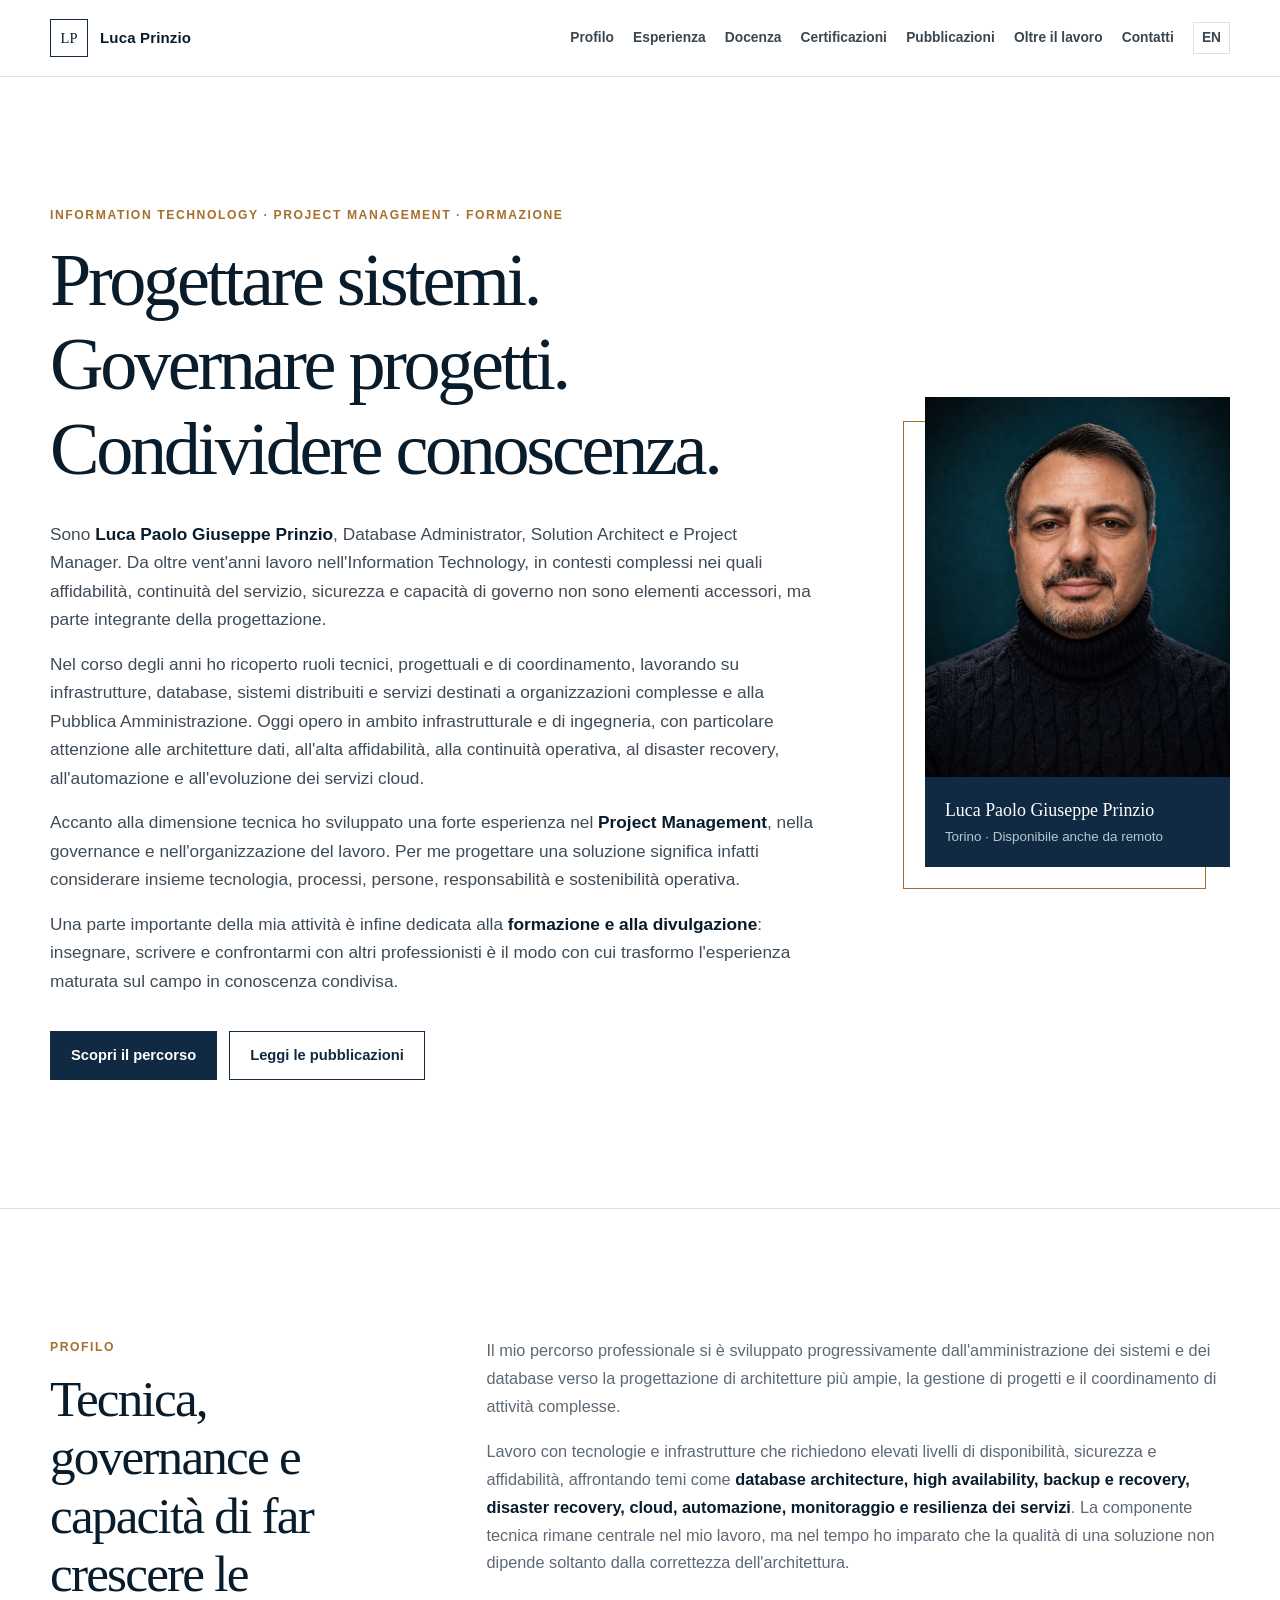
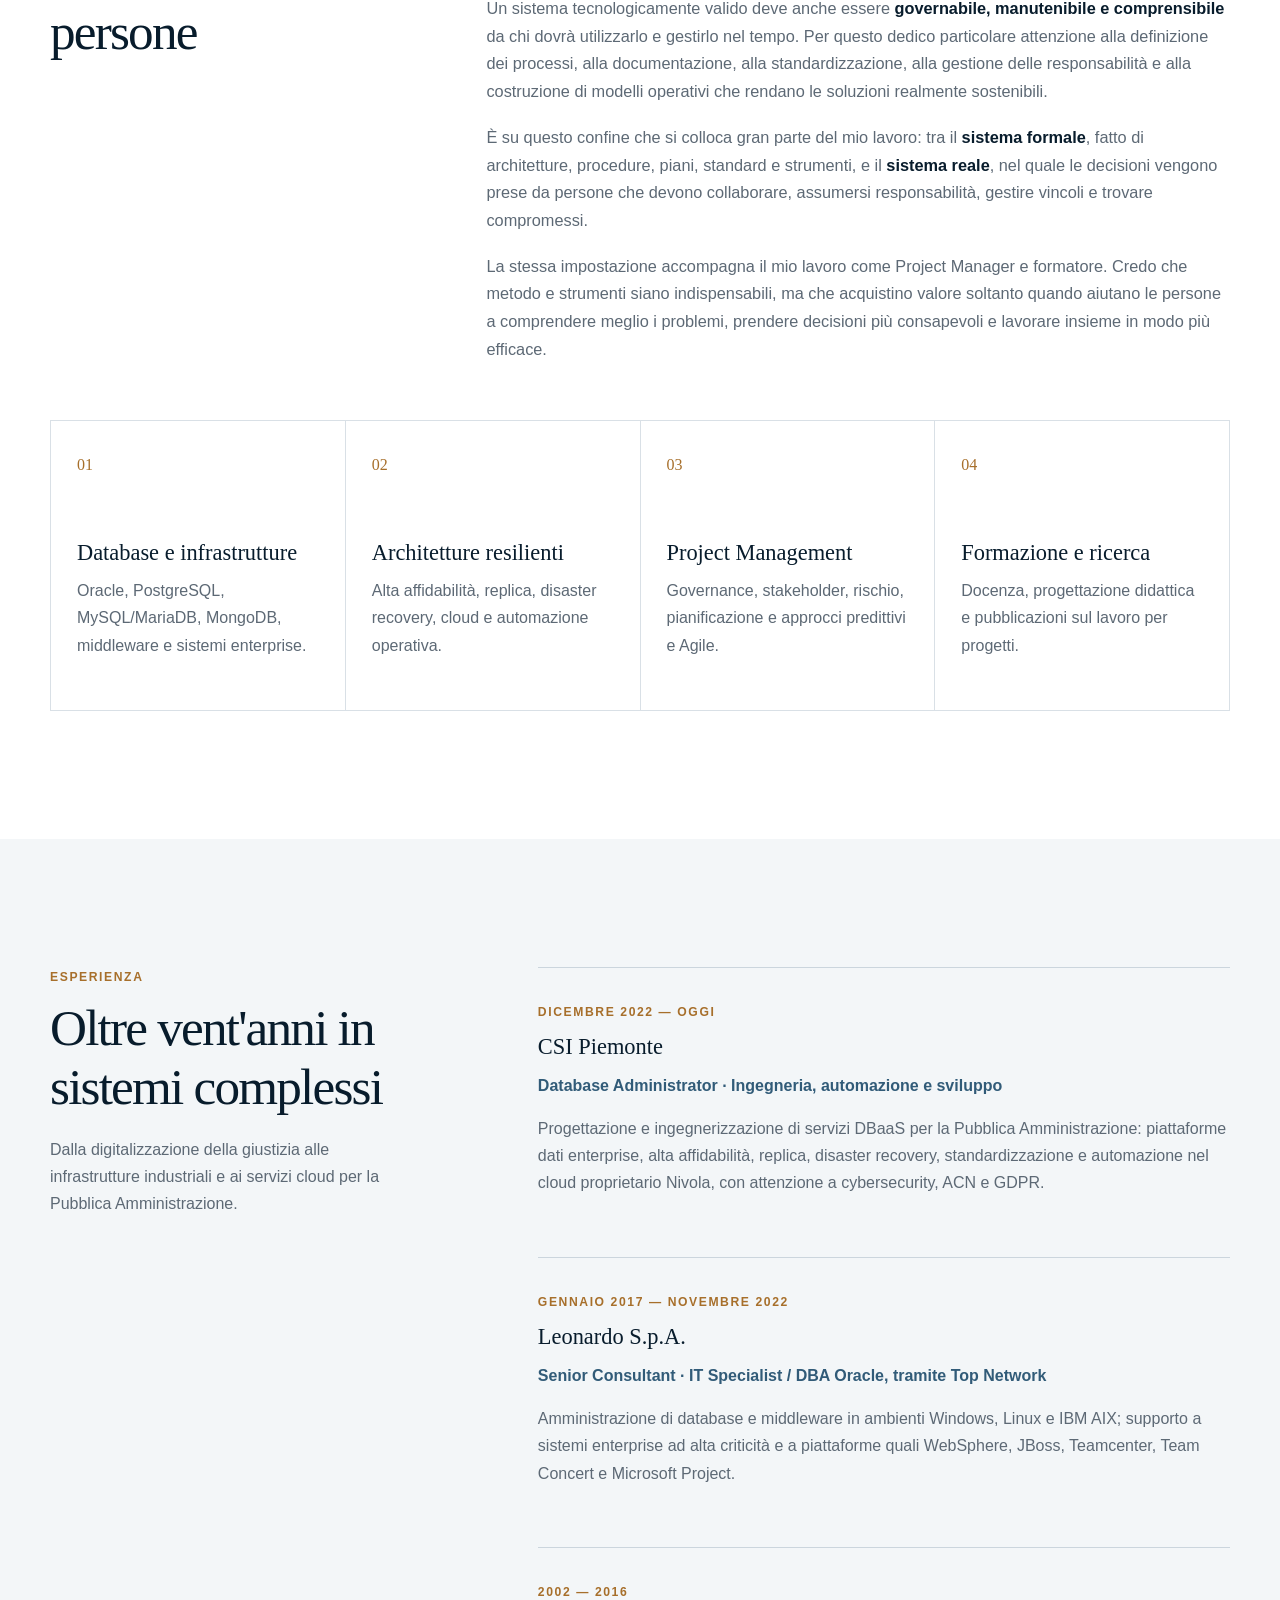
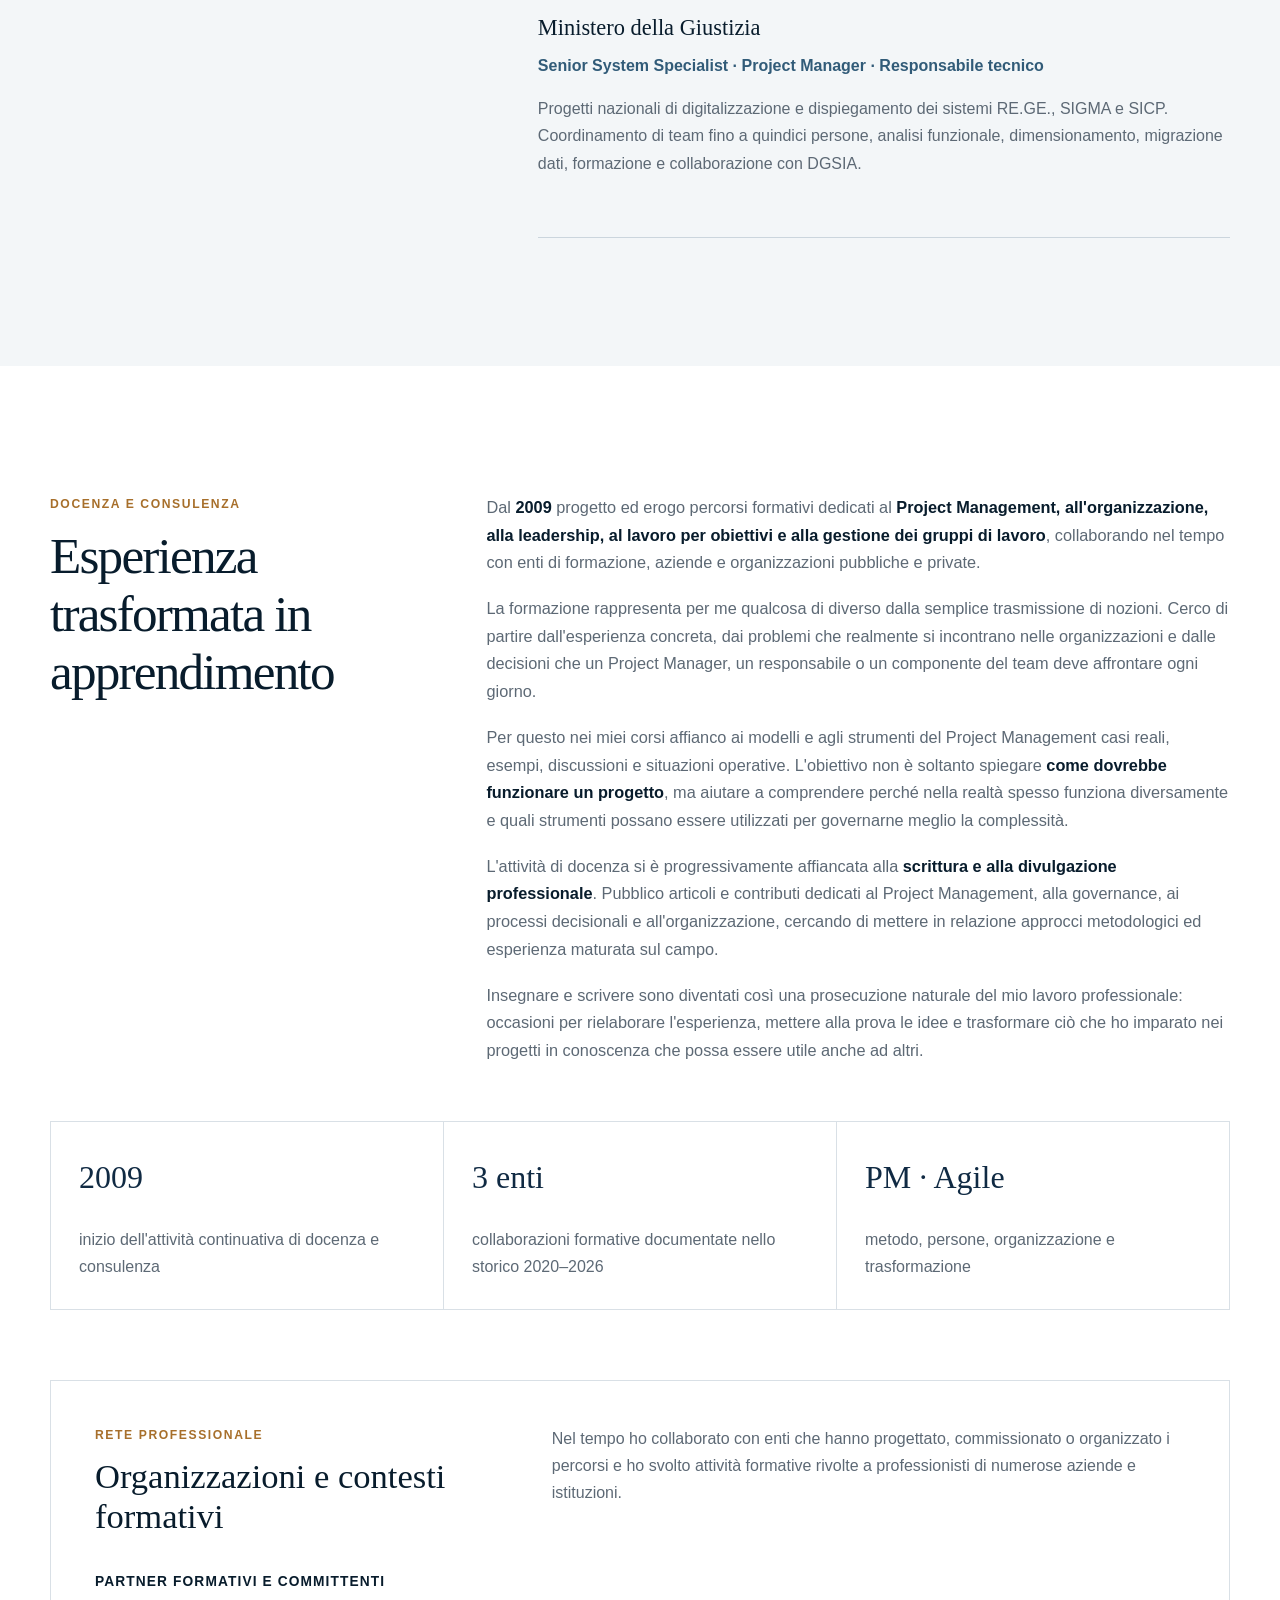
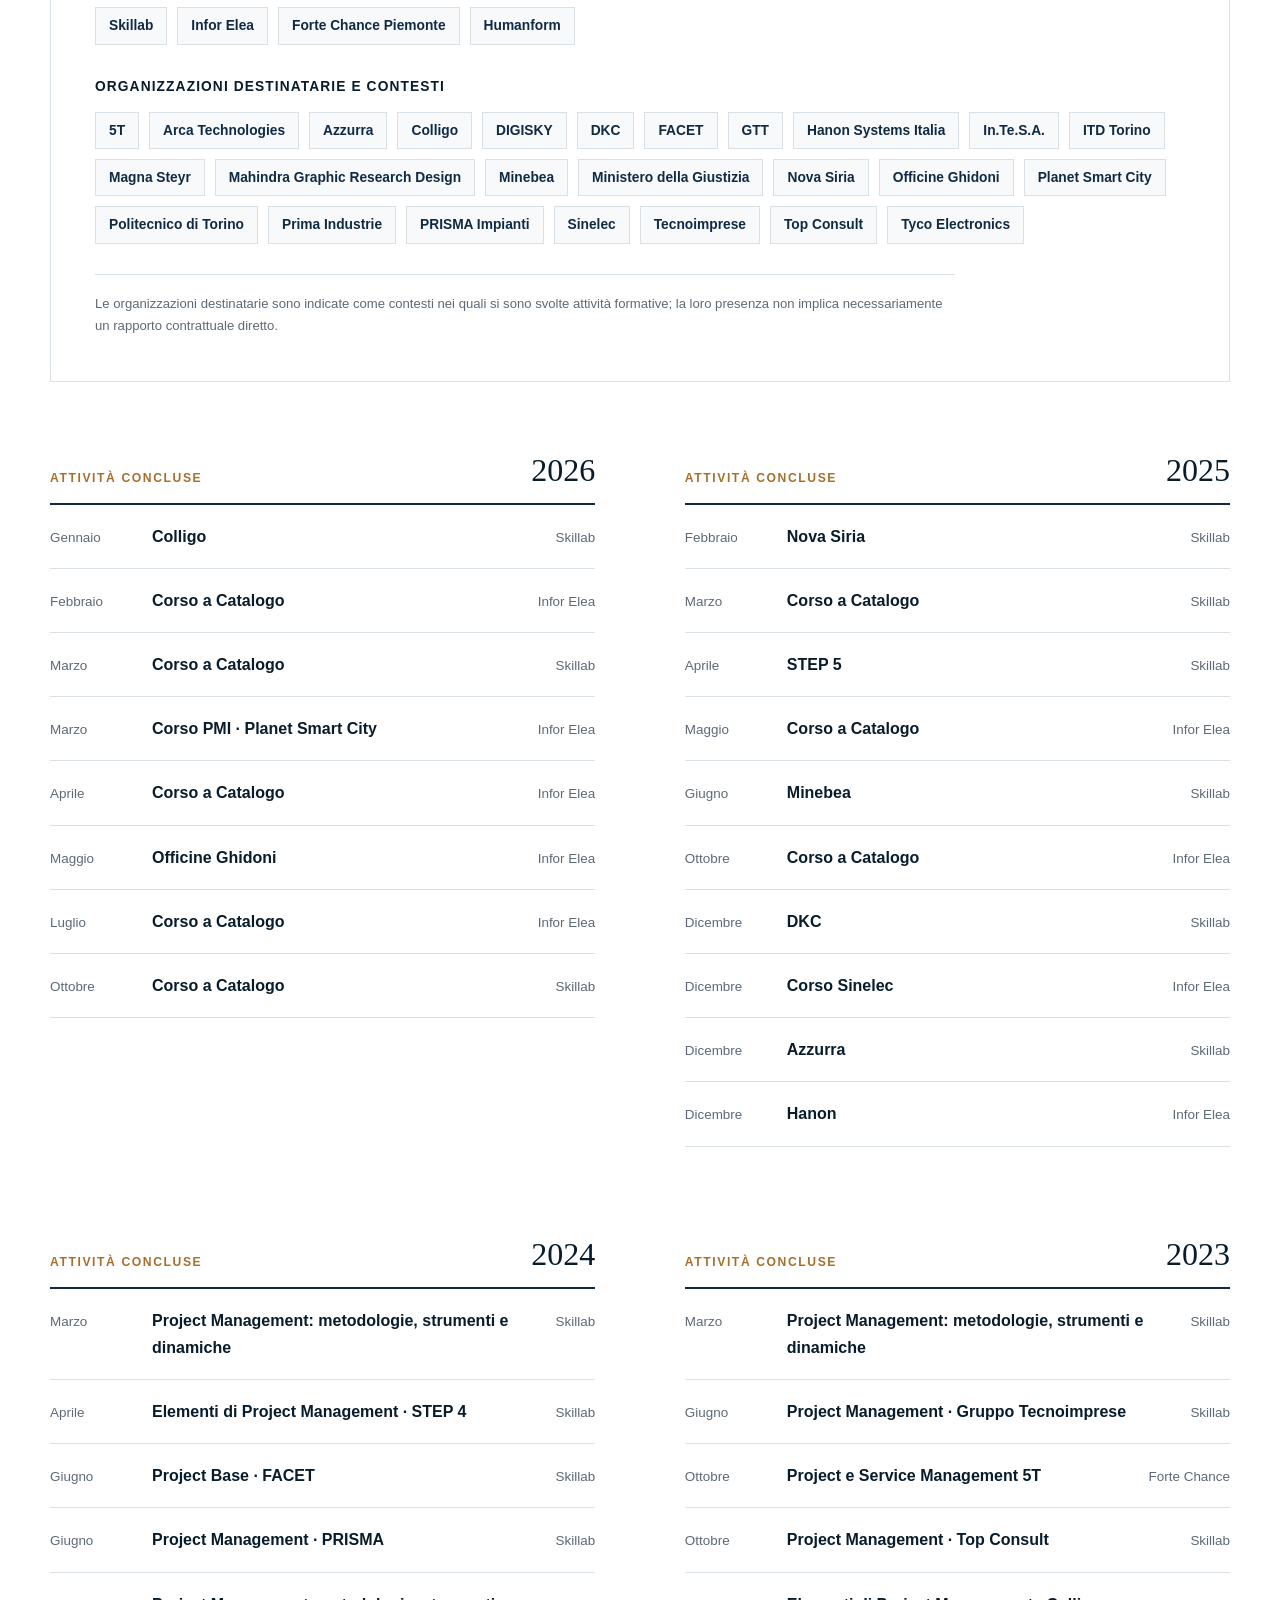
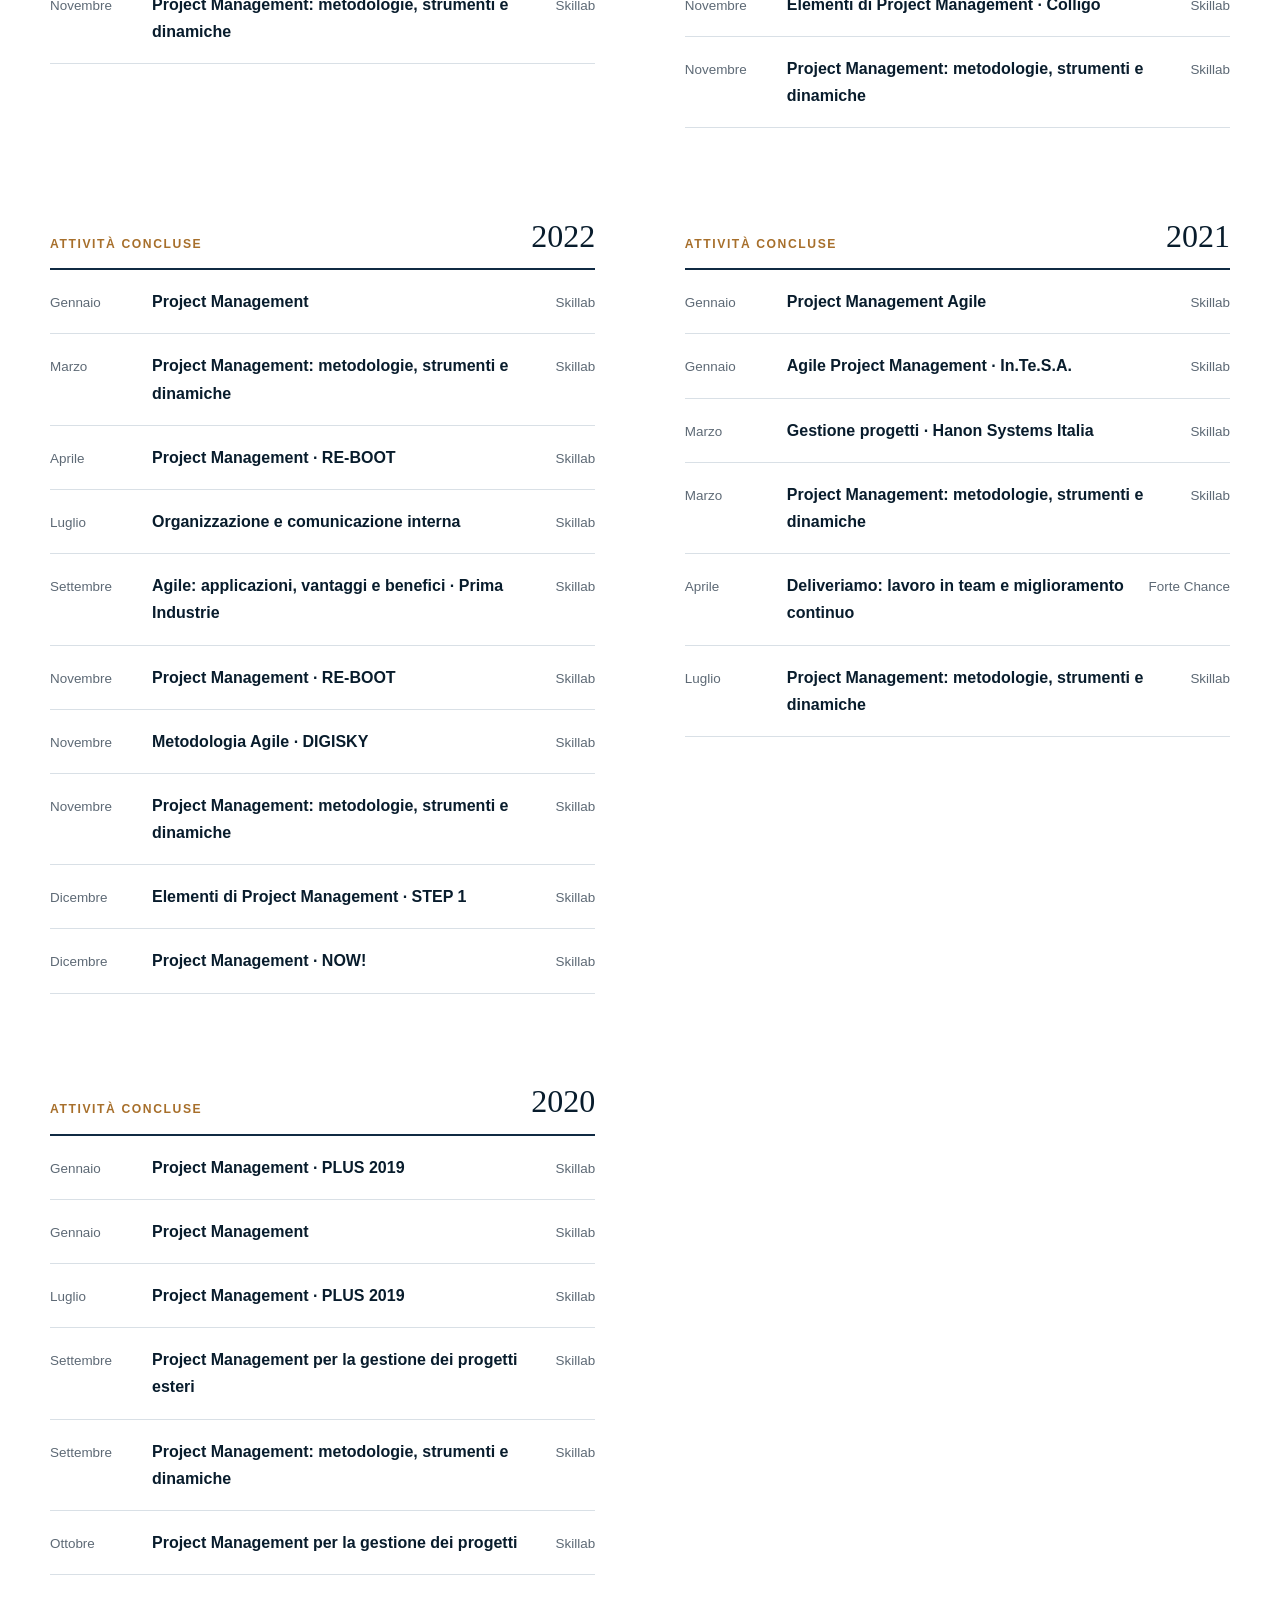
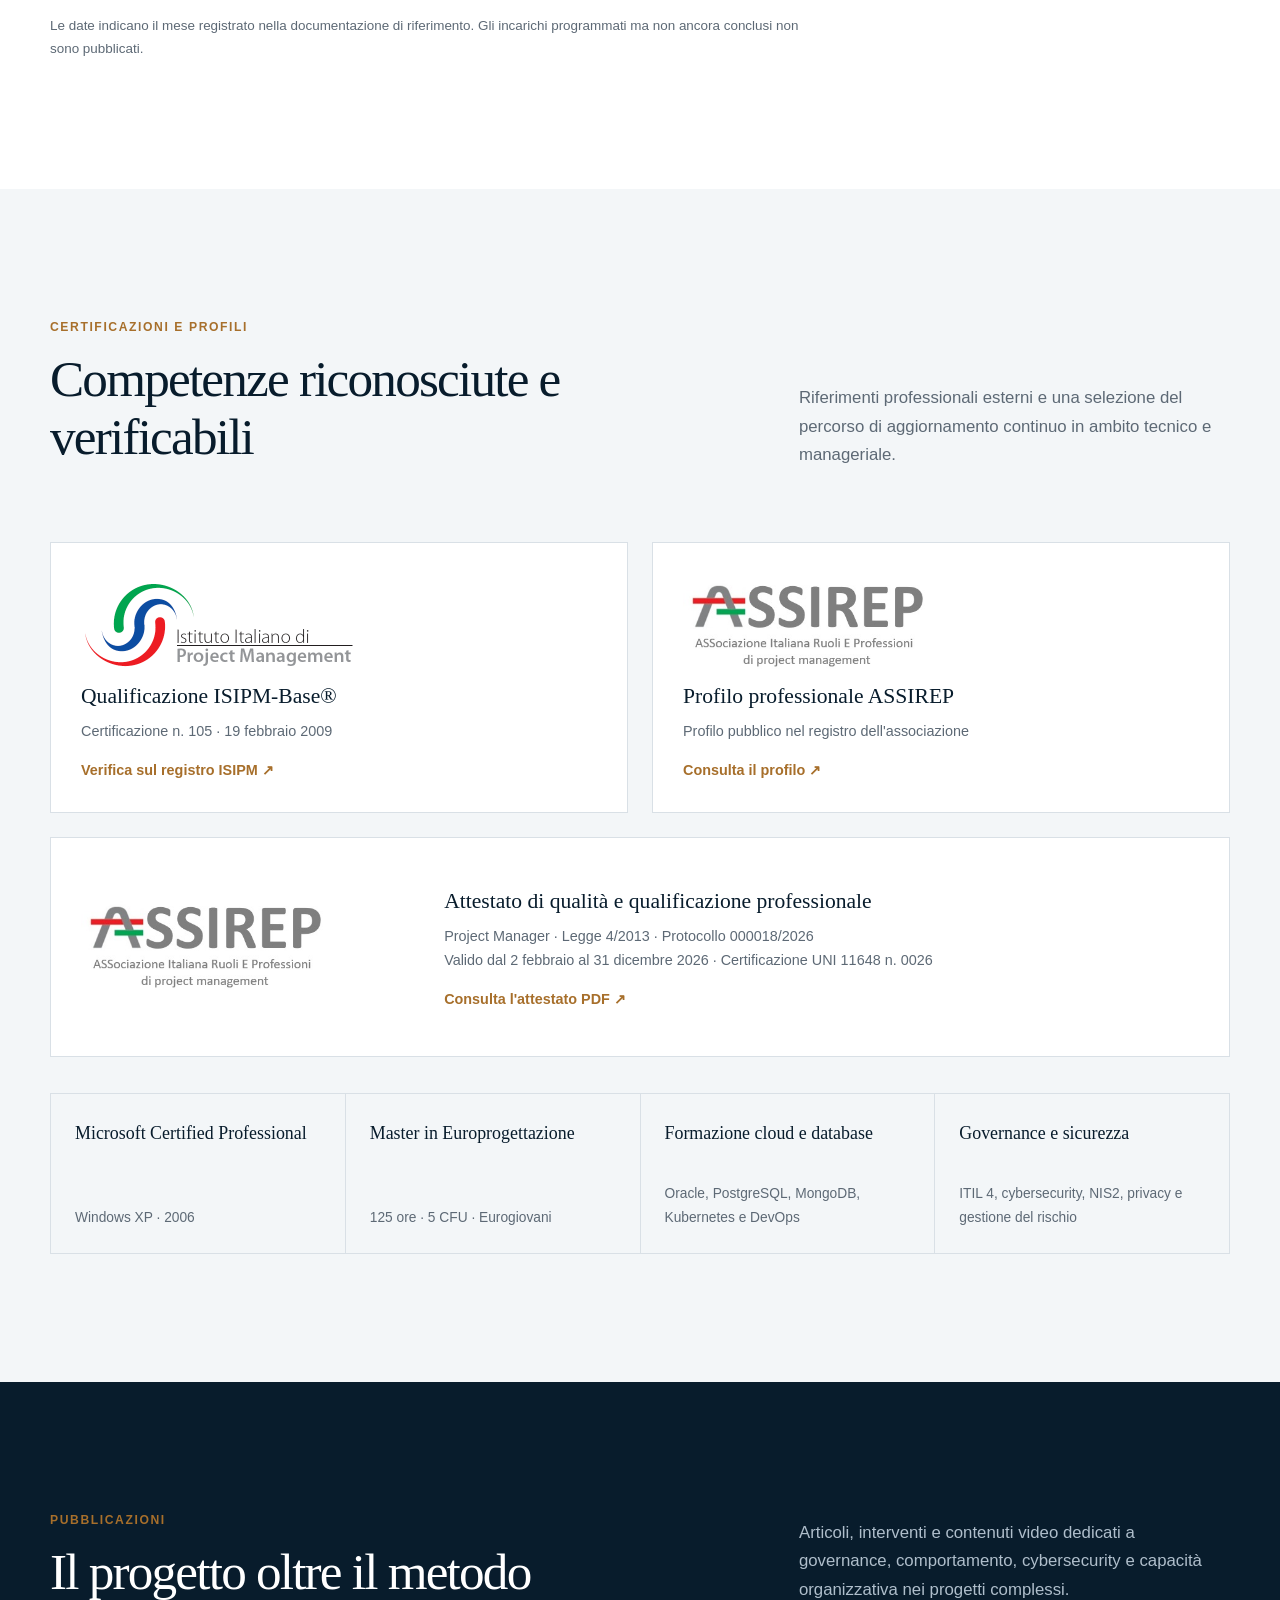
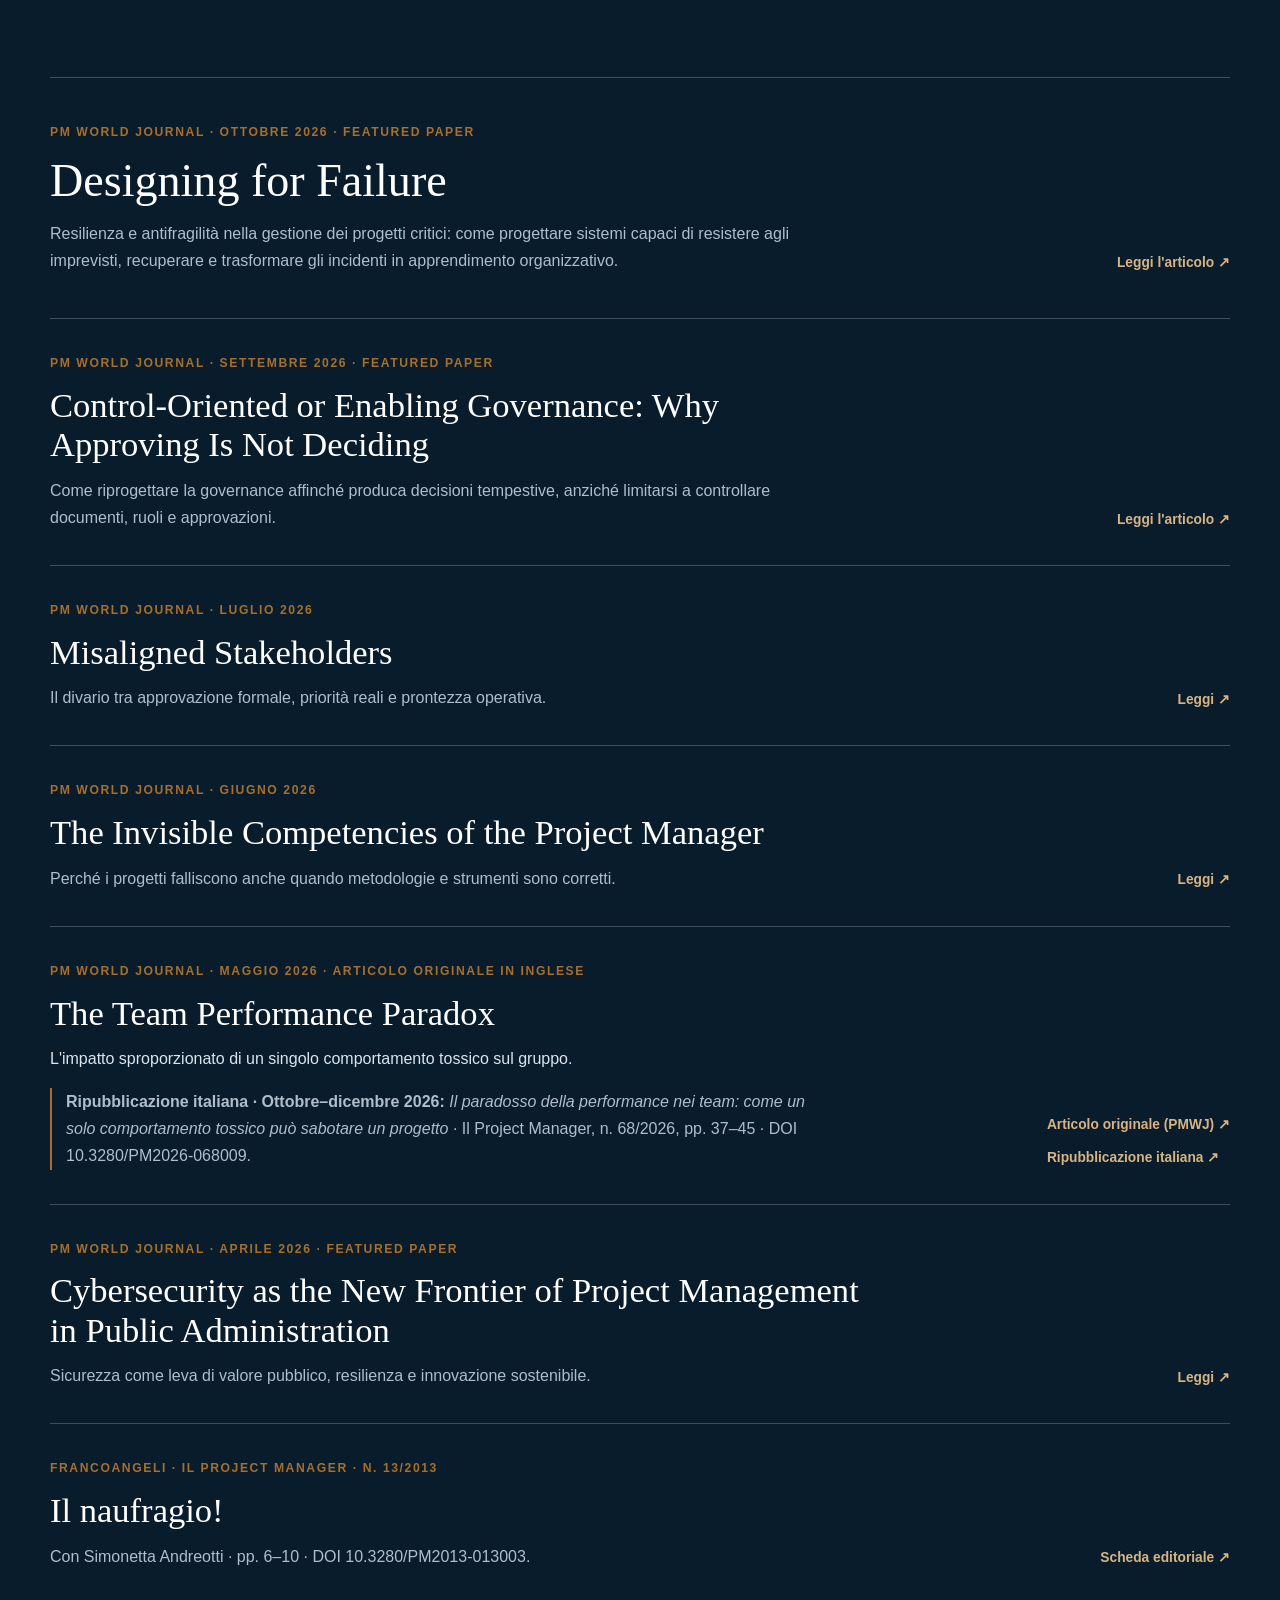
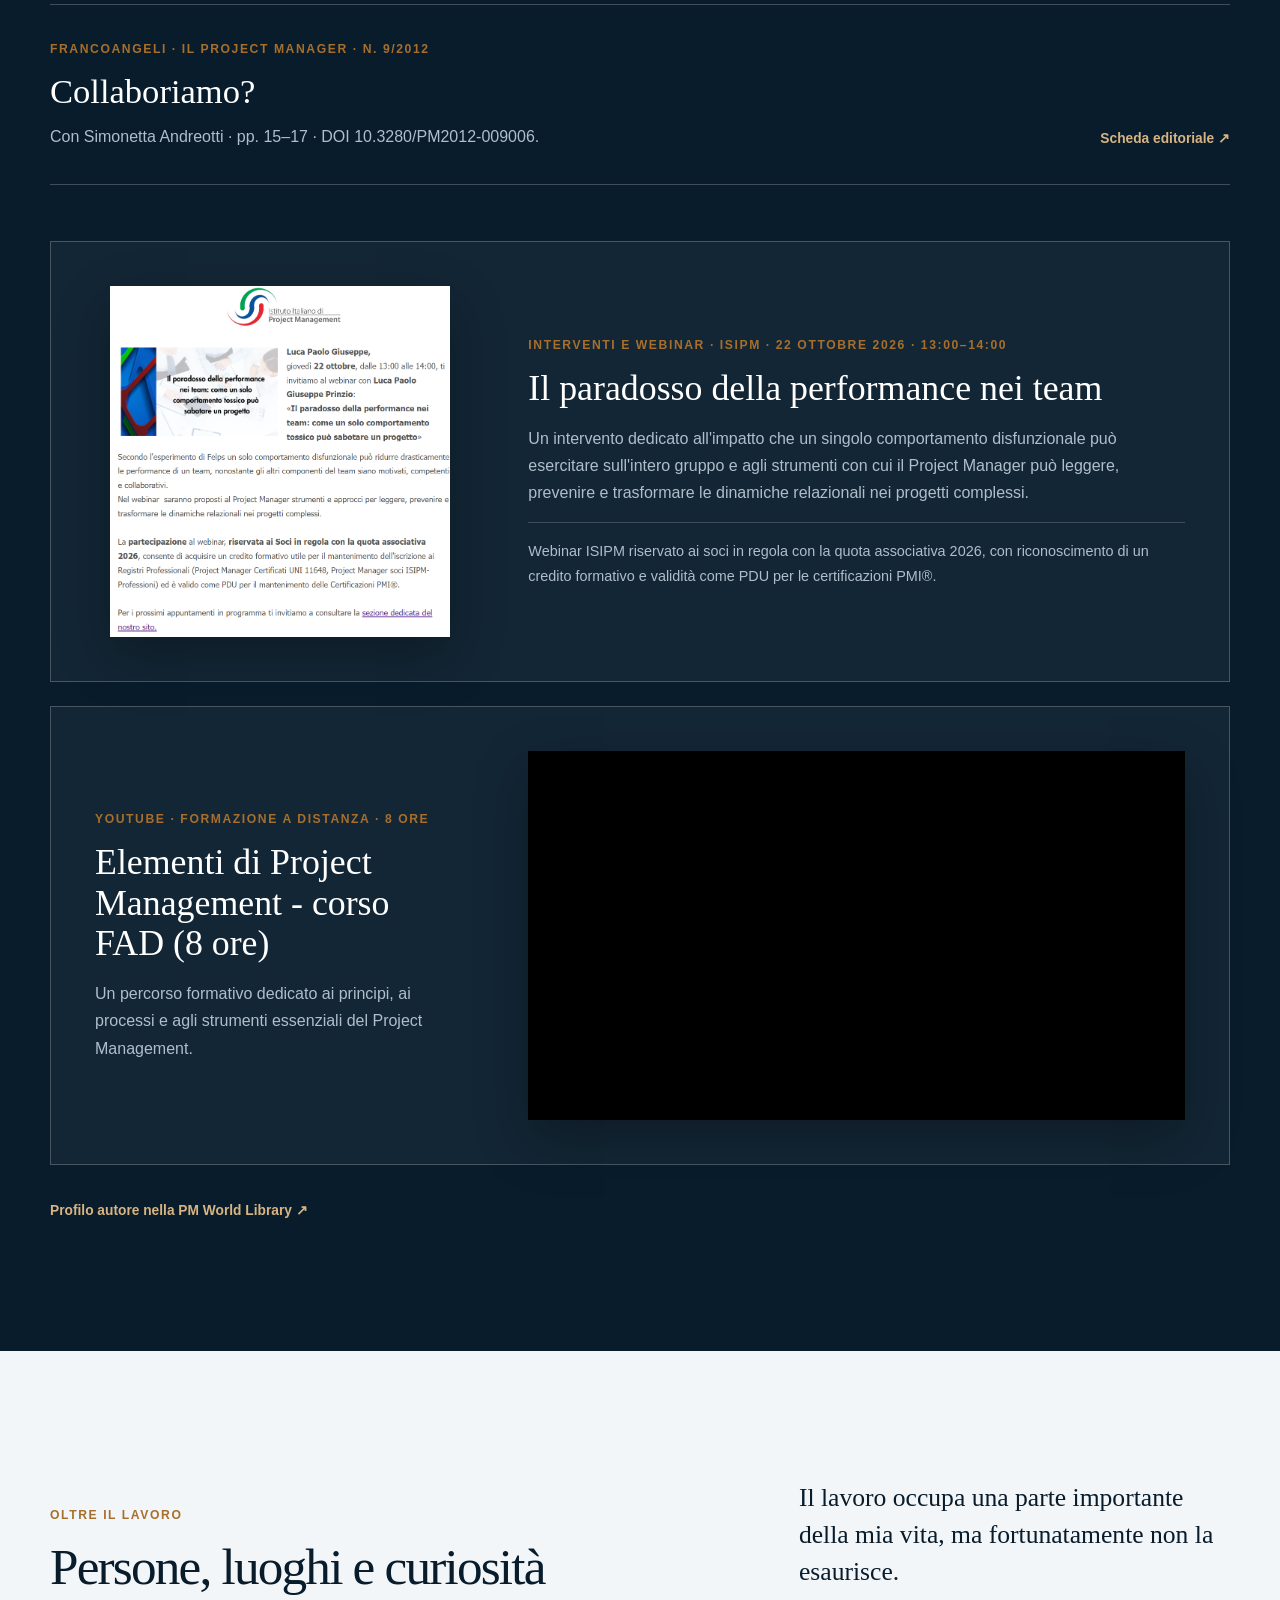
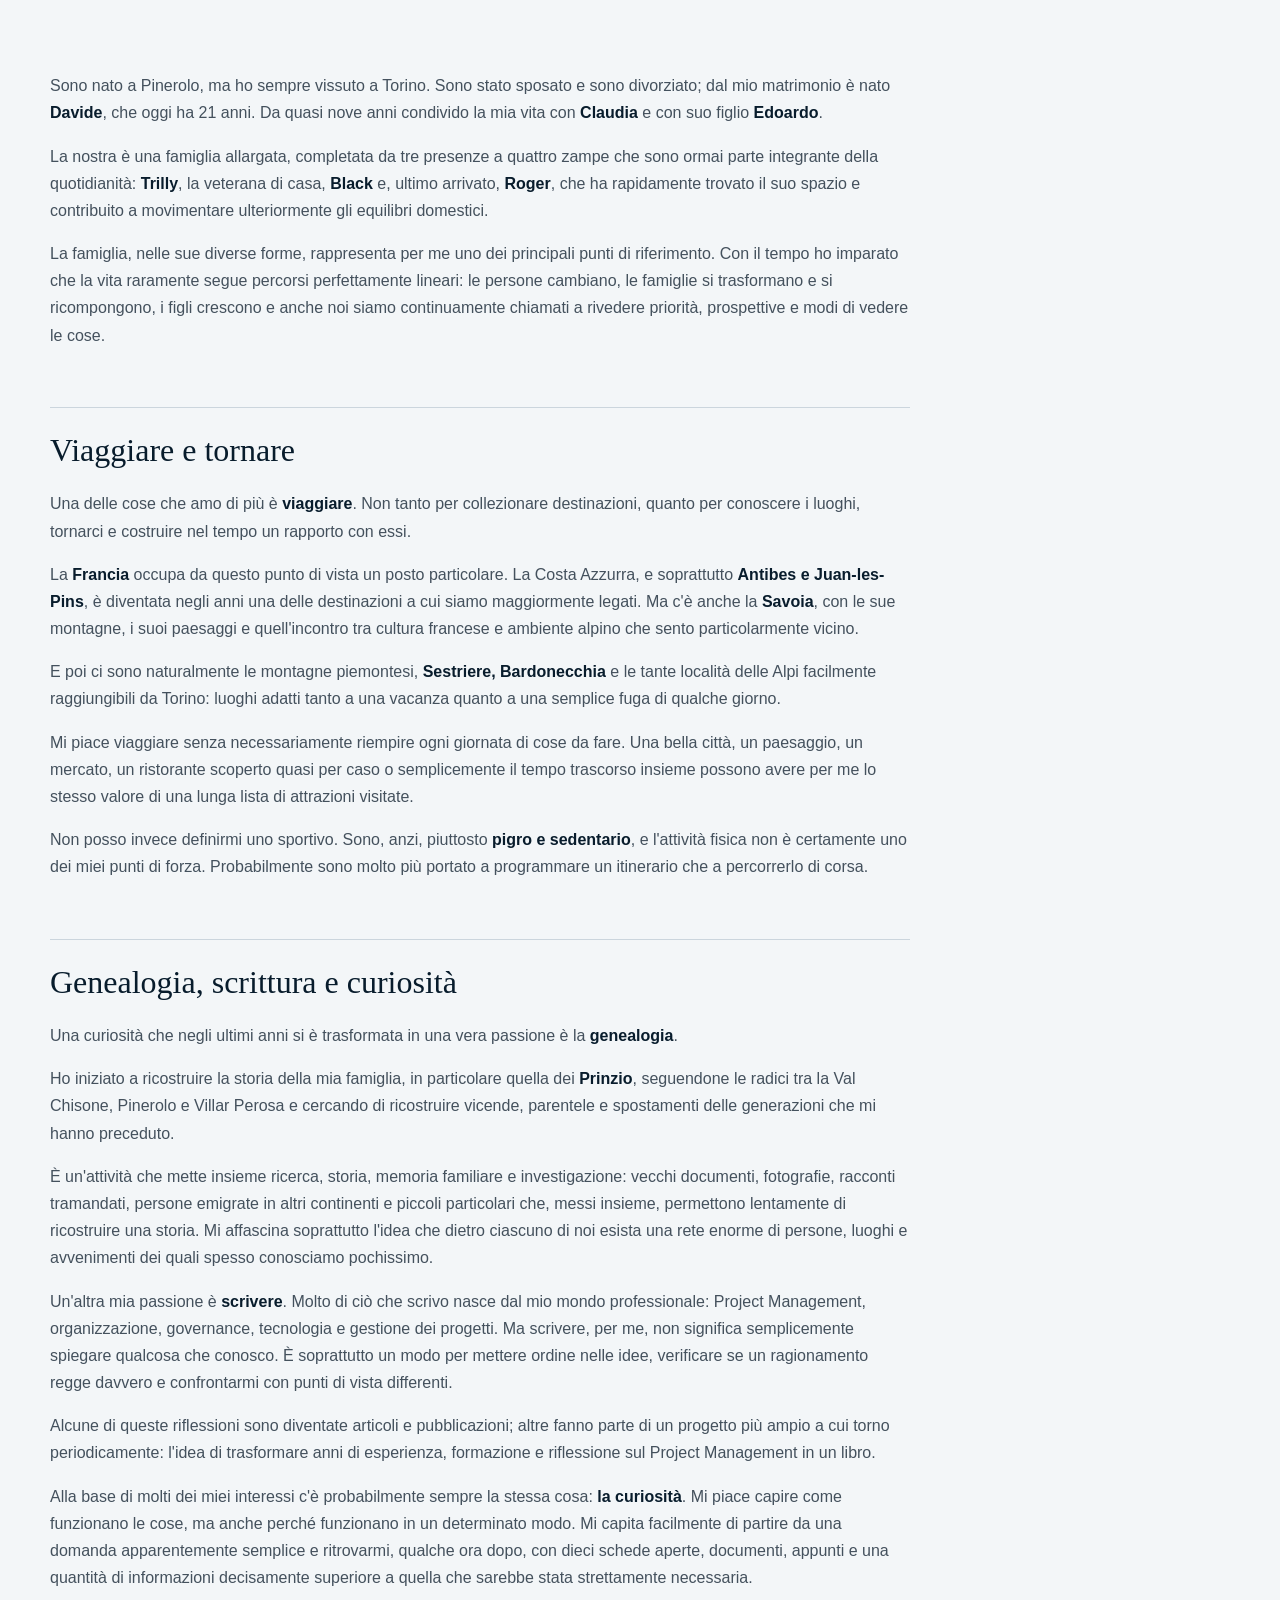
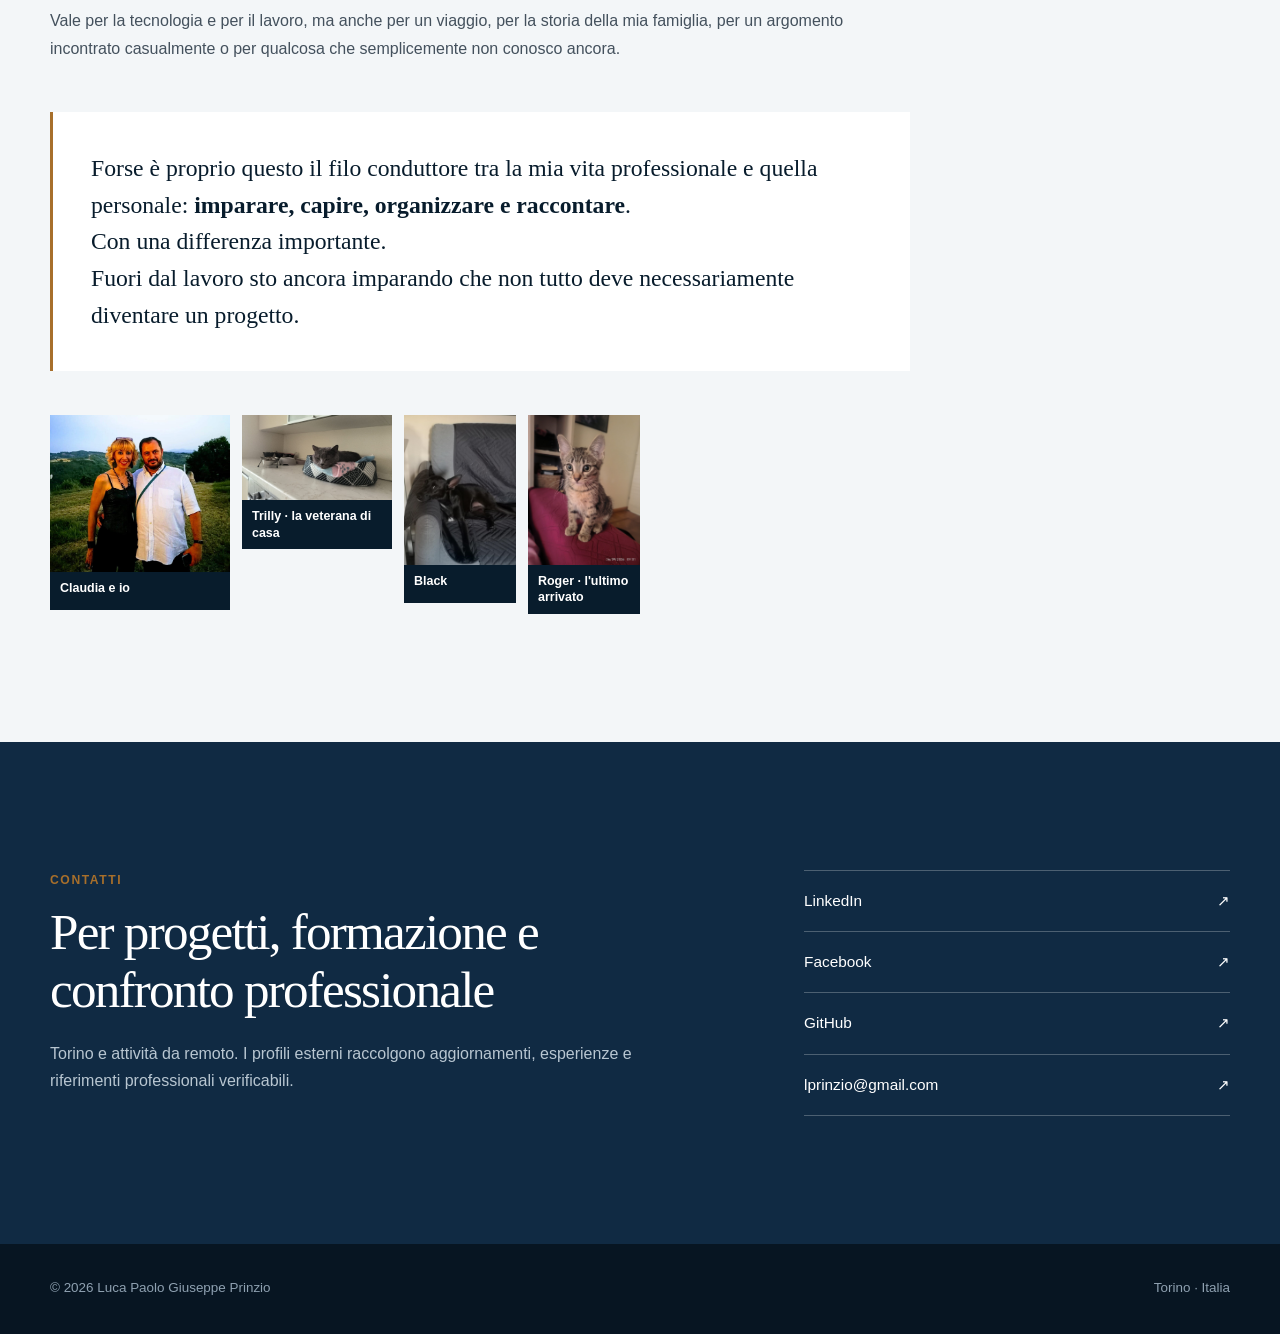
<file: index.html>
<!doctype html>
<html lang="it">
  <head>
    <meta charset="utf-8" />
    <meta name="viewport" content="width=device-width, initial-scale=1" />
    <meta
      name="description"
      content="Profilo professionale di Luca Paolo Giuseppe Prinzio: database, architetture ICT, Project Management, formazione e pubblicazioni."
    />
    <meta name="theme-color" content="#102a43" />
    <meta property="og:title" content="Luca Paolo Giuseppe Prinzio | Profilo professionale" />
    <meta
      property="og:description"
      content="Oltre vent'anni di esperienza tra infrastrutture ICT, Project Management e formazione."
    />
    <meta property="og:type" content="profile" />
    <meta property="og:image" content="assets/luca-prinzio.jpg" />
    <title>Luca Paolo Giuseppe Prinzio | ICT e Project Management</title>
    <link rel="canonical" href="https://lprinzio.github.io/" />
    <link rel="alternate" hreflang="it" href="https://lprinzio.github.io/" />
    <link rel="alternate" hreflang="en" href="https://lprinzio.github.io/en/" />
    <link rel="alternate" hreflang="x-default" href="https://lprinzio.github.io/" />
    <link rel="icon" href="favicon.svg" type="image/svg+xml" />
    <link rel="stylesheet" href="styles.css?v=20261115-1" />
    <script src="script.js" defer></script>
    <script type="application/ld+json">
      {
        "@context": "https://schema.org",
        "@type": "Person",
        "name": "Luca Paolo Giuseppe Prinzio",
        "jobTitle": "Database Administrator, Solution Architect e Project Manager",
        "email": "mailto:lprinzio@gmail.com",
        "url": "https://lprinzio.github.io/",
        "image": "https://lprinzio.github.io/assets/luca-prinzio.jpg",
        "homeLocation": { "@type": "Place", "name": "Torino, Italia" },
        "sameAs": [
          "https://www.linkedin.com/in/lprinzio",
          "https://www.facebook.com/luca.prinzio/",
          "https://github.com/lprinzio",
          "https://assirep.it/profilo/luca-paolo-giuseppe-prinzio/",
          "https://www.isipm.org/certificazioni/certificazioni-individuali/certificazione-isipm-base/lista-certificati/105-prinzio"
        ]
      }
    </script>
  </head>
  <body>
    <a class="skip-link" href="#contenuto">Vai al contenuto</a>

    <header class="site-header">
      <div class="shell header-inner">
        <a class="brand" href="#inizio" aria-label="Torna all'inizio">
          <span class="brand-mark" aria-hidden="true">LP</span>
          <span class="brand-name">Luca Prinzio</span>
        </a>

        <button class="menu-toggle" type="button" aria-expanded="false" aria-controls="menu-principale">
          <span class="sr-only">Apri il menu</span>
          <span aria-hidden="true"></span>
          <span aria-hidden="true"></span>
          <span aria-hidden="true"></span>
        </button>

        <nav id="menu-principale" class="main-nav" aria-label="Navigazione principale">
          <a href="#profilo">Profilo</a>
          <a href="#esperienza">Esperienza</a>
          <a href="#formazione">Docenza</a>
          <a href="#certificazioni">Certificazioni</a>
          <a href="#pubblicazioni">Pubblicazioni</a>
          <a href="#oltre-il-lavoro">Oltre il lavoro</a>
          <a href="#contatti">Contatti</a>
          <a class="language-link" href="en/" hreflang="en" lang="en" aria-label="English version">EN</a>
        </nav>
      </div>
    </header>

    <main id="contenuto">
      <section id="inizio" class="hero section-pad">
        <div class="shell hero-grid">
          <div class="hero-copy">
            <p class="eyebrow">Information Technology · Project Management · Formazione</p>
            <h1>Progettare sistemi. Governare progetti. Condividere conoscenza.</h1>
            <div class="hero-intro">
              <p>
                Sono <strong>Luca Paolo Giuseppe Prinzio</strong>, Database Administrator, Solution
                Architect e Project Manager. Da oltre vent'anni lavoro nell'Information Technology,
                in contesti complessi nei quali affidabilità, continuità del servizio, sicurezza e
                capacità di governo non sono elementi accessori, ma parte integrante della progettazione.
              </p>
              <p>
                Nel corso degli anni ho ricoperto ruoli tecnici, progettuali e di coordinamento,
                lavorando su infrastrutture, database, sistemi distribuiti e servizi destinati a
                organizzazioni complesse e alla Pubblica Amministrazione. Oggi opero in ambito
                infrastrutturale e di ingegneria, con particolare attenzione alle architetture dati,
                all'alta affidabilità, alla continuità operativa, al disaster recovery,
                all'automazione e all'evoluzione dei servizi cloud.
              </p>
              <p>
                Accanto alla dimensione tecnica ho sviluppato una forte esperienza nel
                <strong>Project Management</strong>, nella governance e nell'organizzazione del
                lavoro. Per me progettare una soluzione significa infatti considerare insieme
                tecnologia, processi, persone, responsabilità e sostenibilità operativa.
              </p>
              <p>
                Una parte importante della mia attività è infine dedicata alla
                <strong>formazione e alla divulgazione</strong>: insegnare, scrivere e confrontarmi
                con altri professionisti è il modo con cui trasformo l'esperienza maturata sul
                campo in conoscenza condivisa.
              </p>
            </div>
            <div class="hero-actions">
              <a class="button button-primary" href="#esperienza">Scopri il percorso</a>
              <a class="button button-secondary" href="#pubblicazioni">Leggi le pubblicazioni</a>
            </div>
          </div>

          <figure class="portrait-card">
            <img
              src="assets/luca-prinzio.jpg"
              alt="Ritratto di Luca Paolo Giuseppe Prinzio"
              width="960"
              height="1198"
            />
            <figcaption>
              <strong>Luca Paolo Giuseppe Prinzio</strong>
              <span>Torino · Disponibile anche da remoto</span>
            </figcaption>
          </figure>
        </div>
      </section>

      <section id="profilo" class="section-pad section-rule">
        <div class="shell">
          <div class="section-heading two-col-heading narrative-heading">
            <div>
              <p class="eyebrow">Profilo</p>
              <h2>Tecnica, governance e capacità di far crescere le persone</h2>
            </div>
            <div class="section-narrative">
              <p>
                Il mio percorso professionale si è sviluppato progressivamente
                dall'amministrazione dei sistemi e dei database verso la progettazione di
                architetture più ampie, la gestione di progetti e il coordinamento di attività
                complesse.
              </p>
              <p>
                Lavoro con tecnologie e infrastrutture che richiedono elevati livelli di
                disponibilità, sicurezza e affidabilità, affrontando temi come
                <strong>database architecture, high availability, backup e recovery, disaster
                recovery, cloud, automazione, monitoraggio e resilienza dei servizi</strong>. La
                componente tecnica rimane centrale nel mio lavoro, ma nel tempo ho imparato che la
                qualità di una soluzione non dipende soltanto dalla correttezza dell'architettura.
              </p>
              <p>
                Un sistema tecnologicamente valido deve anche essere <strong>governabile,
                manutenibile e comprensibile</strong> da chi dovrà utilizzarlo e gestirlo nel tempo.
                Per questo dedico particolare attenzione alla definizione dei processi, alla
                documentazione, alla standardizzazione, alla gestione delle responsabilità e alla
                costruzione di modelli operativi che rendano le soluzioni realmente sostenibili.
              </p>
              <p>
                È su questo confine che si colloca gran parte del mio lavoro: tra il
                <strong>sistema formale</strong>, fatto di architetture, procedure, piani, standard
                e strumenti, e il <strong>sistema reale</strong>, nel quale le decisioni vengono
                prese da persone che devono collaborare, assumersi responsabilità, gestire vincoli
                e trovare compromessi.
              </p>
              <p>
                La stessa impostazione accompagna il mio lavoro come Project Manager e formatore.
                Credo che metodo e strumenti siano indispensabili, ma che acquistino valore
                soltanto quando aiutano le persone a comprendere meglio i problemi, prendere
                decisioni più consapevoli e lavorare insieme in modo più efficace.
              </p>
            </div>
          </div>

          <div class="expertise-grid">
            <article class="expertise-card">
              <p class="index">01</p>
              <h3>Database e infrastrutture</h3>
              <p>Oracle, PostgreSQL, MySQL/MariaDB, MongoDB, middleware e sistemi enterprise.</p>
            </article>
            <article class="expertise-card">
              <p class="index">02</p>
              <h3>Architetture resilienti</h3>
              <p>Alta affidabilità, replica, disaster recovery, cloud e automazione operativa.</p>
            </article>
            <article class="expertise-card">
              <p class="index">03</p>
              <h3>Project Management</h3>
              <p>Governance, stakeholder, rischio, pianificazione e approcci predittivi e Agile.</p>
            </article>
            <article class="expertise-card">
              <p class="index">04</p>
              <h3>Formazione e ricerca</h3>
              <p>Docenza, progettazione didattica e pubblicazioni sul lavoro per progetti.</p>
            </article>
          </div>
        </div>
      </section>

      <section id="esperienza" class="section-pad section-tint">
        <div class="shell content-grid">
          <div class="section-heading sticky-heading">
            <p class="eyebrow">Esperienza</p>
            <h2>Oltre vent'anni in sistemi complessi</h2>
            <p>
              Dalla digitalizzazione della giustizia alle infrastrutture industriali e ai servizi
              cloud per la Pubblica Amministrazione.
            </p>
          </div>

          <div class="timeline">
            <article class="timeline-item">
              <p class="timeline-date">Dicembre 2022 — oggi</p>
              <h3>CSI Piemonte</h3>
              <p class="role">Database Administrator · Ingegneria, automazione e sviluppo</p>
              <p>
                Progettazione e ingegnerizzazione di servizi DBaaS per la Pubblica Amministrazione:
                piattaforme dati enterprise, alta affidabilità, replica, disaster recovery,
                standardizzazione e automazione nel cloud proprietario Nivola, con attenzione a
                cybersecurity, ACN e GDPR.
              </p>
            </article>

            <article class="timeline-item">
              <p class="timeline-date">Gennaio 2017 — novembre 2022</p>
              <h3>Leonardo S.p.A.</h3>
              <p class="role">Senior Consultant · IT Specialist / DBA Oracle, tramite Top Network</p>
              <p>
                Amministrazione di database e middleware in ambienti Windows, Linux e IBM AIX;
                supporto a sistemi enterprise ad alta criticità e a piattaforme quali WebSphere,
                JBoss, Teamcenter, Team Concert e Microsoft Project.
              </p>
            </article>

            <article class="timeline-item">
              <p class="timeline-date">2002 — 2016</p>
              <h3>Ministero della Giustizia</h3>
              <p class="role">Senior System Specialist · Project Manager · Responsabile tecnico</p>
              <p>
                Progetti nazionali di digitalizzazione e dispiegamento dei sistemi RE.GE., SIGMA e
                SICP. Coordinamento di team fino a quindici persone, analisi funzionale,
                dimensionamento, migrazione dati, formazione e collaborazione con DGSIA.
              </p>
            </article>
          </div>
        </div>
      </section>

      <section id="formazione" class="section-pad">
        <div class="shell">
          <div class="section-heading two-col-heading narrative-heading">
            <div>
              <p class="eyebrow">Docenza e consulenza</p>
              <h2>Esperienza trasformata in apprendimento</h2>
            </div>
            <div class="section-narrative">
              <p>
                Dal <strong>2009</strong> progetto ed erogo percorsi formativi dedicati al
                <strong>Project Management, all'organizzazione, alla leadership, al lavoro per
                obiettivi e alla gestione dei gruppi di lavoro</strong>, collaborando nel tempo con
                enti di formazione, aziende e organizzazioni pubbliche e private.
              </p>
              <p>
                La formazione rappresenta per me qualcosa di diverso dalla semplice trasmissione
                di nozioni. Cerco di partire dall'esperienza concreta, dai problemi che realmente si
                incontrano nelle organizzazioni e dalle decisioni che un Project Manager, un
                responsabile o un componente del team deve affrontare ogni giorno.
              </p>
              <p>
                Per questo nei miei corsi affianco ai modelli e agli strumenti del Project
                Management casi reali, esempi, discussioni e situazioni operative. L'obiettivo non
                è soltanto spiegare <strong>come dovrebbe funzionare un progetto</strong>, ma
                aiutare a comprendere perché nella realtà spesso funziona diversamente e quali
                strumenti possano essere utilizzati per governarne meglio la complessità.
              </p>
              <p>
                L'attività di docenza si è progressivamente affiancata alla <strong>scrittura e alla
                divulgazione professionale</strong>. Pubblico articoli e contributi dedicati al
                Project Management, alla governance, ai processi decisionali e all'organizzazione,
                cercando di mettere in relazione approcci metodologici ed esperienza maturata sul
                campo.
              </p>
              <p>
                Insegnare e scrivere sono diventati così una prosecuzione naturale del mio lavoro
                professionale: occasioni per rielaborare l'esperienza, mettere alla prova le idee e
                trasformare ciò che ho imparato nei progetti in conoscenza che possa essere utile
                anche ad altri.
              </p>
            </div>
          </div>

          <div class="training-summary">
            <article>
              <p class="summary-value">2009</p>
              <p>inizio dell'attività continuativa di docenza e consulenza</p>
            </article>
            <article>
              <p class="summary-value">3 enti</p>
              <p>collaborazioni formative documentate nello storico 2020–2026</p>
            </article>
            <article>
              <p class="summary-value">PM · Agile</p>
              <p>metodo, persone, organizzazione e trasformazione</p>
            </article>
          </div>

          <section class="training-contexts" aria-labelledby="contesti-formativi">
            <div class="training-contexts-heading">
              <p class="eyebrow">Rete professionale</p>
              <h3 id="contesti-formativi">Organizzazioni e contesti formativi</h3>
              <p>
                Nel tempo ho collaborato con enti che hanno progettato, commissionato o organizzato
                i percorsi e ho svolto attività formative rivolte a professionisti di numerose
                aziende e istituzioni.
              </p>
            </div>

            <div class="context-group">
              <h4>Partner formativi e committenti</h4>
              <ul class="organization-list" aria-label="Partner formativi e committenti">
                <li>Skillab</li>
                <li>Infor Elea</li>
                <li>Forte Chance Piemonte</li>
                <li>Humanform</li>
              </ul>
            </div>

            <div class="context-group">
              <h4>Organizzazioni destinatarie e contesti</h4>
              <ul class="organization-list" aria-label="Organizzazioni destinatarie e contesti formativi">
                <li>5T</li>
                <li>Arca Technologies</li>
                <li>Azzurra</li>
                <li>Colligo</li>
                <li>DIGISKY</li>
                <li>DKC</li>
                <li>FACET</li>
                <li>GTT</li>
                <li>Hanon Systems Italia</li>
                <li>In.Te.S.A.</li>
                <li>ITD Torino</li>
                <li>Magna Steyr</li>
                <li>Mahindra Graphic Research Design</li>
                <li>Minebea</li>
                <li>Ministero della Giustizia</li>
                <li>Nova Siria</li>
                <li>Officine Ghidoni</li>
                <li>Planet Smart City</li>
                <li>Politecnico di Torino</li>
                <li>Prima Industrie</li>
                <li>PRISMA Impianti</li>
                <li>Sinelec</li>
                <li>Tecnoimprese</li>
                <li>Top Consult</li>
                <li>Tyco Electronics</li>
              </ul>
            </div>

            <p class="context-note">
              Le organizzazioni destinatarie sono indicate come contesti nei quali si sono svolte
              attività formative; la loro presenza non implica necessariamente un rapporto
              contrattuale diretto.
            </p>
          </section>

          <div class="teaching-history">
            <section class="teaching-year" aria-labelledby="corsi-2026">
              <div class="year-heading">
                <p class="eyebrow">Attività concluse</p>
                <h3 id="corsi-2026">2026</h3>
              </div>
              <ol class="engagement-list">
                <li><time datetime="2026-01">Gennaio</time><strong>Colligo</strong><span>Skillab</span></li>
                <li><time datetime="2026-02">Febbraio</time><strong>Corso a Catalogo</strong><span>Infor Elea</span></li>
                <li><time datetime="2026-03">Marzo</time><strong>Corso a Catalogo</strong><span>Skillab</span></li>
                <li><time datetime="2026-03">Marzo</time><strong>Corso PMI · Planet Smart City</strong><span>Infor Elea</span></li>
                <li><time datetime="2026-04">Aprile</time><strong>Corso a Catalogo</strong><span>Infor Elea</span></li>
                <li><time datetime="2026-05">Maggio</time><strong>Officine Ghidoni</strong><span>Infor Elea</span></li>
                <li><time datetime="2026-07">Luglio</time><strong>Corso a Catalogo</strong><span>Infor Elea</span></li>
                <li><time datetime="2026-10">Ottobre</time><strong>Corso a Catalogo</strong><span>Skillab</span></li>
              </ol>
            </section>

            <section class="teaching-year" aria-labelledby="corsi-2025">
              <div class="year-heading">
                <p class="eyebrow">Attività concluse</p>
                <h3 id="corsi-2025">2025</h3>
              </div>
              <ol class="engagement-list">
                <li><time datetime="2025-02">Febbraio</time><strong>Nova Siria</strong><span>Skillab</span></li>
                <li><time datetime="2025-03">Marzo</time><strong>Corso a Catalogo</strong><span>Skillab</span></li>
                <li><time datetime="2025-04">Aprile</time><strong>STEP 5</strong><span>Skillab</span></li>
                <li><time datetime="2025-05">Maggio</time><strong>Corso a Catalogo</strong><span>Infor Elea</span></li>
                <li><time datetime="2025-06">Giugno</time><strong>Minebea</strong><span>Skillab</span></li>
                <li><time datetime="2025-10">Ottobre</time><strong>Corso a Catalogo</strong><span>Infor Elea</span></li>
                <li><time datetime="2025-12">Dicembre</time><strong>DKC</strong><span>Skillab</span></li>
                <li><time datetime="2025-12">Dicembre</time><strong>Corso Sinelec</strong><span>Infor Elea</span></li>
                <li><time datetime="2025-12">Dicembre</time><strong>Azzurra</strong><span>Skillab</span></li>
                <li><time datetime="2025-12">Dicembre</time><strong>Hanon</strong><span>Infor Elea</span></li>
              </ol>
            </section>

            <section class="teaching-year" aria-labelledby="corsi-2024">
              <div class="year-heading">
                <p class="eyebrow">Attività concluse</p>
                <h3 id="corsi-2024">2024</h3>
              </div>
              <ol class="engagement-list">
                <li><time datetime="2024-03">Marzo</time><strong>Project Management: metodologie, strumenti e dinamiche</strong><span>Skillab</span></li>
                <li><time datetime="2024-04">Aprile</time><strong>Elementi di Project Management · STEP 4</strong><span>Skillab</span></li>
                <li><time datetime="2024-06">Giugno</time><strong>Project Base · FACET</strong><span>Skillab</span></li>
                <li><time datetime="2024-06">Giugno</time><strong>Project Management · PRISMA</strong><span>Skillab</span></li>
                <li><time datetime="2024-11">Novembre</time><strong>Project Management: metodologie, strumenti e dinamiche</strong><span>Skillab</span></li>
              </ol>
            </section>

            <section class="teaching-year" aria-labelledby="corsi-2023">
              <div class="year-heading">
                <p class="eyebrow">Attività concluse</p>
                <h3 id="corsi-2023">2023</h3>
              </div>
              <ol class="engagement-list">
                <li><time datetime="2023-03">Marzo</time><strong>Project Management: metodologie, strumenti e dinamiche</strong><span>Skillab</span></li>
                <li><time datetime="2023-06">Giugno</time><strong>Project Management · Gruppo Tecnoimprese</strong><span>Skillab</span></li>
                <li><time datetime="2023-10">Ottobre</time><strong>Project e Service Management 5T</strong><span>Forte Chance</span></li>
                <li><time datetime="2023-10">Ottobre</time><strong>Project Management · Top Consult</strong><span>Skillab</span></li>
                <li><time datetime="2023-11">Novembre</time><strong>Elementi di Project Management · Colligo</strong><span>Skillab</span></li>
                <li><time datetime="2023-11">Novembre</time><strong>Project Management: metodologie, strumenti e dinamiche</strong><span>Skillab</span></li>
              </ol>
            </section>

            <section class="teaching-year" aria-labelledby="corsi-2022">
              <div class="year-heading">
                <p class="eyebrow">Attività concluse</p>
                <h3 id="corsi-2022">2022</h3>
              </div>
              <ol class="engagement-list">
                <li><time datetime="2022-01">Gennaio</time><strong>Project Management</strong><span>Skillab</span></li>
                <li><time datetime="2022-03">Marzo</time><strong>Project Management: metodologie, strumenti e dinamiche</strong><span>Skillab</span></li>
                <li><time datetime="2022-04">Aprile</time><strong>Project Management · RE-BOOT</strong><span>Skillab</span></li>
                <li><time datetime="2022-07">Luglio</time><strong>Organizzazione e comunicazione interna</strong><span>Skillab</span></li>
                <li><time datetime="2022-09">Settembre</time><strong>Agile: applicazioni, vantaggi e benefici · Prima Industrie</strong><span>Skillab</span></li>
                <li><time datetime="2022-11">Novembre</time><strong>Project Management · RE-BOOT</strong><span>Skillab</span></li>
                <li><time datetime="2022-11">Novembre</time><strong>Metodologia Agile · DIGISKY</strong><span>Skillab</span></li>
                <li><time datetime="2022-11">Novembre</time><strong>Project Management: metodologie, strumenti e dinamiche</strong><span>Skillab</span></li>
                <li><time datetime="2022-12">Dicembre</time><strong>Elementi di Project Management · STEP 1</strong><span>Skillab</span></li>
                <li><time datetime="2022-12">Dicembre</time><strong>Project Management · NOW!</strong><span>Skillab</span></li>
              </ol>
            </section>

            <section class="teaching-year" aria-labelledby="corsi-2021">
              <div class="year-heading">
                <p class="eyebrow">Attività concluse</p>
                <h3 id="corsi-2021">2021</h3>
              </div>
              <ol class="engagement-list">
                <li><time datetime="2021-01">Gennaio</time><strong>Project Management Agile</strong><span>Skillab</span></li>
                <li><time datetime="2021-01">Gennaio</time><strong>Agile Project Management · In.Te.S.A.</strong><span>Skillab</span></li>
                <li><time datetime="2021-03">Marzo</time><strong>Gestione progetti · Hanon Systems Italia</strong><span>Skillab</span></li>
                <li><time datetime="2021-03">Marzo</time><strong>Project Management: metodologie, strumenti e dinamiche</strong><span>Skillab</span></li>
                <li><time datetime="2021-04">Aprile</time><strong>Deliveriamo: lavoro in team e miglioramento continuo</strong><span>Forte Chance</span></li>
                <li><time datetime="2021-07">Luglio</time><strong>Project Management: metodologie, strumenti e dinamiche</strong><span>Skillab</span></li>
              </ol>
            </section>

            <section class="teaching-year" aria-labelledby="corsi-2020">
              <div class="year-heading">
                <p class="eyebrow">Attività concluse</p>
                <h3 id="corsi-2020">2020</h3>
              </div>
              <ol class="engagement-list">
                <li><time datetime="2020-01">Gennaio</time><strong>Project Management · PLUS 2019</strong><span>Skillab</span></li>
                <li><time datetime="2020-01">Gennaio</time><strong>Project Management</strong><span>Skillab</span></li>
                <li><time datetime="2020-07">Luglio</time><strong>Project Management · PLUS 2019</strong><span>Skillab</span></li>
                <li><time datetime="2020-09">Settembre</time><strong>Project Management per la gestione dei progetti esteri</strong><span>Skillab</span></li>
                <li><time datetime="2020-09">Settembre</time><strong>Project Management: metodologie, strumenti e dinamiche</strong><span>Skillab</span></li>
                <li><time datetime="2020-10">Ottobre</time><strong>Project Management per la gestione dei progetti</strong><span>Skillab</span></li>
              </ol>
            </section>
          </div>

          <p class="source-note">
            Le date indicano il mese registrato nella documentazione di riferimento. Gli incarichi
            programmati ma non ancora conclusi non sono pubblicati.
          </p>
        </div>
      </section>

      <section id="certificazioni" class="section-pad section-tint">
        <div class="shell">
          <div class="section-heading two-col-heading">
            <div>
              <p class="eyebrow">Certificazioni e profili</p>
              <h2>Competenze riconosciute e verificabili</h2>
            </div>
            <p>
              Riferimenti professionali esterni e una selezione del percorso di aggiornamento
              continuo in ambito tecnico e manageriale.
            </p>
          </div>

          <div class="credential-grid">
            <a
              class="credential-card"
              href="https://www.isipm.org/certificazioni/certificazioni-individuali/certificazione-isipm-base/lista-certificati/105-prinzio"
              target="_blank"
              rel="noopener noreferrer me"
            >
              <span class="logo-frame">
                <img src="assets/logo-isipm.png" alt="Istituto Italiano di Project Management" width="562" height="184" />
              </span>
              <span class="credential-copy">
                <strong>Qualificazione ISIPM-Base®</strong>
                <span>Certificazione n. 105 · 19 febbraio 2009</span>
                <span class="text-link">Verifica sul registro ISIPM ↗</span>
              </span>
            </a>

            <a
              class="credential-card"
              href="https://assirep.it/profilo/luca-paolo-giuseppe-prinzio/"
              target="_blank"
              rel="noopener noreferrer me"
            >
              <span class="logo-frame">
                <img src="assets/logo-assirep.png" alt="ASSIREP - Associazione Italiana Ruoli e Professioni di project management" width="407" height="149" />
              </span>
              <span class="credential-copy">
                <strong>Profilo professionale ASSIREP</strong>
                <span>Profilo pubblico nel registro dell'associazione</span>
                <span class="text-link">Consulta il profilo ↗</span>
              </span>
            </a>

            <a
              class="credential-card credential-card-wide"
              href="assets/certificazioni/attestato-assirep-project-manager-2026.pdf"
              target="_blank"
              rel="noopener noreferrer"
            >
              <span class="logo-frame">
                <img src="assets/logo-assirep.png" alt="ASSIREP - Associazione Italiana Ruoli e Professioni di project management" width="407" height="149" />
              </span>
              <span class="credential-copy">
                <strong>Attestato di qualità e qualificazione professionale</strong>
                <span>Project Manager · Legge 4/2013 · Protocollo 000018/2026</span>
                <span>Valido dal 2 febbraio al 31 dicembre 2026 · Certificazione UNI 11648 n. 0026</span>
                <span class="text-link">Consulta l'attestato PDF ↗</span>
              </span>
            </a>
          </div>

          <div class="learning-grid" aria-label="Altra formazione e certificazioni">
            <article><strong>Microsoft Certified Professional</strong><span>Windows XP · 2006</span></article>
            <article><strong>Master in Europrogettazione</strong><span>125 ore · 5 CFU · Eurogiovani</span></article>
            <article><strong>Formazione cloud e database</strong><span>Oracle, PostgreSQL, MongoDB, Kubernetes e DevOps</span></article>
            <article><strong>Governance e sicurezza</strong><span>ITIL 4, cybersecurity, NIS2, privacy e gestione del rischio</span></article>
          </div>
        </div>
      </section>

      <section id="pubblicazioni" class="section-pad section-dark">
        <div class="shell">
          <div class="section-heading two-col-heading dark-heading">
            <div>
              <p class="eyebrow">Pubblicazioni</p>
              <h2>Il progetto oltre il metodo</h2>
            </div>
            <p>
              Articoli, interventi e contenuti video dedicati a governance, comportamento, cybersecurity e
              capacità organizzativa nei progetti complessi.
            </p>
          </div>

          <div class="publication-list">
            <article class="publication-card featured-publication">
              <div>
                <p class="publication-meta">PM World Journal · Ottobre 2026 · Featured Paper</p>
                <h3>Designing for Failure</h3>
                <p>
                  Resilienza e antifragilità nella gestione dei progetti critici: come progettare
                  sistemi capaci di resistere agli imprevisti, recuperare e trasformare gli
                  incidenti in apprendimento organizzativo.
                </p>
              </div>
              <a href="https://pmworldjournal.com/article/designing-for-failure" target="_blank" rel="noopener noreferrer">Leggi l'articolo ↗</a>
            </article>

            <article class="publication-card">
              <div>
                <p class="publication-meta">PM World Journal · Settembre 2026 · Featured Paper</p>
                <h3>Control-Oriented or Enabling Governance: Why Approving Is Not Deciding</h3>
                <p>
                  Come riprogettare la governance affinché produca decisioni tempestive, anziché
                  limitarsi a controllare documenti, ruoli e approvazioni.
                </p>
              </div>
              <a href="https://pmworldjournal.com/article/control-oriented-or-enabling-governance" target="_blank" rel="noopener noreferrer">Leggi l'articolo ↗</a>
            </article>

            <article class="publication-card">
              <div>
                <p class="publication-meta">PM World Journal · Luglio 2026</p>
                <h3>Misaligned Stakeholders</h3>
                <p>Il divario tra approvazione formale, priorità reali e prontezza operativa.</p>
              </div>
              <a href="https://pmworldjournal.com/article/misaligned-stakeholders" target="_blank" rel="noopener noreferrer">Leggi ↗</a>
            </article>

            <article class="publication-card">
              <div>
                <p class="publication-meta">PM World Journal · Giugno 2026</p>
                <h3>The Invisible Competencies of the Project Manager</h3>
                <p>Perché i progetti falliscono anche quando metodologie e strumenti sono corretti.</p>
              </div>
              <a href="https://pmworldjournal.com/article/the-invisible-competencies-of-the-project-manager" target="_blank" rel="noopener noreferrer">Leggi ↗</a>
            </article>

            <article class="publication-card">
              <div>
                <p class="publication-meta">PM World Journal · Maggio 2026 · Articolo originale in inglese</p>
                <h3>The Team Performance Paradox</h3>
                <p>L'impatto sproporzionato di un singolo comportamento tossico sul gruppo.</p>
                <p class="publication-republication">
                  <strong>Ripubblicazione italiana · Ottobre–dicembre 2026:</strong>
                  <em>Il paradosso della performance nei team: come un solo comportamento tossico può sabotare un progetto</em>
                  · Il Project Manager, n. 68/2026, pp. 37–45 · DOI 10.3280/PM2026-068009.
                </p>
              </div>
              <div class="publication-links">
                <a href="https://pmworldjournal.com/article/the-team-performance-paradox" target="_blank" rel="noopener noreferrer">Articolo originale (PMWJ) ↗</a>
                <a href="https://www.francoangeli.it/riviste/articolo/81182" target="_blank" rel="noopener noreferrer">Ripubblicazione italiana ↗</a>
              </div>
            </article>

            <article class="publication-card">
              <div>
                <p class="publication-meta">PM World Journal · Aprile 2026 · Featured Paper</p>
                <h3>Cybersecurity as the New Frontier of Project Management in Public Administration</h3>
                <p>Sicurezza come leva di valore pubblico, resilienza e innovazione sostenibile.</p>
              </div>
              <a href="https://pmworldlibrary.net/article/cybersecurity-as-the-new-frontier-of-project-management-in-public-administration/" target="_blank" rel="noopener noreferrer">Leggi ↗</a>
            </article>

            <article class="publication-card">
              <div>
                <p class="publication-meta">FrancoAngeli · Il Project Manager · N. 13/2013</p>
                <h3>Il naufragio!</h3>
                <p>
                  Con Simonetta Andreotti · pp. 6–10 · DOI 10.3280/PM2013-013003.
                </p>
              </div>
              <a href="https://www.francoangeli.it/riviste/articolo/47821" target="_blank" rel="noopener noreferrer">Scheda editoriale ↗</a>
            </article>

            <article class="publication-card">
              <div>
                <p class="publication-meta">FrancoAngeli · Il Project Manager · N. 9/2012</p>
                <h3>Collaboriamo?</h3>
                <p>
                  Con Simonetta Andreotti · pp. 15–17 · DOI 10.3280/PM2012-009006.
                </p>
              </div>
              <a href="https://www.francoangeli.it/riviste/articolo/44981" target="_blank" rel="noopener noreferrer">Scheda editoriale ↗</a>
            </article>
          </div>

          <div class="speaking-feature" aria-labelledby="webinar-isipm-title">
            <a
              class="speaking-poster"
              href="assets/publications/webinar-isipm-team-performance-2026.png"
              target="_blank"
              rel="noopener noreferrer"
              aria-label="Apri la locandina completa del webinar ISIPM"
            >
              <img
                src="assets/publications/webinar-isipm-team-performance-2026.png"
                alt="Locandina del webinar ISIPM sul paradosso della performance nei team"
                width="907"
                height="935"
                loading="lazy"
              />
            </a>
            <div class="speaking-feature-copy">
              <p class="publication-meta">Interventi e webinar · ISIPM · 22 ottobre 2026 · 13:00–14:00</p>
              <h3 id="webinar-isipm-title">Il paradosso della performance nei team</h3>
              <p>
                Un intervento dedicato all'impatto che un singolo comportamento disfunzionale può
                esercitare sull'intero gruppo e agli strumenti con cui il Project Manager può
                leggere, prevenire e trasformare le dinamiche relazionali nei progetti complessi.
              </p>
              <p class="speaking-note">
                Webinar ISIPM riservato ai soci in regola con la quota associativa 2026, con
                riconoscimento di un credito formativo e validità come PDU per le certificazioni PMI®.
              </p>
            </div>
          </div>

          <div class="video-feature">
            <div class="video-feature-copy">
              <p class="publication-meta">YouTube · Formazione a distanza · 8 ore</p>
              <h3 id="video-project-management-title">Elementi di Project Management - corso FAD (8 ore)</h3>
              <p>Un percorso formativo dedicato ai principi, ai processi e agli strumenti essenziali del Project Management.</p>
            </div>
            <div class="video-frame">
              <iframe
                src="https://www.youtube-nocookie.com/embed/Nlvh37yZ2Cs"
                title="Elementi di Project Management - corso FAD (8 ore)"
                loading="lazy"
                referrerpolicy="strict-origin-when-cross-origin"
                allow="accelerometer; autoplay; clipboard-write; encrypted-media; gyroscope; picture-in-picture; web-share"
                allowfullscreen
              ></iframe>
            </div>
          </div>

          <a
            class="author-profile-link"
            href="https://pmworldlibrary.net/authors/luca-paolo-giuseppe-prinzio/"
            target="_blank"
            rel="noopener noreferrer me"
          >Profilo autore nella PM World Library ↗</a>
        </div>
      </section>

      <section id="oltre-il-lavoro" class="section-pad section-tint personal-section">
        <div class="shell">
          <div class="section-heading two-col-heading">
            <div>
              <p class="eyebrow">Oltre il lavoro</p>
              <h2>Persone, luoghi e curiosità</h2>
            </div>
            <p class="personal-lead">
              Il lavoro occupa una parte importante della mia vita, ma fortunatamente non la esaurisce.
            </p>
          </div>

          <div class="personal-layout">
            <div class="personal-story">
              <p>
                Sono nato a Pinerolo, ma ho sempre vissuto a Torino. Sono stato sposato e sono
                divorziato; dal mio matrimonio è nato <strong>Davide</strong>, che oggi ha 21 anni.
                Da quasi nove anni condivido la mia vita con <strong>Claudia</strong> e con suo figlio
                <strong>Edoardo</strong>.
              </p>
              <p>
                La nostra è una famiglia allargata, completata da tre presenze a quattro zampe che
                sono ormai parte integrante della quotidianità: <strong>Trilly</strong>, la veterana
                di casa, <strong>Black</strong> e, ultimo arrivato, <strong>Roger</strong>, che ha
                rapidamente trovato il suo spazio e contribuito a movimentare ulteriormente gli
                equilibri domestici.
              </p>
              <p>
                La famiglia, nelle sue diverse forme, rappresenta per me uno dei principali punti
                di riferimento. Con il tempo ho imparato che la vita raramente segue percorsi
                perfettamente lineari: le persone cambiano, le famiglie si trasformano e si
                ricompongono, i figli crescono e anche noi siamo continuamente chiamati a rivedere
                priorità, prospettive e modi di vedere le cose.
              </p>

              <h3>Viaggiare e tornare</h3>
              <p>
                Una delle cose che amo di più è <strong>viaggiare</strong>. Non tanto per collezionare
                destinazioni, quanto per conoscere i luoghi, tornarci e costruire nel tempo un
                rapporto con essi.
              </p>
              <p>
                La <strong>Francia</strong> occupa da questo punto di vista un posto particolare. La
                Costa Azzurra, e soprattutto <strong>Antibes e Juan-les-Pins</strong>, è diventata
                negli anni una delle destinazioni a cui siamo maggiormente legati. Ma c'è anche la
                <strong>Savoia</strong>, con le sue montagne, i suoi paesaggi e quell'incontro tra
                cultura francese e ambiente alpino che sento particolarmente vicino.
              </p>
              <p>
                E poi ci sono naturalmente le montagne piemontesi, <strong>Sestriere, Bardonecchia</strong>
                e le tante località delle Alpi facilmente raggiungibili da Torino: luoghi adatti
                tanto a una vacanza quanto a una semplice fuga di qualche giorno.
              </p>
              <p>
                Mi piace viaggiare senza necessariamente riempire ogni giornata di cose da fare.
                Una bella città, un paesaggio, un mercato, un ristorante scoperto quasi per caso o
                semplicemente il tempo trascorso insieme possono avere per me lo stesso valore di
                una lunga lista di attrazioni visitate.
              </p>
              <p>
                Non posso invece definirmi uno sportivo. Sono, anzi, piuttosto <strong>pigro e
                sedentario</strong>, e l'attività fisica non è certamente uno dei miei punti di
                forza. Probabilmente sono molto più portato a programmare un itinerario che a
                percorrerlo di corsa.
              </p>

              <h3>Genealogia, scrittura e curiosità</h3>
              <p>
                Una curiosità che negli ultimi anni si è trasformata in una vera passione è la
                <strong>genealogia</strong>.
              </p>
              <p>
                Ho iniziato a ricostruire la storia della mia famiglia, in particolare quella dei
                <strong>Prinzio</strong>, seguendone le radici tra la Val Chisone, Pinerolo e Villar
                Perosa e cercando di ricostruire vicende, parentele e spostamenti delle generazioni
                che mi hanno preceduto.
              </p>
              <p>
                È un'attività che mette insieme ricerca, storia, memoria familiare e investigazione:
                vecchi documenti, fotografie, racconti tramandati, persone emigrate in altri
                continenti e piccoli particolari che, messi insieme, permettono lentamente di
                ricostruire una storia. Mi affascina soprattutto l'idea che dietro ciascuno di noi
                esista una rete enorme di persone, luoghi e avvenimenti dei quali spesso conosciamo
                pochissimo.
              </p>
              <p>
                Un'altra mia passione è <strong>scrivere</strong>. Molto di ciò che scrivo nasce dal
                mio mondo professionale: Project Management, organizzazione, governance, tecnologia
                e gestione dei progetti. Ma scrivere, per me, non significa semplicemente spiegare
                qualcosa che conosco. È soprattutto un modo per mettere ordine nelle idee,
                verificare se un ragionamento regge davvero e confrontarmi con punti di vista
                differenti.
              </p>
              <p>
                Alcune di queste riflessioni sono diventate articoli e pubblicazioni; altre fanno
                parte di un progetto più ampio a cui torno periodicamente: l'idea di trasformare
                anni di esperienza, formazione e riflessione sul Project Management in un libro.
              </p>
              <p>
                Alla base di molti dei miei interessi c'è probabilmente sempre la stessa cosa:
                <strong>la curiosità</strong>. Mi piace capire come funzionano le cose, ma anche
                perché funzionano in un determinato modo. Mi capita facilmente di partire da una
                domanda apparentemente semplice e ritrovarmi, qualche ora dopo, con dieci schede
                aperte, documenti, appunti e una quantità di informazioni decisamente superiore a
                quella che sarebbe stata strettamente necessaria.
              </p>
              <p>
                Vale per la tecnologia e per il lavoro, ma anche per un viaggio, per la storia della
                mia famiglia, per un argomento incontrato casualmente o per qualcosa che
                semplicemente non conosco ancora.
              </p>
              <p class="personal-closing">
                Forse è proprio questo il filo conduttore tra la mia vita professionale e quella
                personale: <strong>imparare, capire, organizzare e raccontare</strong>.<br />
                Con una differenza importante.<br />
                Fuori dal lavoro sto ancora imparando che non tutto deve necessariamente diventare
                un progetto.
              </p>
            </div>

            <div class="personal-gallery" aria-label="Fotografie personali e di famiglia">
              <figure class="personal-photo personal-photo-wide">
                <img src="assets/personal/luca-claudia.jpg" alt="Luca Prinzio e Claudia insieme" width="1048" height="911" loading="lazy" />
                <figcaption>Claudia e io</figcaption>
              </figure>
              <figure class="personal-photo personal-photo-wide">
                <img src="assets/personal/trilly.jpg" alt="La gatta Trilly nella sua cuccia" width="1600" height="900" loading="lazy" />
                <figcaption>Trilly · la veterana di casa</figcaption>
              </figure>
              <figure class="personal-photo">
                <img src="assets/personal/black.jpg" alt="Il cane Black sul divano" width="1011" height="1347" loading="lazy" />
                <figcaption>Black</figcaption>
              </figure>
              <figure class="personal-photo">
                <img src="assets/personal/roger.jpg" alt="Il gatto Roger da cucciolo" width="1011" height="1347" loading="lazy" />
                <figcaption>Roger · l'ultimo arrivato</figcaption>
              </figure>
            </div>
          </div>
        </div>
      </section>

      <section id="contatti" class="section-pad contact-section">
        <div class="shell contact-grid">
          <div>
            <p class="eyebrow">Contatti</p>
            <h2>Per progetti, formazione e confronto professionale</h2>
            <p class="contact-intro">
              Torino e attività da remoto. I profili esterni raccolgono aggiornamenti, esperienze e
              riferimenti professionali verificabili.
            </p>
          </div>
          <div class="contact-links">
            <a href="https://www.linkedin.com/in/lprinzio" target="_blank" rel="noopener noreferrer me">LinkedIn <span aria-hidden="true">↗</span></a>
            <a href="https://www.facebook.com/luca.prinzio/" target="_blank" rel="noopener noreferrer me">Facebook <span aria-hidden="true">↗</span></a>
            <a href="https://github.com/lprinzio" target="_blank" rel="noopener noreferrer me">GitHub <span aria-hidden="true">↗</span></a>
            <a href="mailto:lprinzio@gmail.com">lprinzio@gmail.com <span aria-hidden="true">↗</span></a>
          </div>
        </div>
      </section>
    </main>

    <footer class="site-footer">
      <div class="shell footer-inner">
        <p>© <span id="anno"></span> Luca Paolo Giuseppe Prinzio</p>
        <p>Torino · Italia</p>
      </div>
    </footer>
  </body>
</html>
</file>
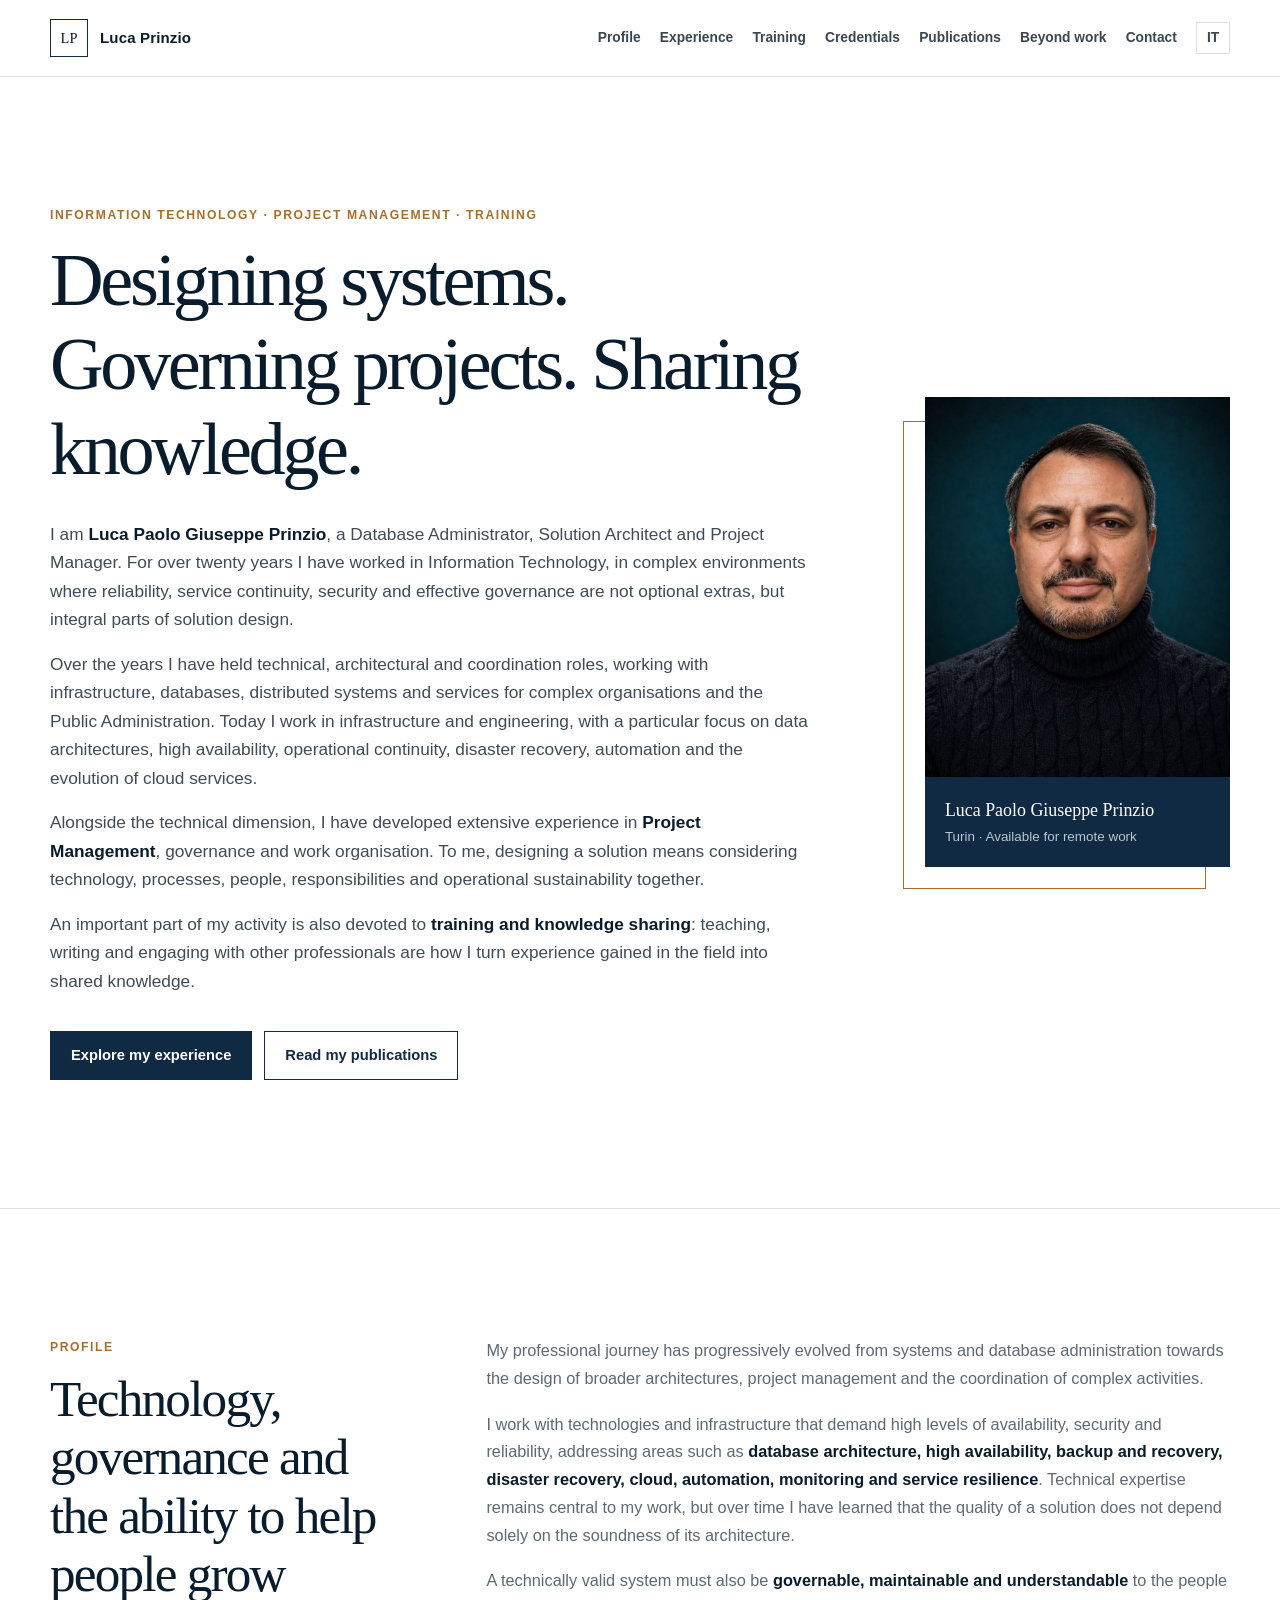
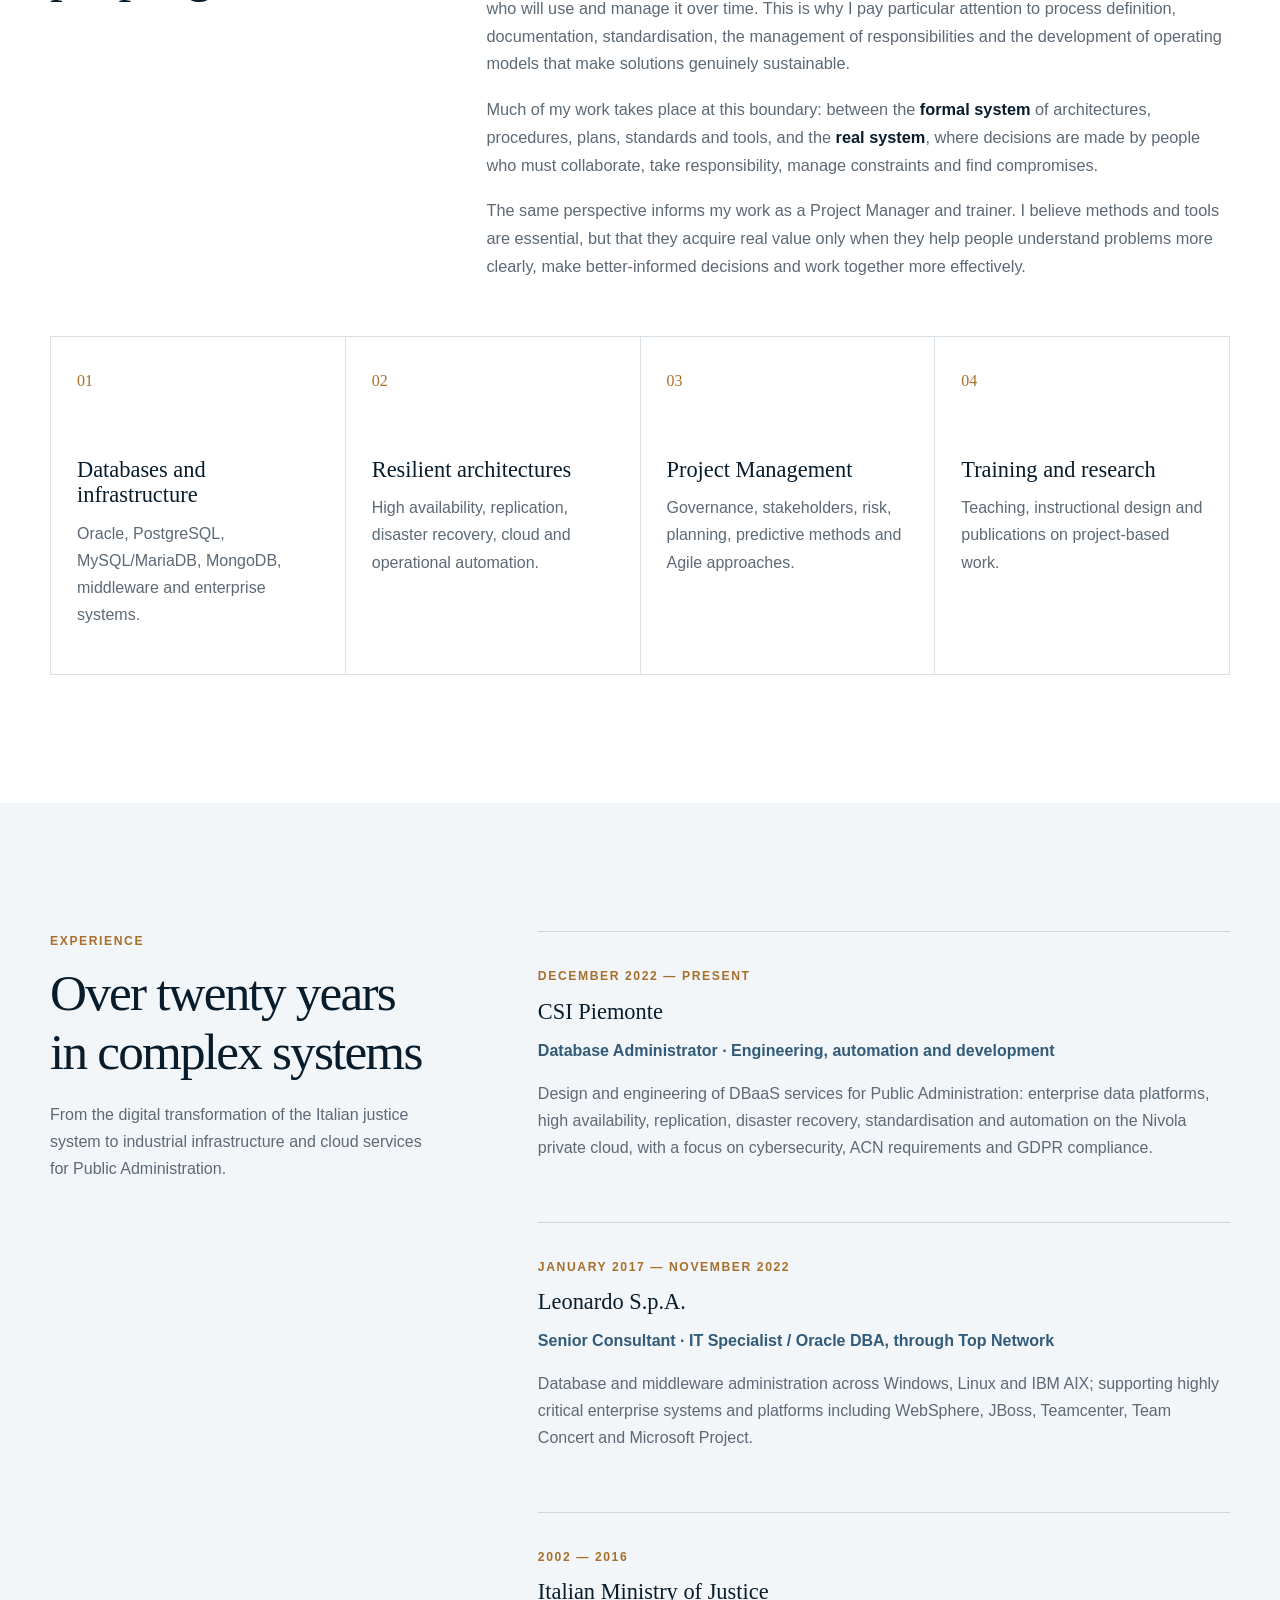
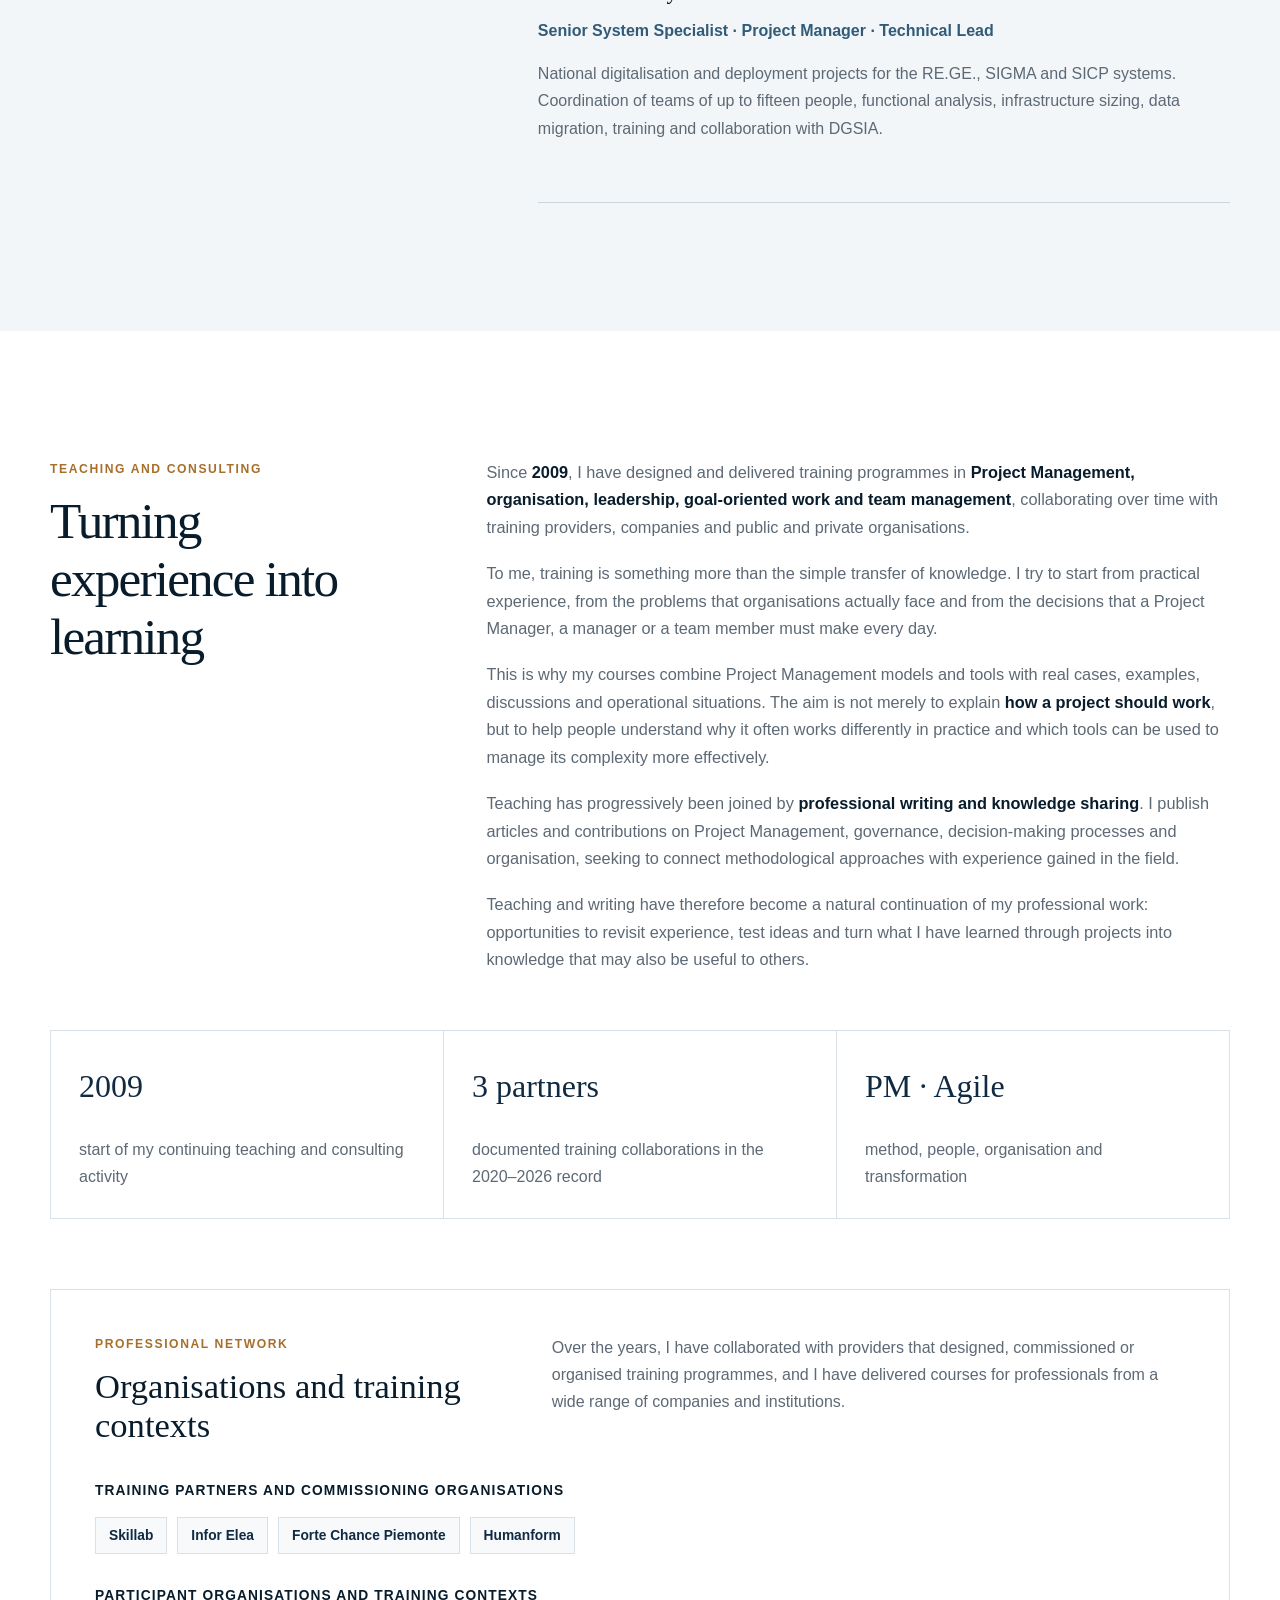
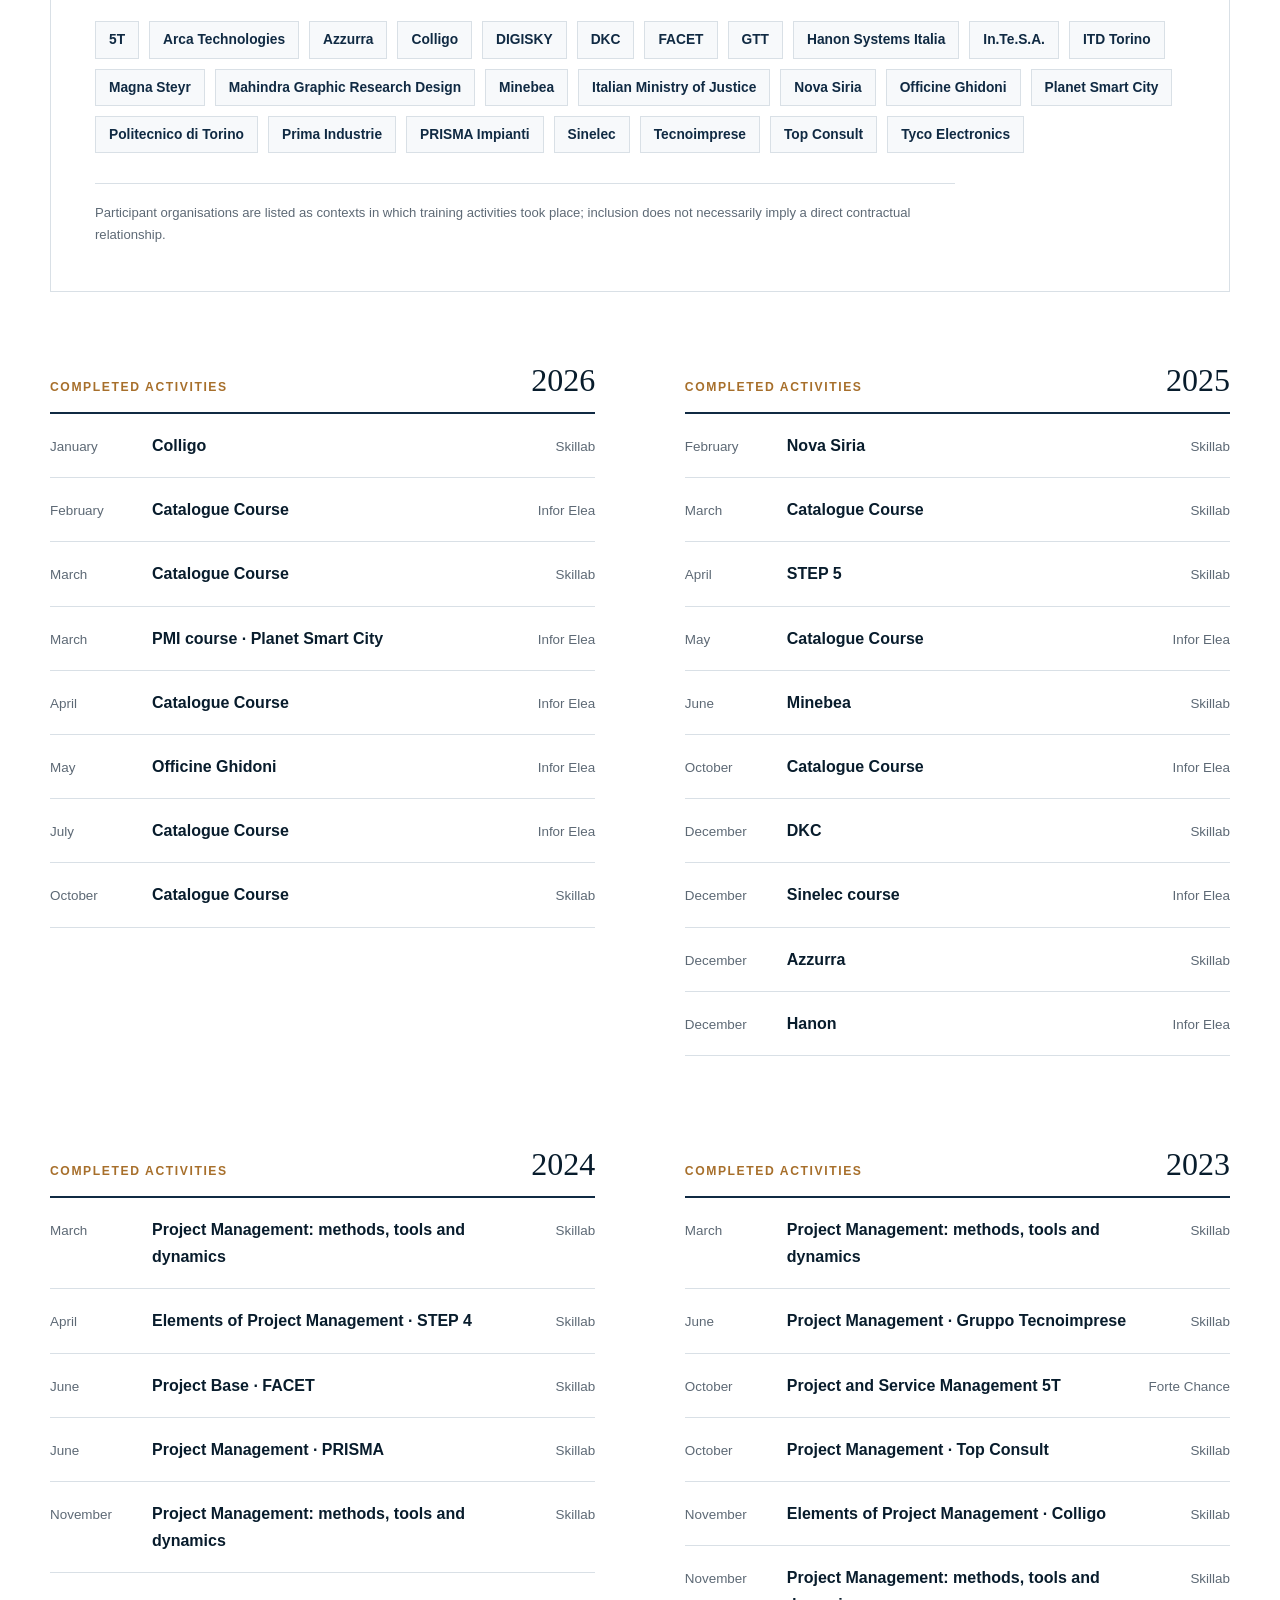
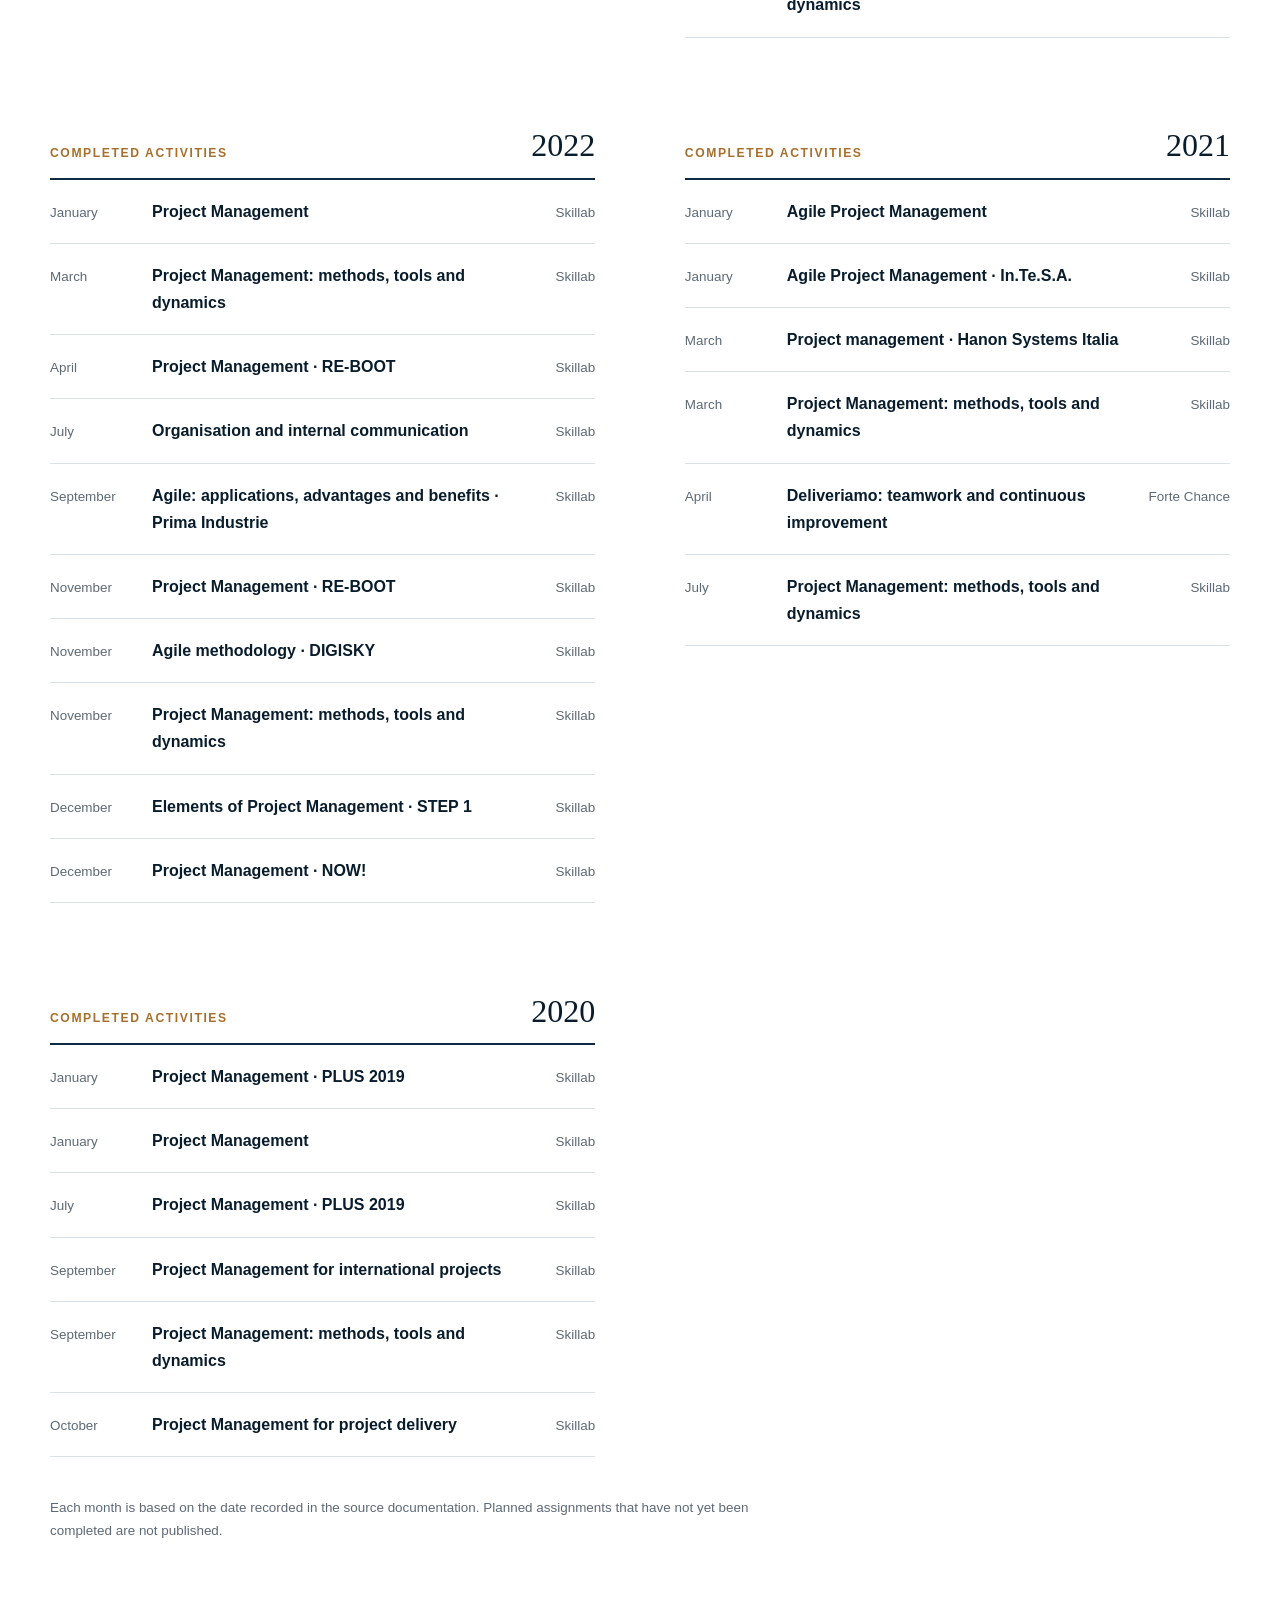
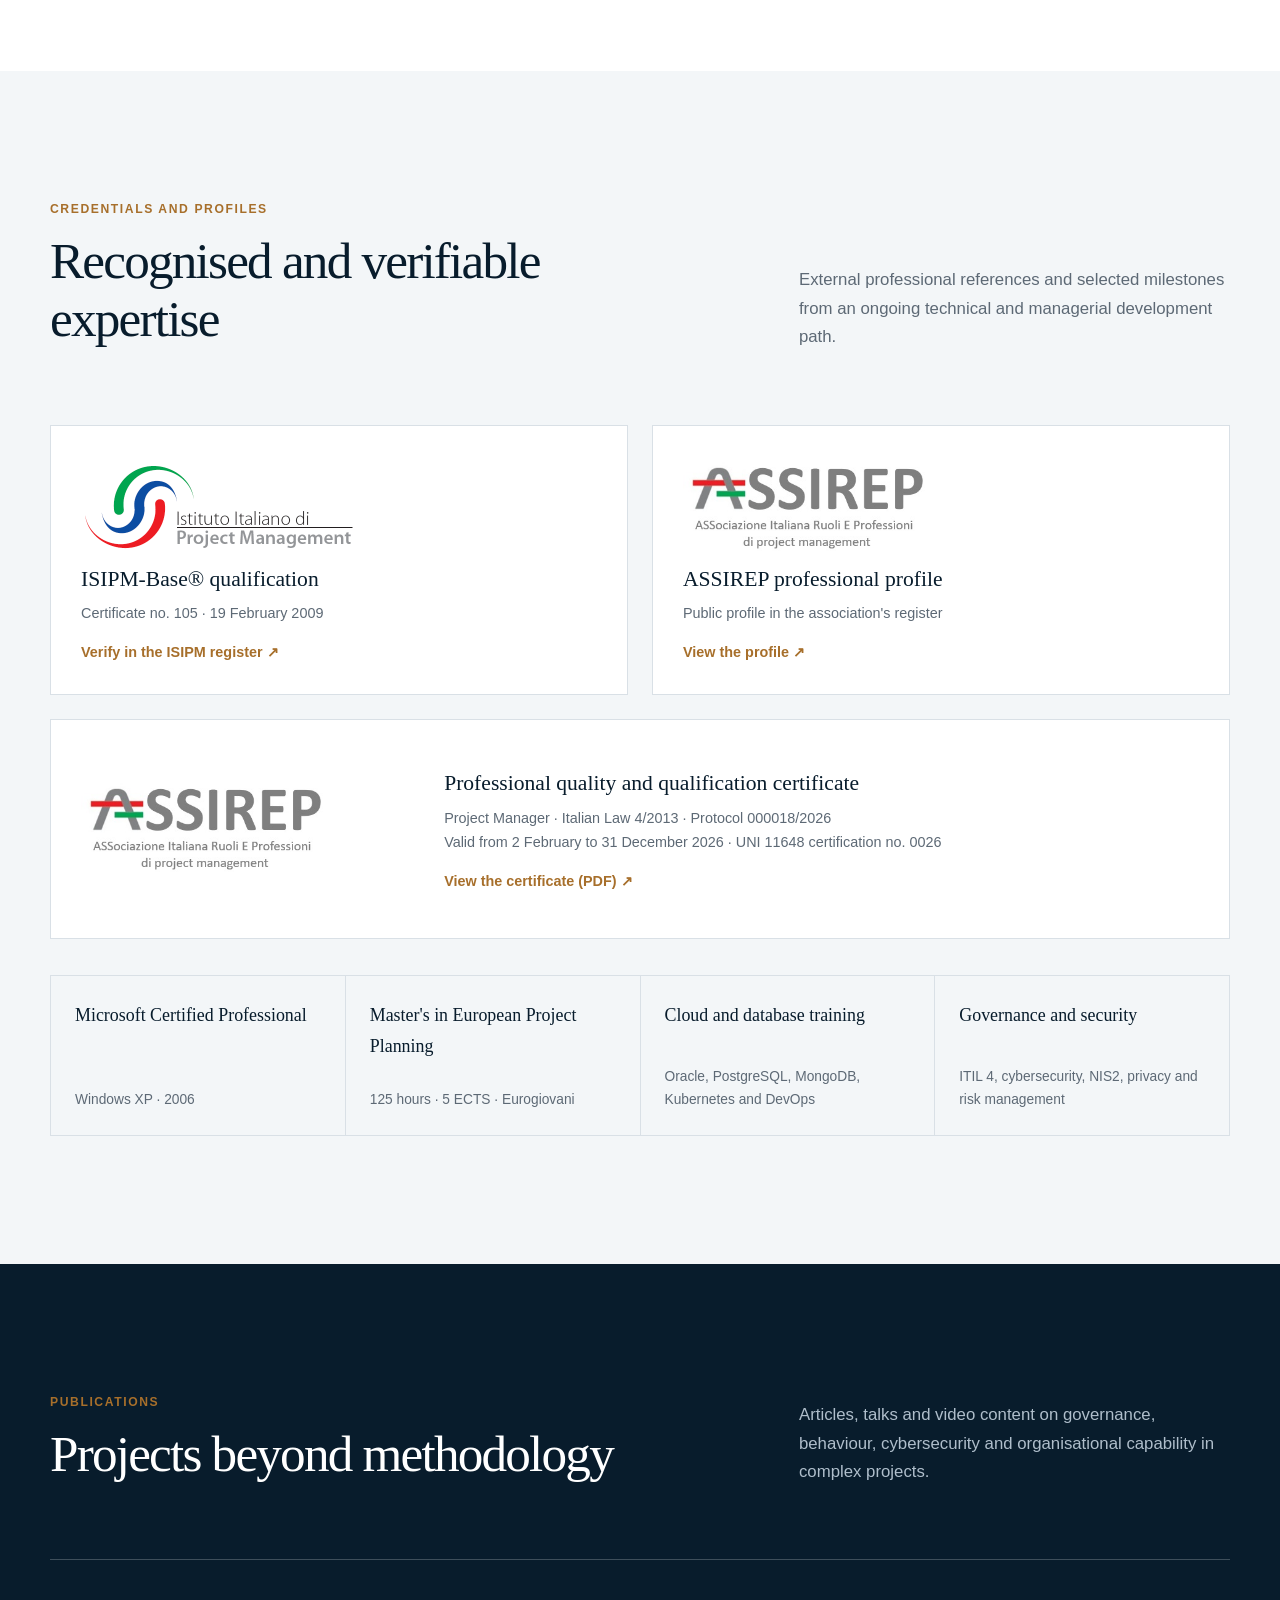
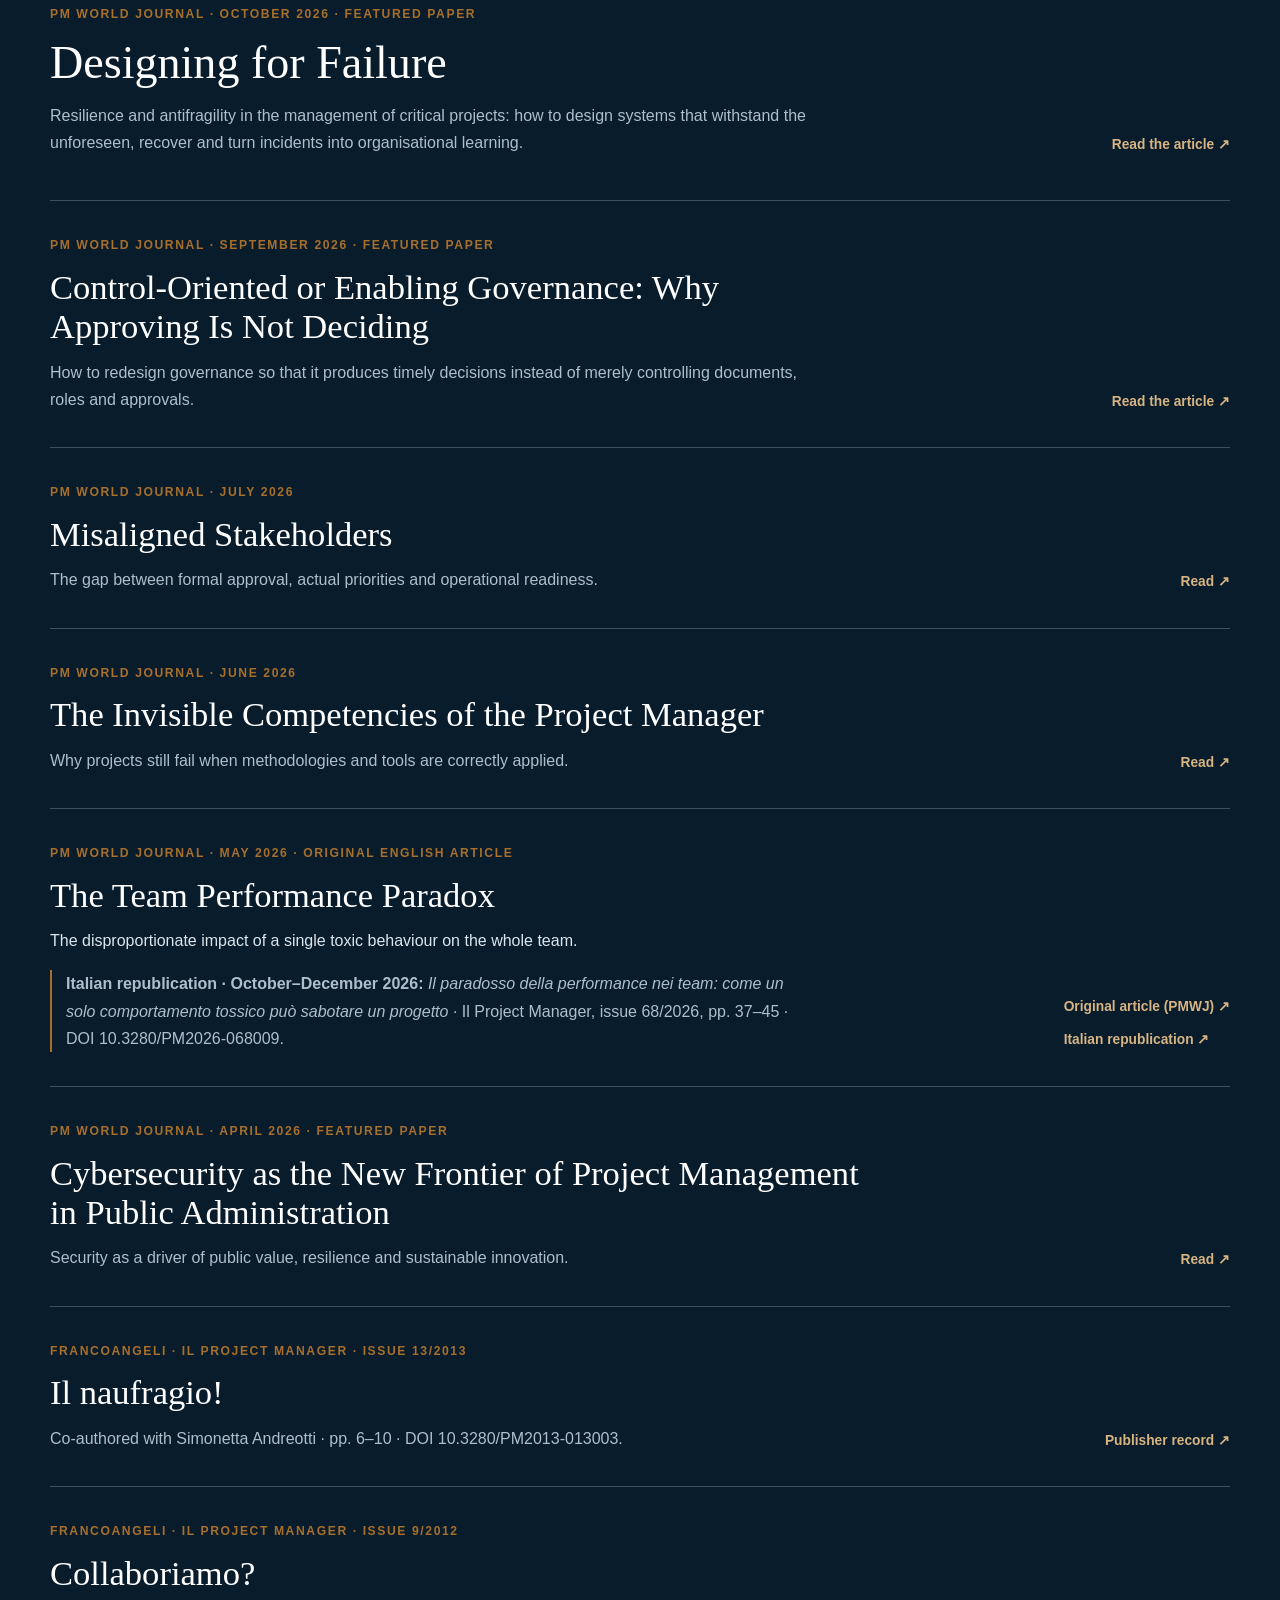
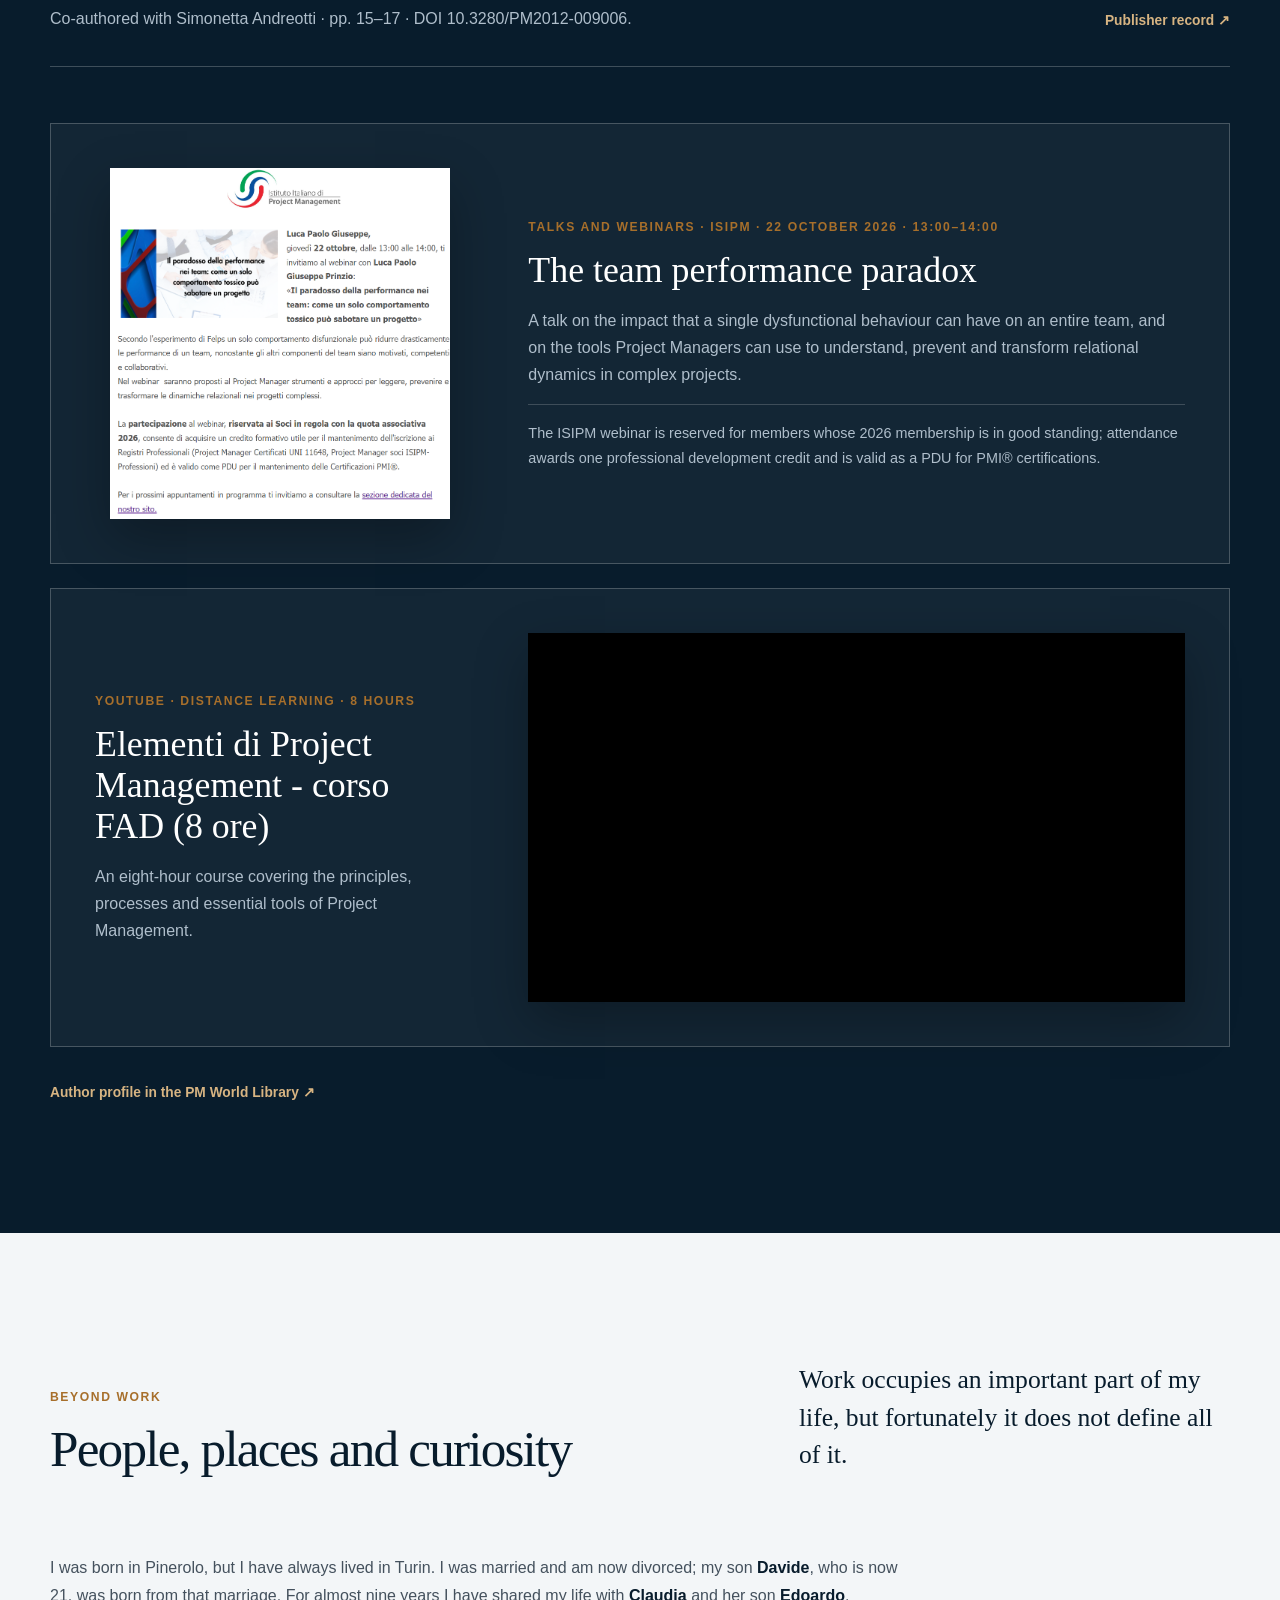
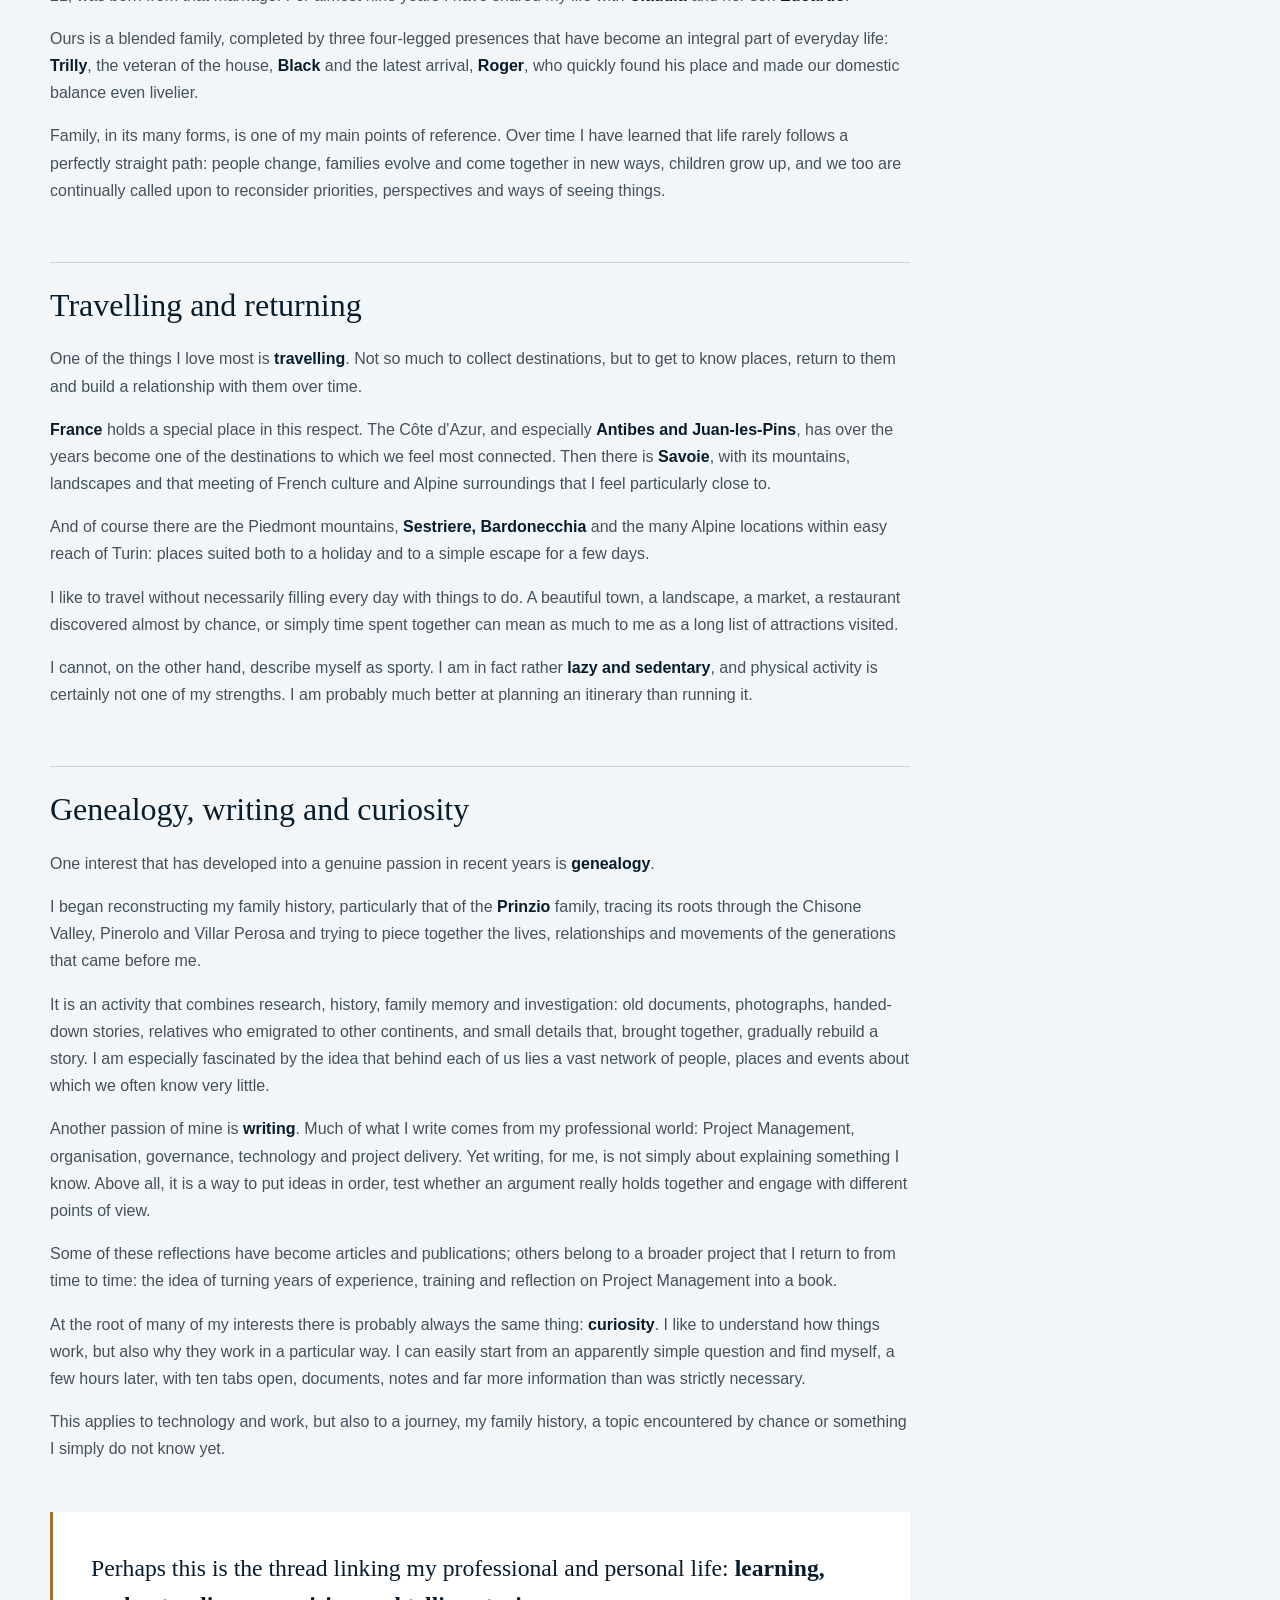
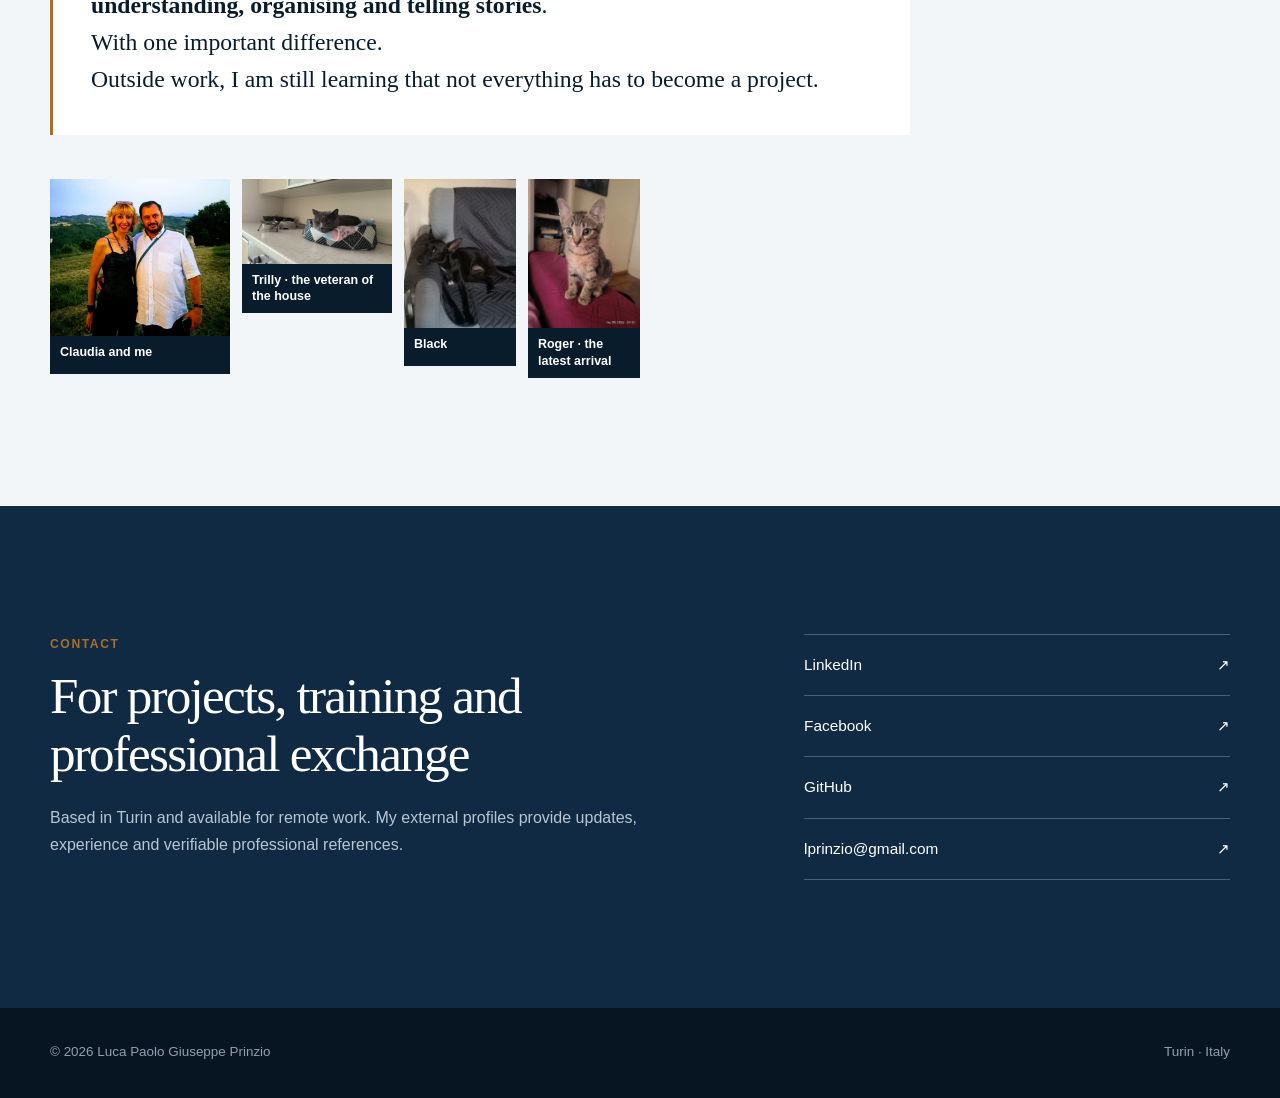
<file: en/index.html>
<!doctype html>
<html lang="en">
  <head>
    <meta charset="utf-8" />
    <meta name="viewport" content="width=device-width, initial-scale=1" />
    <meta
      name="description"
      content="Professional profile of Luca Paolo Giuseppe Prinzio: databases, ICT architecture, project management, training and publications."
    />
    <meta name="theme-color" content="#102a43" />
    <meta property="og:title" content="Luca Paolo Giuseppe Prinzio | Professional profile" />
    <meta
      property="og:description"
      content="Over twenty years of experience across ICT infrastructure, project management and professional training."
    />
    <meta property="og:type" content="profile" />
    <meta property="og:image" content="https://lprinzio.github.io/assets/luca-prinzio.jpg" />
    <title>Luca Paolo Giuseppe Prinzio | ICT and Project Management</title>
    <link rel="canonical" href="https://lprinzio.github.io/en/" />
    <link rel="alternate" hreflang="it" href="https://lprinzio.github.io/" />
    <link rel="alternate" hreflang="en" href="https://lprinzio.github.io/en/" />
    <link rel="alternate" hreflang="x-default" href="https://lprinzio.github.io/" />
    <link rel="icon" href="../favicon.svg" type="image/svg+xml" />
    <link rel="stylesheet" href="../styles.css?v=20261115-1" />
    <script src="../script.js" defer></script>
    <script type="application/ld+json">
      {
        "@context": "https://schema.org",
        "@type": "Person",
        "name": "Luca Paolo Giuseppe Prinzio",
        "jobTitle": "Database Administrator, Solution Architect and Project Manager",
        "email": "mailto:lprinzio@gmail.com",
        "url": "https://lprinzio.github.io/en/",
        "image": "https://lprinzio.github.io/assets/luca-prinzio.jpg",
        "homeLocation": { "@type": "Place", "name": "Turin, Italy" },
        "sameAs": [
          "https://www.linkedin.com/in/lprinzio",
          "https://www.facebook.com/luca.prinzio/",
          "https://github.com/lprinzio",
          "https://assirep.it/profilo/luca-paolo-giuseppe-prinzio/",
          "https://www.isipm.org/certificazioni/certificazioni-individuali/certificazione-isipm-base/lista-certificati/105-prinzio"
        ]
      }
    </script>
  </head>
  <body>
    <a class="skip-link" href="#content">Skip to content</a>

    <header class="site-header">
      <div class="shell header-inner">
        <a class="brand" href="#top" aria-label="Back to top">
          <span class="brand-mark" aria-hidden="true">LP</span>
          <span class="brand-name">Luca Prinzio</span>
        </a>

        <button class="menu-toggle" type="button" aria-expanded="false" aria-controls="main-menu">
          <span class="sr-only">Open menu</span>
          <span aria-hidden="true"></span>
          <span aria-hidden="true"></span>
          <span aria-hidden="true"></span>
        </button>

        <nav id="main-menu" class="main-nav" aria-label="Main navigation">
          <a href="#profile">Profile</a>
          <a href="#experience">Experience</a>
          <a href="#training">Training</a>
          <a href="#credentials">Credentials</a>
          <a href="#publications">Publications</a>
          <a href="#beyond-work">Beyond work</a>
          <a href="#contact">Contact</a>
          <a class="language-link" href="../" hreflang="it" lang="it" aria-label="Versione italiana">IT</a>
        </nav>
      </div>
    </header>

    <main id="content">
      <section id="top" class="hero section-pad">
        <div class="shell hero-grid">
          <div class="hero-copy">
            <p class="eyebrow">Information Technology · Project Management · Training</p>
            <h1>Designing systems. Governing projects. Sharing knowledge.</h1>
            <div class="hero-intro">
              <p>
                I am <strong>Luca Paolo Giuseppe Prinzio</strong>, a Database Administrator,
                Solution Architect and Project Manager. For over twenty years I have worked in
                Information Technology, in complex environments where reliability, service
                continuity, security and effective governance are not optional extras, but integral
                parts of solution design.
              </p>
              <p>
                Over the years I have held technical, architectural and coordination roles,
                working with infrastructure, databases, distributed systems and services for
                complex organisations and the Public Administration. Today I work in infrastructure
                and engineering, with a particular focus on data architectures, high availability,
                operational continuity, disaster recovery, automation and the evolution of cloud
                services.
              </p>
              <p>
                Alongside the technical dimension, I have developed extensive experience in
                <strong>Project Management</strong>, governance and work organisation. To me,
                designing a solution means considering technology, processes, people,
                responsibilities and operational sustainability together.
              </p>
              <p>
                An important part of my activity is also devoted to <strong>training and knowledge
                sharing</strong>: teaching, writing and engaging with other professionals are how I
                turn experience gained in the field into shared knowledge.
              </p>
            </div>
            <div class="hero-actions">
              <a class="button button-primary" href="#experience">Explore my experience</a>
              <a class="button button-secondary" href="#publications">Read my publications</a>
            </div>
          </div>

          <figure class="portrait-card">
            <img
              src="../assets/luca-prinzio.jpg"
              alt="Portrait of Luca Paolo Giuseppe Prinzio"
              width="960"
              height="1198"
            />
            <figcaption>
              <strong>Luca Paolo Giuseppe Prinzio</strong>
              <span>Turin · Available for remote work</span>
            </figcaption>
          </figure>
        </div>
      </section>

      <section id="profile" class="section-pad section-rule">
        <div class="shell">
          <div class="section-heading two-col-heading narrative-heading">
            <div>
              <p class="eyebrow">Profile</p>
              <h2>Technology, governance and the ability to help people grow</h2>
            </div>
            <div class="section-narrative">
              <p>
                My professional journey has progressively evolved from systems and database
                administration towards the design of broader architectures, project management and
                the coordination of complex activities.
              </p>
              <p>
                I work with technologies and infrastructure that demand high levels of availability,
                security and reliability, addressing areas such as <strong>database architecture,
                high availability, backup and recovery, disaster recovery, cloud, automation,
                monitoring and service resilience</strong>. Technical expertise remains central to
                my work, but over time I have learned that the quality of a solution does not depend
                solely on the soundness of its architecture.
              </p>
              <p>
                A technically valid system must also be <strong>governable, maintainable and
                understandable</strong> to the people who will use and manage it over time. This is
                why I pay particular attention to process definition, documentation,
                standardisation, the management of responsibilities and the development of
                operating models that make solutions genuinely sustainable.
              </p>
              <p>
                Much of my work takes place at this boundary: between the <strong>formal
                system</strong> of architectures, procedures, plans, standards and tools, and the
                <strong>real system</strong>, where decisions are made by people who must
                collaborate, take responsibility, manage constraints and find compromises.
              </p>
              <p>
                The same perspective informs my work as a Project Manager and trainer. I believe
                methods and tools are essential, but that they acquire real value only when they
                help people understand problems more clearly, make better-informed decisions and
                work together more effectively.
              </p>
            </div>
          </div>

          <div class="expertise-grid">
            <article class="expertise-card">
              <p class="index">01</p>
              <h3>Databases and infrastructure</h3>
              <p>Oracle, PostgreSQL, MySQL/MariaDB, MongoDB, middleware and enterprise systems.</p>
            </article>
            <article class="expertise-card">
              <p class="index">02</p>
              <h3>Resilient architectures</h3>
              <p>High availability, replication, disaster recovery, cloud and operational automation.</p>
            </article>
            <article class="expertise-card">
              <p class="index">03</p>
              <h3>Project Management</h3>
              <p>Governance, stakeholders, risk, planning, predictive methods and Agile approaches.</p>
            </article>
            <article class="expertise-card">
              <p class="index">04</p>
              <h3>Training and research</h3>
              <p>Teaching, instructional design and publications on project-based work.</p>
            </article>
          </div>
        </div>
      </section>

      <section id="experience" class="section-pad section-tint">
        <div class="shell content-grid">
          <div class="section-heading sticky-heading">
            <p class="eyebrow">Experience</p>
            <h2>Over twenty years in complex systems</h2>
            <p>
              From the digital transformation of the Italian justice system to industrial
              infrastructure and cloud services for Public Administration.
            </p>
          </div>

          <div class="timeline">
            <article class="timeline-item">
              <p class="timeline-date">December 2022 — present</p>
              <h3>CSI Piemonte</h3>
              <p class="role">Database Administrator · Engineering, automation and development</p>
              <p>
                Design and engineering of DBaaS services for Public Administration: enterprise data
                platforms, high availability, replication, disaster recovery, standardisation and
                automation on the Nivola private cloud, with a focus on cybersecurity, ACN
                requirements and GDPR compliance.
              </p>
            </article>

            <article class="timeline-item">
              <p class="timeline-date">January 2017 — November 2022</p>
              <h3>Leonardo S.p.A.</h3>
              <p class="role">Senior Consultant · IT Specialist / Oracle DBA, through Top Network</p>
              <p>
                Database and middleware administration across Windows, Linux and IBM AIX;
                supporting highly critical enterprise systems and platforms including WebSphere,
                JBoss, Teamcenter, Team Concert and Microsoft Project.
              </p>
            </article>

            <article class="timeline-item">
              <p class="timeline-date">2002 — 2016</p>
              <h3>Italian Ministry of Justice</h3>
              <p class="role">Senior System Specialist · Project Manager · Technical Lead</p>
              <p>
                National digitalisation and deployment projects for the RE.GE., SIGMA and SICP
                systems. Coordination of teams of up to fifteen people, functional analysis,
                infrastructure sizing, data migration, training and collaboration with DGSIA.
              </p>
            </article>
          </div>
        </div>
      </section>

      <section id="training" class="section-pad">
        <div class="shell">
          <div class="section-heading two-col-heading narrative-heading">
            <div>
              <p class="eyebrow">Teaching and consulting</p>
              <h2>Turning experience into learning</h2>
            </div>
            <div class="section-narrative">
              <p>
                Since <strong>2009</strong>, I have designed and delivered training programmes in
                <strong>Project Management, organisation, leadership, goal-oriented work and team
                management</strong>, collaborating over time with training providers, companies and
                public and private organisations.
              </p>
              <p>
                To me, training is something more than the simple transfer of knowledge. I try to
                start from practical experience, from the problems that organisations actually face
                and from the decisions that a Project Manager, a manager or a team member must make
                every day.
              </p>
              <p>
                This is why my courses combine Project Management models and tools with real cases,
                examples, discussions and operational situations. The aim is not merely to explain
                <strong>how a project should work</strong>, but to help people understand why it
                often works differently in practice and which tools can be used to manage its
                complexity more effectively.
              </p>
              <p>
                Teaching has progressively been joined by <strong>professional writing and
                knowledge sharing</strong>. I publish articles and contributions on Project
                Management, governance, decision-making processes and organisation, seeking to
                connect methodological approaches with experience gained in the field.
              </p>
              <p>
                Teaching and writing have therefore become a natural continuation of my
                professional work: opportunities to revisit experience, test ideas and turn what I
                have learned through projects into knowledge that may also be useful to others.
              </p>
            </div>
          </div>

          <div class="training-summary">
            <article>
              <p class="summary-value">2009</p>
              <p>start of my continuing teaching and consulting activity</p>
            </article>
            <article>
              <p class="summary-value">3 partners</p>
              <p>documented training collaborations in the 2020–2026 record</p>
            </article>
            <article>
              <p class="summary-value">PM · Agile</p>
              <p>method, people, organisation and transformation</p>
            </article>
          </div>

          <section class="training-contexts" aria-labelledby="training-contexts-title">
            <div class="training-contexts-heading">
              <p class="eyebrow">Professional network</p>
              <h3 id="training-contexts-title">Organisations and training contexts</h3>
              <p>
                Over the years, I have collaborated with providers that designed, commissioned or
                organised training programmes, and I have delivered courses for professionals from
                a wide range of companies and institutions.
              </p>
            </div>

            <div class="context-group">
              <h4>Training partners and commissioning organisations</h4>
              <ul class="organization-list" aria-label="Training partners and commissioning organisations">
                <li>Skillab</li>
                <li>Infor Elea</li>
                <li>Forte Chance Piemonte</li>
                <li>Humanform</li>
              </ul>
            </div>

            <div class="context-group">
              <h4>Participant organisations and training contexts</h4>
              <ul class="organization-list" aria-label="Participant organisations and training contexts">
                <li>5T</li>
                <li>Arca Technologies</li>
                <li>Azzurra</li>
                <li>Colligo</li>
                <li>DIGISKY</li>
                <li>DKC</li>
                <li>FACET</li>
                <li>GTT</li>
                <li>Hanon Systems Italia</li>
                <li>In.Te.S.A.</li>
                <li>ITD Torino</li>
                <li>Magna Steyr</li>
                <li>Mahindra Graphic Research Design</li>
                <li>Minebea</li>
                <li>Italian Ministry of Justice</li>
                <li>Nova Siria</li>
                <li>Officine Ghidoni</li>
                <li>Planet Smart City</li>
                <li>Politecnico di Torino</li>
                <li>Prima Industrie</li>
                <li>PRISMA Impianti</li>
                <li>Sinelec</li>
                <li>Tecnoimprese</li>
                <li>Top Consult</li>
                <li>Tyco Electronics</li>
              </ul>
            </div>

            <p class="context-note">
              Participant organisations are listed as contexts in which training activities took
              place; inclusion does not necessarily imply a direct contractual relationship.
            </p>
          </section>

          <div class="teaching-history">
            <section class="teaching-year" aria-labelledby="courses-2026">
              <div class="year-heading">
                <p class="eyebrow">Completed activities</p>
                <h3 id="courses-2026">2026</h3>
              </div>
              <ol class="engagement-list">
                <li><time datetime="2026-01">January</time><strong>Colligo</strong><span>Skillab</span></li>
                <li><time datetime="2026-02">February</time><strong>Catalogue Course</strong><span>Infor Elea</span></li>
                <li><time datetime="2026-03">March</time><strong>Catalogue Course</strong><span>Skillab</span></li>
                <li><time datetime="2026-03">March</time><strong>PMI course · Planet Smart City</strong><span>Infor Elea</span></li>
                <li><time datetime="2026-04">April</time><strong>Catalogue Course</strong><span>Infor Elea</span></li>
                <li><time datetime="2026-05">May</time><strong>Officine Ghidoni</strong><span>Infor Elea</span></li>
                <li><time datetime="2026-07">July</time><strong>Catalogue Course</strong><span>Infor Elea</span></li>
                <li><time datetime="2026-10">October</time><strong>Catalogue Course</strong><span>Skillab</span></li>
              </ol>
            </section>

            <section class="teaching-year" aria-labelledby="courses-2025">
              <div class="year-heading">
                <p class="eyebrow">Completed activities</p>
                <h3 id="courses-2025">2025</h3>
              </div>
              <ol class="engagement-list">
                <li><time datetime="2025-02">February</time><strong>Nova Siria</strong><span>Skillab</span></li>
                <li><time datetime="2025-03">March</time><strong>Catalogue Course</strong><span>Skillab</span></li>
                <li><time datetime="2025-04">April</time><strong>STEP 5</strong><span>Skillab</span></li>
                <li><time datetime="2025-05">May</time><strong>Catalogue Course</strong><span>Infor Elea</span></li>
                <li><time datetime="2025-06">June</time><strong>Minebea</strong><span>Skillab</span></li>
                <li><time datetime="2025-10">October</time><strong>Catalogue Course</strong><span>Infor Elea</span></li>
                <li><time datetime="2025-12">December</time><strong>DKC</strong><span>Skillab</span></li>
                <li><time datetime="2025-12">December</time><strong>Sinelec course</strong><span>Infor Elea</span></li>
                <li><time datetime="2025-12">December</time><strong>Azzurra</strong><span>Skillab</span></li>
                <li><time datetime="2025-12">December</time><strong>Hanon</strong><span>Infor Elea</span></li>
              </ol>
            </section>

            <section class="teaching-year" aria-labelledby="courses-2024">
              <div class="year-heading">
                <p class="eyebrow">Completed activities</p>
                <h3 id="courses-2024">2024</h3>
              </div>
              <ol class="engagement-list">
                <li><time datetime="2024-03">March</time><strong>Project Management: methods, tools and dynamics</strong><span>Skillab</span></li>
                <li><time datetime="2024-04">April</time><strong>Elements of Project Management · STEP 4</strong><span>Skillab</span></li>
                <li><time datetime="2024-06">June</time><strong>Project Base · FACET</strong><span>Skillab</span></li>
                <li><time datetime="2024-06">June</time><strong>Project Management · PRISMA</strong><span>Skillab</span></li>
                <li><time datetime="2024-11">November</time><strong>Project Management: methods, tools and dynamics</strong><span>Skillab</span></li>
              </ol>
            </section>

            <section class="teaching-year" aria-labelledby="courses-2023">
              <div class="year-heading">
                <p class="eyebrow">Completed activities</p>
                <h3 id="courses-2023">2023</h3>
              </div>
              <ol class="engagement-list">
                <li><time datetime="2023-03">March</time><strong>Project Management: methods, tools and dynamics</strong><span>Skillab</span></li>
                <li><time datetime="2023-06">June</time><strong>Project Management · Gruppo Tecnoimprese</strong><span>Skillab</span></li>
                <li><time datetime="2023-10">October</time><strong>Project and Service Management 5T</strong><span>Forte Chance</span></li>
                <li><time datetime="2023-10">October</time><strong>Project Management · Top Consult</strong><span>Skillab</span></li>
                <li><time datetime="2023-11">November</time><strong>Elements of Project Management · Colligo</strong><span>Skillab</span></li>
                <li><time datetime="2023-11">November</time><strong>Project Management: methods, tools and dynamics</strong><span>Skillab</span></li>
              </ol>
            </section>

            <section class="teaching-year" aria-labelledby="courses-2022">
              <div class="year-heading">
                <p class="eyebrow">Completed activities</p>
                <h3 id="courses-2022">2022</h3>
              </div>
              <ol class="engagement-list">
                <li><time datetime="2022-01">January</time><strong>Project Management</strong><span>Skillab</span></li>
                <li><time datetime="2022-03">March</time><strong>Project Management: methods, tools and dynamics</strong><span>Skillab</span></li>
                <li><time datetime="2022-04">April</time><strong>Project Management · RE-BOOT</strong><span>Skillab</span></li>
                <li><time datetime="2022-07">July</time><strong>Organisation and internal communication</strong><span>Skillab</span></li>
                <li><time datetime="2022-09">September</time><strong>Agile: applications, advantages and benefits · Prima Industrie</strong><span>Skillab</span></li>
                <li><time datetime="2022-11">November</time><strong>Project Management · RE-BOOT</strong><span>Skillab</span></li>
                <li><time datetime="2022-11">November</time><strong>Agile methodology · DIGISKY</strong><span>Skillab</span></li>
                <li><time datetime="2022-11">November</time><strong>Project Management: methods, tools and dynamics</strong><span>Skillab</span></li>
                <li><time datetime="2022-12">December</time><strong>Elements of Project Management · STEP 1</strong><span>Skillab</span></li>
                <li><time datetime="2022-12">December</time><strong>Project Management · NOW!</strong><span>Skillab</span></li>
              </ol>
            </section>

            <section class="teaching-year" aria-labelledby="courses-2021">
              <div class="year-heading">
                <p class="eyebrow">Completed activities</p>
                <h3 id="courses-2021">2021</h3>
              </div>
              <ol class="engagement-list">
                <li><time datetime="2021-01">January</time><strong>Agile Project Management</strong><span>Skillab</span></li>
                <li><time datetime="2021-01">January</time><strong>Agile Project Management · In.Te.S.A.</strong><span>Skillab</span></li>
                <li><time datetime="2021-03">March</time><strong>Project management · Hanon Systems Italia</strong><span>Skillab</span></li>
                <li><time datetime="2021-03">March</time><strong>Project Management: methods, tools and dynamics</strong><span>Skillab</span></li>
                <li><time datetime="2021-04">April</time><strong>Deliveriamo: teamwork and continuous improvement</strong><span>Forte Chance</span></li>
                <li><time datetime="2021-07">July</time><strong>Project Management: methods, tools and dynamics</strong><span>Skillab</span></li>
              </ol>
            </section>

            <section class="teaching-year" aria-labelledby="courses-2020">
              <div class="year-heading">
                <p class="eyebrow">Completed activities</p>
                <h3 id="courses-2020">2020</h3>
              </div>
              <ol class="engagement-list">
                <li><time datetime="2020-01">January</time><strong>Project Management · PLUS 2019</strong><span>Skillab</span></li>
                <li><time datetime="2020-01">January</time><strong>Project Management</strong><span>Skillab</span></li>
                <li><time datetime="2020-07">July</time><strong>Project Management · PLUS 2019</strong><span>Skillab</span></li>
                <li><time datetime="2020-09">September</time><strong>Project Management for international projects</strong><span>Skillab</span></li>
                <li><time datetime="2020-09">September</time><strong>Project Management: methods, tools and dynamics</strong><span>Skillab</span></li>
                <li><time datetime="2020-10">October</time><strong>Project Management for project delivery</strong><span>Skillab</span></li>
              </ol>
            </section>
          </div>

          <p class="source-note">
            Each month is based on the date recorded in the source documentation. Planned
            assignments that have not yet been completed are not published.
          </p>
        </div>
      </section>

      <section id="credentials" class="section-pad section-tint">
        <div class="shell">
          <div class="section-heading two-col-heading">
            <div>
              <p class="eyebrow">Credentials and profiles</p>
              <h2>Recognised and verifiable expertise</h2>
            </div>
            <p>
              External professional references and selected milestones from an ongoing technical
              and managerial development path.
            </p>
          </div>

          <div class="credential-grid">
            <a
              class="credential-card"
              href="https://www.isipm.org/certificazioni/certificazioni-individuali/certificazione-isipm-base/lista-certificati/105-prinzio"
              target="_blank"
              rel="noopener noreferrer me"
            >
              <span class="logo-frame">
                <img src="../assets/logo-isipm.png" alt="Italian Institute of Project Management" width="562" height="184" />
              </span>
              <span class="credential-copy">
                <strong>ISIPM-Base® qualification</strong>
                <span>Certificate no. 105 · 19 February 2009</span>
                <span class="text-link">Verify in the ISIPM register ↗</span>
              </span>
            </a>

            <a
              class="credential-card"
              href="https://assirep.it/profilo/luca-paolo-giuseppe-prinzio/"
              target="_blank"
              rel="noopener noreferrer me"
            >
              <span class="logo-frame">
                <img src="../assets/logo-assirep.png" alt="ASSIREP - Italian Association of Project Management Roles and Professions" width="407" height="149" />
              </span>
              <span class="credential-copy">
                <strong>ASSIREP professional profile</strong>
                <span>Public profile in the association's register</span>
                <span class="text-link">View the profile ↗</span>
              </span>
            </a>

            <a
              class="credential-card credential-card-wide"
              href="../assets/certificazioni/attestato-assirep-project-manager-2026.pdf"
              target="_blank"
              rel="noopener noreferrer"
            >
              <span class="logo-frame">
                <img src="../assets/logo-assirep.png" alt="ASSIREP - Italian Association of Project Management Roles and Professions" width="407" height="149" />
              </span>
              <span class="credential-copy">
                <strong>Professional quality and qualification certificate</strong>
                <span>Project Manager · Italian Law 4/2013 · Protocol 000018/2026</span>
                <span>Valid from 2 February to 31 December 2026 · UNI 11648 certification no. 0026</span>
                <span class="text-link">View the certificate (PDF) ↗</span>
              </span>
            </a>
          </div>

          <div class="learning-grid" aria-label="Additional training and certifications">
            <article><strong>Microsoft Certified Professional</strong><span>Windows XP · 2006</span></article>
            <article><strong>Master's in European Project Planning</strong><span>125 hours · 5 ECTS · Eurogiovani</span></article>
            <article><strong>Cloud and database training</strong><span>Oracle, PostgreSQL, MongoDB, Kubernetes and DevOps</span></article>
            <article><strong>Governance and security</strong><span>ITIL 4, cybersecurity, NIS2, privacy and risk management</span></article>
          </div>
        </div>
      </section>

      <section id="publications" class="section-pad section-dark">
        <div class="shell">
          <div class="section-heading two-col-heading dark-heading">
            <div>
              <p class="eyebrow">Publications</p>
              <h2>Projects beyond methodology</h2>
            </div>
            <p>
              Articles, talks and video content on governance, behaviour, cybersecurity and
              organisational capability in complex projects.
            </p>
          </div>

          <div class="publication-list">
            <article class="publication-card featured-publication">
              <div>
                <p class="publication-meta">PM World Journal · October 2026 · Featured Paper</p>
                <h3>Designing for Failure</h3>
                <p>
                  Resilience and antifragility in the management of critical projects: how to
                  design systems that withstand the unforeseen, recover and turn incidents into
                  organisational learning.
                </p>
              </div>
              <a href="https://pmworldjournal.com/article/designing-for-failure" target="_blank" rel="noopener noreferrer">Read the article ↗</a>
            </article>

            <article class="publication-card">
              <div>
                <p class="publication-meta">PM World Journal · September 2026 · Featured Paper</p>
                <h3>Control-Oriented or Enabling Governance: Why Approving Is Not Deciding</h3>
                <p>
                  How to redesign governance so that it produces timely decisions instead of merely
                  controlling documents, roles and approvals.
                </p>
              </div>
              <a href="https://pmworldjournal.com/article/control-oriented-or-enabling-governance" target="_blank" rel="noopener noreferrer">Read the article ↗</a>
            </article>

            <article class="publication-card">
              <div>
                <p class="publication-meta">PM World Journal · July 2026</p>
                <h3>Misaligned Stakeholders</h3>
                <p>The gap between formal approval, actual priorities and operational readiness.</p>
              </div>
              <a href="https://pmworldjournal.com/article/misaligned-stakeholders" target="_blank" rel="noopener noreferrer">Read ↗</a>
            </article>

            <article class="publication-card">
              <div>
                <p class="publication-meta">PM World Journal · June 2026</p>
                <h3>The Invisible Competencies of the Project Manager</h3>
                <p>Why projects still fail when methodologies and tools are correctly applied.</p>
              </div>
              <a href="https://pmworldjournal.com/article/the-invisible-competencies-of-the-project-manager" target="_blank" rel="noopener noreferrer">Read ↗</a>
            </article>

            <article class="publication-card">
              <div>
                <p class="publication-meta">PM World Journal · May 2026 · Original English article</p>
                <h3>The Team Performance Paradox</h3>
                <p>The disproportionate impact of a single toxic behaviour on the whole team.</p>
                <p class="publication-republication">
                  <strong>Italian republication · October–December 2026:</strong>
                  <em>Il paradosso della performance nei team: come un solo comportamento tossico può sabotare un progetto</em>
                  · Il Project Manager, issue 68/2026, pp. 37–45 · DOI 10.3280/PM2026-068009.
                </p>
              </div>
              <div class="publication-links">
                <a href="https://pmworldjournal.com/article/the-team-performance-paradox" target="_blank" rel="noopener noreferrer">Original article (PMWJ) ↗</a>
                <a href="https://www.francoangeli.it/riviste/articolo/81182" target="_blank" rel="noopener noreferrer">Italian republication ↗</a>
              </div>
            </article>

            <article class="publication-card">
              <div>
                <p class="publication-meta">PM World Journal · April 2026 · Featured Paper</p>
                <h3>Cybersecurity as the New Frontier of Project Management in Public Administration</h3>
                <p>Security as a driver of public value, resilience and sustainable innovation.</p>
              </div>
              <a href="https://pmworldlibrary.net/article/cybersecurity-as-the-new-frontier-of-project-management-in-public-administration/" target="_blank" rel="noopener noreferrer">Read ↗</a>
            </article>

            <article class="publication-card">
              <div>
                <p class="publication-meta">FrancoAngeli · Il Project Manager · Issue 13/2013</p>
                <h3>Il naufragio!</h3>
                <p>
                  Co-authored with Simonetta Andreotti · pp. 6–10 · DOI 10.3280/PM2013-013003.
                </p>
              </div>
              <a href="https://www.francoangeli.it/riviste/articolo/47821" target="_blank" rel="noopener noreferrer">Publisher record ↗</a>
            </article>

            <article class="publication-card">
              <div>
                <p class="publication-meta">FrancoAngeli · Il Project Manager · Issue 9/2012</p>
                <h3>Collaboriamo?</h3>
                <p>
                  Co-authored with Simonetta Andreotti · pp. 15–17 · DOI 10.3280/PM2012-009006.
                </p>
              </div>
              <a href="https://www.francoangeli.it/riviste/articolo/44981" target="_blank" rel="noopener noreferrer">Publisher record ↗</a>
            </article>
          </div>

          <div class="speaking-feature" aria-labelledby="isipm-webinar-title">
            <a
              class="speaking-poster"
              href="../assets/publications/webinar-isipm-team-performance-2026.png"
              target="_blank"
              rel="noopener noreferrer"
              aria-label="Open the full ISIPM webinar announcement"
            >
              <img
                src="../assets/publications/webinar-isipm-team-performance-2026.png"
                alt="Announcement for the ISIPM webinar on the team performance paradox"
                width="907"
                height="935"
                loading="lazy"
              />
            </a>
            <div class="speaking-feature-copy">
              <p class="publication-meta">Talks and webinars · ISIPM · 22 October 2026 · 13:00–14:00</p>
              <h3 id="isipm-webinar-title">The team performance paradox</h3>
              <p>
                A talk on the impact that a single dysfunctional behaviour can have on an entire
                team, and on the tools Project Managers can use to understand, prevent and
                transform relational dynamics in complex projects.
              </p>
              <p class="speaking-note">
                The ISIPM webinar is reserved for members whose 2026 membership is in good standing;
                attendance awards one professional development credit and is valid as a PDU for PMI® certifications.
              </p>
            </div>
          </div>

          <div class="video-feature">
            <div class="video-feature-copy">
              <p class="publication-meta">YouTube · Distance learning · 8 hours</p>
              <h3 id="video-project-management-title">Elementi di Project Management - corso FAD (8 ore)</h3>
              <p>An eight-hour course covering the principles, processes and essential tools of Project Management.</p>
            </div>
            <div class="video-frame">
              <iframe
                src="https://www.youtube-nocookie.com/embed/Nlvh37yZ2Cs"
                title="Elementi di Project Management - corso FAD (8 ore)"
                loading="lazy"
                referrerpolicy="strict-origin-when-cross-origin"
                allow="accelerometer; autoplay; clipboard-write; encrypted-media; gyroscope; picture-in-picture; web-share"
                allowfullscreen
              ></iframe>
            </div>
          </div>

          <a
            class="author-profile-link"
            href="https://pmworldlibrary.net/authors/luca-paolo-giuseppe-prinzio/"
            target="_blank"
            rel="noopener noreferrer me"
          >Author profile in the PM World Library ↗</a>
        </div>
      </section>

      <section id="beyond-work" class="section-pad section-tint personal-section">
        <div class="shell">
          <div class="section-heading two-col-heading">
            <div>
              <p class="eyebrow">Beyond work</p>
              <h2>People, places and curiosity</h2>
            </div>
            <p class="personal-lead">
              Work occupies an important part of my life, but fortunately it does not define all of it.
            </p>
          </div>

          <div class="personal-layout">
            <div class="personal-story">
              <p>
                I was born in Pinerolo, but I have always lived in Turin. I was married and am now
                divorced; my son <strong>Davide</strong>, who is now 21, was born from that marriage.
                For almost nine years I have shared my life with <strong>Claudia</strong> and her son
                <strong>Edoardo</strong>.
              </p>
              <p>
                Ours is a blended family, completed by three four-legged presences that have become
                an integral part of everyday life: <strong>Trilly</strong>, the veteran of the house,
                <strong>Black</strong> and the latest arrival, <strong>Roger</strong>, who quickly
                found his place and made our domestic balance even livelier.
              </p>
              <p>
                Family, in its many forms, is one of my main points of reference. Over time I have
                learned that life rarely follows a perfectly straight path: people change, families
                evolve and come together in new ways, children grow up, and we too are continually
                called upon to reconsider priorities, perspectives and ways of seeing things.
              </p>

              <h3>Travelling and returning</h3>
              <p>
                One of the things I love most is <strong>travelling</strong>. Not so much to collect
                destinations, but to get to know places, return to them and build a relationship
                with them over time.
              </p>
              <p>
                <strong>France</strong> holds a special place in this respect. The Côte d'Azur, and
                especially <strong>Antibes and Juan-les-Pins</strong>, has over the years become one
                of the destinations to which we feel most connected. Then there is <strong>Savoie</strong>,
                with its mountains, landscapes and that meeting of French culture and Alpine
                surroundings that I feel particularly close to.
              </p>
              <p>
                And of course there are the Piedmont mountains, <strong>Sestriere, Bardonecchia</strong>
                and the many Alpine locations within easy reach of Turin: places suited both to a
                holiday and to a simple escape for a few days.
              </p>
              <p>
                I like to travel without necessarily filling every day with things to do. A
                beautiful town, a landscape, a market, a restaurant discovered almost by chance,
                or simply time spent together can mean as much to me as a long list of attractions
                visited.
              </p>
              <p>
                I cannot, on the other hand, describe myself as sporty. I am in fact rather
                <strong>lazy and sedentary</strong>, and physical activity is certainly not one of
                my strengths. I am probably much better at planning an itinerary than running it.
              </p>

              <h3>Genealogy, writing and curiosity</h3>
              <p>
                One interest that has developed into a genuine passion in recent years is
                <strong>genealogy</strong>.
              </p>
              <p>
                I began reconstructing my family history, particularly that of the
                <strong>Prinzio</strong> family, tracing its roots through the Chisone Valley,
                Pinerolo and Villar Perosa and trying to piece together the lives, relationships and
                movements of the generations that came before me.
              </p>
              <p>
                It is an activity that combines research, history, family memory and investigation:
                old documents, photographs, handed-down stories, relatives who emigrated to other
                continents, and small details that, brought together, gradually rebuild a story. I
                am especially fascinated by the idea that behind each of us lies a vast network of
                people, places and events about which we often know very little.
              </p>
              <p>
                Another passion of mine is <strong>writing</strong>. Much of what I write comes from
                my professional world: Project Management, organisation, governance, technology and
                project delivery. Yet writing, for me, is not simply about explaining something I
                know. Above all, it is a way to put ideas in order, test whether an argument really
                holds together and engage with different points of view.
              </p>
              <p>
                Some of these reflections have become articles and publications; others belong to
                a broader project that I return to from time to time: the idea of turning years of
                experience, training and reflection on Project Management into a book.
              </p>
              <p>
                At the root of many of my interests there is probably always the same thing:
                <strong>curiosity</strong>. I like to understand how things work, but also why they
                work in a particular way. I can easily start from an apparently simple question and
                find myself, a few hours later, with ten tabs open, documents, notes and far more
                information than was strictly necessary.
              </p>
              <p>
                This applies to technology and work, but also to a journey, my family history, a
                topic encountered by chance or something I simply do not know yet.
              </p>
              <p class="personal-closing">
                Perhaps this is the thread linking my professional and personal life:
                <strong>learning, understanding, organising and telling stories</strong>.<br />
                With one important difference.<br />
                Outside work, I am still learning that not everything has to become a project.
              </p>
            </div>

            <div class="personal-gallery" aria-label="Personal and family photographs">
              <figure class="personal-photo personal-photo-wide">
                <img src="../assets/personal/luca-claudia.jpg" alt="Luca Prinzio and Claudia together" width="1048" height="911" loading="lazy" />
                <figcaption>Claudia and me</figcaption>
              </figure>
              <figure class="personal-photo personal-photo-wide">
                <img src="../assets/personal/trilly.jpg" alt="Trilly the cat in her bed" width="1600" height="900" loading="lazy" />
                <figcaption>Trilly · the veteran of the house</figcaption>
              </figure>
              <figure class="personal-photo">
                <img src="../assets/personal/black.jpg" alt="Black the dog on the sofa" width="1011" height="1347" loading="lazy" />
                <figcaption>Black</figcaption>
              </figure>
              <figure class="personal-photo">
                <img src="../assets/personal/roger.jpg" alt="Roger the cat as a kitten" width="1011" height="1347" loading="lazy" />
                <figcaption>Roger · the latest arrival</figcaption>
              </figure>
            </div>
          </div>
        </div>
      </section>

      <section id="contact" class="section-pad contact-section">
        <div class="shell contact-grid">
          <div>
            <p class="eyebrow">Contact</p>
            <h2>For projects, training and professional exchange</h2>
            <p class="contact-intro">
              Based in Turin and available for remote work. My external profiles provide updates,
              experience and verifiable professional references.
            </p>
          </div>
          <div class="contact-links">
            <a href="https://www.linkedin.com/in/lprinzio" target="_blank" rel="noopener noreferrer me">LinkedIn <span aria-hidden="true">↗</span></a>
            <a href="https://www.facebook.com/luca.prinzio/" target="_blank" rel="noopener noreferrer me">Facebook <span aria-hidden="true">↗</span></a>
            <a href="https://github.com/lprinzio" target="_blank" rel="noopener noreferrer me">GitHub <span aria-hidden="true">↗</span></a>
            <a href="mailto:lprinzio@gmail.com">lprinzio@gmail.com <span aria-hidden="true">↗</span></a>
          </div>
        </div>
      </section>
    </main>

    <footer class="site-footer">
      <div class="shell footer-inner">
        <p>© <span id="anno"></span> Luca Paolo Giuseppe Prinzio</p>
        <p>Turin · Italy</p>
      </div>
    </footer>
  </body>
</html>
</file>
<file: styles.css>
:root {
  --ink: #17202a;
  --muted: #5d6975;
  --navy: #102a43;
  --navy-deep: #081c2c;
  --blue: #315b78;
  --accent: #a76f2b;
  --accent-light: #d7b482;
  --line: #d9e0e6;
  --surface: #ffffff;
  --surface-cool: #f3f6f8;
  --shell: min(1180px, calc(100% - 40px));
  --serif: Georgia, "Times New Roman", serif;
  --sans: "Segoe UI", Roboto, Helvetica, Arial, sans-serif;
}

* {
  box-sizing: border-box;
}

html {
  scroll-behavior: smooth;
}

body {
  margin: 0;
  color: var(--ink);
  background: var(--surface);
  font-family: var(--sans);
  font-size: 1rem;
  line-height: 1.7;
  text-rendering: optimizeLegibility;
}

body.menu-open {
  overflow: hidden;
}

img {
  display: block;
  max-width: 100%;
}

a {
  color: inherit;
}

p,
h1,
h2,
h3,
figure,
dl,
dd {
  margin-top: 0;
}

h1,
h2,
h3 {
  color: var(--navy-deep);
  font-family: var(--serif);
  font-weight: 500;
  line-height: 1.14;
}

h1 {
  max-width: 800px;
  margin-bottom: 28px;
  font-size: clamp(2.8rem, 5.8vw, 5.35rem);
  letter-spacing: -0.045em;
}

h2 {
  margin-bottom: 20px;
  font-size: clamp(2rem, 4vw, 3.55rem);
  letter-spacing: -0.035em;
}

h3 {
  margin-bottom: 12px;
  font-size: 1.4rem;
}

.shell {
  width: var(--shell);
  margin-inline: auto;
}

.section-pad {
  padding-block: clamp(80px, 10vw, 144px);
  scroll-margin-top: 76px;
}

.section-rule {
  border-top: 1px solid var(--line);
}

.section-tint {
  background: var(--surface-cool);
}

.skip-link {
  position: fixed;
  z-index: 100;
  top: 12px;
  left: 12px;
  padding: 10px 16px;
  color: #fff;
  background: var(--navy);
  transform: translateY(-140%);
}

.skip-link:focus {
  transform: translateY(0);
}

.sr-only {
  position: absolute;
  width: 1px;
  height: 1px;
  padding: 0;
  margin: -1px;
  overflow: hidden;
  clip: rect(0, 0, 0, 0);
  white-space: nowrap;
  border: 0;
}

.site-header {
  position: sticky;
  z-index: 20;
  top: 0;
  border-bottom: 1px solid rgba(217, 224, 230, 0.9);
  background: rgba(255, 255, 255, 0.96);
  backdrop-filter: blur(14px);
}

.header-inner {
  display: flex;
  min-height: 76px;
  align-items: center;
  justify-content: space-between;
  gap: 24px;
}

.brand {
  display: inline-flex;
  align-items: center;
  gap: 12px;
  color: var(--navy-deep);
  text-decoration: none;
}

.brand-mark {
  display: grid;
  width: 38px;
  height: 38px;
  place-items: center;
  border: 1px solid var(--navy);
  font-family: var(--serif);
  font-size: 0.9rem;
}

.brand-name {
  font-size: 0.94rem;
  font-weight: 650;
  letter-spacing: 0.01em;
}

.main-nav {
  display: flex;
  align-items: center;
  gap: clamp(10px, 1.5vw, 24px);
}

.main-nav a {
  color: #3a4650;
  font-size: 0.86rem;
  font-weight: 650;
  text-decoration: none;
}

.main-nav a:hover,
.main-nav a:focus-visible {
  color: var(--accent);
}

.main-nav .language-link {
  min-width: 34px;
  padding: 3px 8px;
  border: 1px solid var(--line);
  text-align: center;
}

.menu-toggle {
  display: none;
  width: 44px;
  height: 44px;
  padding: 10px;
  border: 0;
  background: transparent;
}

.menu-toggle span:not(.sr-only) {
  display: block;
  height: 1px;
  margin-block: 6px;
  background: var(--navy);
}

.hero {
  min-height: calc(100svh - 76px);
  display: grid;
  align-items: center;
}

.hero-grid {
  display: grid;
  grid-template-columns: minmax(0, 1.4fr) minmax(310px, 0.6fr);
  align-items: center;
  gap: clamp(50px, 7vw, 100px);
}

.eyebrow,
.publication-meta,
.timeline-date {
  color: var(--accent);
  font-size: 0.76rem;
  font-weight: 750;
  letter-spacing: 0.13em;
  text-transform: uppercase;
}

.hero-intro {
  max-width: 780px;
  margin-bottom: 36px;
  color: #3f4c57;
  font-size: clamp(1rem, 1.35vw, 1.14rem);
  line-height: 1.65;
}

.hero-intro p {
  margin-bottom: 16px;
}

.hero-intro p:last-child {
  margin-bottom: 0;
}

.hero-intro strong {
  color: var(--navy-deep);
}

.hero-actions {
  display: flex;
  flex-wrap: wrap;
  gap: 12px;
}

.button {
  display: inline-flex;
  min-height: 48px;
  align-items: center;
  justify-content: center;
  padding: 11px 20px;
  border: 1px solid var(--navy);
  font-size: 0.92rem;
  font-weight: 650;
  text-decoration: none;
  transition: background 160ms ease, color 160ms ease, transform 160ms ease;
}

.button:hover {
  transform: translateY(-2px);
}

.button-primary {
  color: #fff;
  background: var(--navy);
}

.button-primary:hover {
  background: var(--navy-deep);
}

.button-secondary {
  color: var(--navy);
  background: transparent;
}

.button-secondary:hover {
  color: #fff;
  background: var(--navy);
}

.portrait-card {
  position: relative;
  margin: 0;
  padding: 0 0 22px 22px;
}

.portrait-card::before {
  position: absolute;
  z-index: -1;
  inset: 24px 24px 0 0;
  border: 1px solid var(--accent);
  content: "";
}

.portrait-card img {
  width: 100%;
  height: auto;
  object-fit: contain;
  object-position: center;
  background: var(--surface-cool);
}

.portrait-card figcaption {
  display: flex;
  flex-direction: column;
  padding: 18px 20px;
  color: #fff;
  background: var(--navy);
}

.portrait-card figcaption strong {
  font-family: var(--serif);
  font-size: 1.12rem;
  font-weight: 500;
}

.portrait-card figcaption span {
  color: #b8c6d1;
  font-size: 0.84rem;
}

.section-heading {
  margin-bottom: 56px;
}

.two-col-heading {
  display: grid;
  grid-template-columns: minmax(0, 1.2fr) minmax(280px, 0.8fr);
  align-items: end;
  gap: clamp(40px, 8vw, 120px);
}

.two-col-heading > p:last-child {
  color: var(--muted);
  font-size: 1.05rem;
}

.narrative-heading {
  grid-template-columns: minmax(230px, 0.62fr) minmax(0, 1.38fr);
  align-items: start;
}

.section-narrative {
  max-width: 780px;
}

.section-narrative p {
  margin-bottom: 18px;
  color: var(--muted);
  font-size: 1.02rem;
}

.section-narrative p:last-child {
  margin-bottom: 0;
}

.section-narrative strong {
  color: var(--navy-deep);
}

.expertise-grid {
  display: grid;
  grid-template-columns: repeat(4, 1fr);
  border-top: 1px solid var(--line);
  border-left: 1px solid var(--line);
}

.expertise-card {
  min-height: 290px;
  padding: 30px 26px;
  border-right: 1px solid var(--line);
  border-bottom: 1px solid var(--line);
}

.expertise-card .index {
  margin-bottom: 62px;
  color: var(--accent);
  font-family: var(--serif);
}

.expertise-card p:last-child {
  color: var(--muted);
}

.content-grid {
  display: grid;
  grid-template-columns: minmax(240px, 0.7fr) minmax(0, 1.3fr);
  gap: clamp(56px, 9vw, 140px);
}

.sticky-heading {
  align-self: start;
}

.sticky-heading > p:last-child {
  color: var(--muted);
}

.timeline {
  border-top: 1px solid #cbd5dd;
}

.timeline-item {
  padding-block: 34px 44px;
  border-bottom: 1px solid #cbd5dd;
}

.timeline-item .role {
  color: var(--blue);
  font-weight: 650;
}

.timeline-item > p:last-child {
  color: var(--muted);
}

.training-summary {
  display: grid;
  grid-template-columns: repeat(3, 1fr);
  margin-bottom: 70px;
  border-top: 1px solid var(--line);
  border-left: 1px solid var(--line);
}

.training-summary article {
  min-height: 180px;
  padding: 28px;
  border-right: 1px solid var(--line);
  border-bottom: 1px solid var(--line);
}

.training-summary p {
  margin-bottom: 0;
  color: var(--muted);
}

.training-summary .summary-value {
  margin-bottom: 22px;
  color: var(--navy);
  font-family: var(--serif);
  font-size: 2rem;
}

.training-contexts {
  margin-bottom: 70px;
  padding: clamp(28px, 4vw, 44px);
  border: 1px solid var(--line);
  background: #fff;
}

.training-contexts-heading {
  display: grid;
  grid-template-columns: minmax(220px, 0.75fr) minmax(0, 1.25fr);
  column-gap: clamp(32px, 6vw, 80px);
  align-items: start;
  margin-bottom: 34px;
}

.training-contexts-heading .eyebrow {
  grid-column: 1;
  margin-bottom: 12px;
}

.training-contexts-heading h3 {
  grid-column: 1;
  margin: 0;
  color: var(--navy-deep);
  font-size: clamp(1.55rem, 2.7vw, 2.25rem);
}

.training-contexts-heading > p:last-child {
  grid-column: 2;
  grid-row: 1 / span 2;
  margin: 0;
  color: var(--muted);
}

.context-group + .context-group {
  margin-top: 30px;
}

.context-group h4 {
  margin-bottom: 14px;
  color: var(--navy-deep);
  font-size: 0.86rem;
  font-weight: 750;
  letter-spacing: 0.08em;
  text-transform: uppercase;
}

.organization-list {
  display: flex;
  flex-wrap: wrap;
  gap: 10px;
  padding: 0;
  margin: 0;
  list-style: none;
}

.organization-list li {
  padding: 9px 13px;
  border: 1px solid var(--line);
  color: var(--navy);
  background: #f7f9fb;
  font-size: 0.86rem;
  font-weight: 650;
  line-height: 1.25;
}

.context-note {
  max-width: 860px;
  margin: 30px 0 0;
  padding-top: 18px;
  border-top: 1px solid var(--line);
  color: var(--muted);
  font-size: 0.82rem;
}

.teaching-history {
  display: grid;
  grid-template-columns: repeat(2, minmax(0, 1fr));
  align-items: start;
  gap: clamp(40px, 7vw, 90px);
}

.year-heading {
  display: flex;
  align-items: end;
  justify-content: space-between;
  gap: 20px;
  border-bottom: 2px solid var(--navy);
}

.year-heading p,
.year-heading h3 {
  margin-bottom: 14px;
}

.year-heading h3 {
  font-size: 2rem;
}

.engagement-list {
  padding: 0;
  margin: 0;
  list-style: none;
}

.engagement-list li {
  display: grid;
  grid-template-columns: 86px 1fr auto;
  gap: 16px;
  padding-block: 18px;
  border-bottom: 1px solid var(--line);
  align-items: baseline;
}

.engagement-list time,
.engagement-list span {
  color: var(--muted);
  font-size: 0.84rem;
}

.engagement-list strong {
  color: var(--navy-deep);
  font-weight: 650;
}

.source-note {
  max-width: 760px;
  margin: 40px 0 0;
  color: var(--muted);
  font-size: 0.84rem;
}

.credential-grid {
  display: grid;
  grid-template-columns: repeat(2, minmax(0, 1fr));
  gap: 24px;
}

.credential-card {
  display: grid;
  min-height: 260px;
  padding: 30px;
  border: 1px solid var(--line);
  background: #fff;
  text-decoration: none;
  transition: border-color 160ms ease, transform 160ms ease;
}

.credential-card:hover {
  border-color: var(--accent);
  transform: translateY(-3px);
}

.credential-card-wide {
  grid-column: 1 / -1;
  grid-template-columns: minmax(220px, 0.55fr) minmax(0, 1.45fr);
  align-items: center;
  column-gap: clamp(32px, 6vw, 80px);
  min-height: 220px;
}

.credential-card-wide .credential-copy {
  align-self: center;
}

.logo-frame {
  display: flex;
  min-height: 105px;
  align-items: center;
}

.logo-frame img {
  width: auto;
  max-width: min(100%, 360px);
  max-height: 92px;
  object-fit: contain;
}

.credential-copy {
  display: flex;
  flex-direction: column;
  align-self: end;
  color: var(--muted);
  font-size: 0.9rem;
}

.credential-copy strong {
  margin-bottom: 4px;
  color: var(--navy-deep);
  font-family: var(--serif);
  font-size: 1.35rem;
  font-weight: 500;
}

.credential-copy .text-link {
  margin-top: 14px;
  color: var(--accent);
  font-weight: 700;
}

.learning-grid {
  display: grid;
  grid-template-columns: repeat(4, minmax(0, 1fr));
  margin-top: 36px;
  border-top: 1px solid var(--line);
  border-left: 1px solid var(--line);
}

.learning-grid article {
  display: flex;
  min-height: 160px;
  flex-direction: column;
  justify-content: space-between;
  padding: 24px;
  border-right: 1px solid var(--line);
  border-bottom: 1px solid var(--line);
}

.learning-grid strong {
  color: var(--navy-deep);
  font-family: var(--serif);
  font-size: 1.12rem;
  font-weight: 500;
}

.learning-grid span {
  color: var(--muted);
  font-size: 0.86rem;
}

.section-dark {
  color: #dce5ec;
  background: var(--navy-deep);
}

.dark-heading h2,
.section-dark h3 {
  color: #fff;
}

.dark-heading p:last-child {
  color: #afbecb;
}

.publication-list {
  border-top: 1px solid rgba(255, 255, 255, 0.22);
}

.publication-card {
  display: grid;
  grid-template-columns: minmax(0, 1fr) auto;
  align-items: end;
  gap: 48px;
  padding-block: 34px;
  border-bottom: 1px solid rgba(255, 255, 255, 0.22);
}

.publication-card h3 {
  max-width: 820px;
  font-size: clamp(1.45rem, 2.7vw, 2.2rem);
}

.publication-card p:last-child {
  max-width: 760px;
  margin-bottom: 0;
  color: #afbecb;
}

.publication-links {
  display: flex;
  flex-direction: column;
  align-items: flex-start;
  gap: 10px;
}

.publication-card > a,
.publication-links a,
.author-profile-link {
  color: var(--accent-light);
  font-size: 0.86rem;
  font-weight: 700;
  text-decoration: none;
  white-space: nowrap;
}

.publication-card > a:hover,
.publication-links a:hover,
.author-profile-link:hover {
  color: #fff;
}

.publication-republication {
  margin-top: 16px;
  padding-left: 14px;
  border-left: 2px solid var(--accent);
}

.featured-publication {
  padding-block: 44px;
}

.featured-publication h3 {
  font-size: clamp(1.9rem, 3.6vw, 3rem);
}

.speaking-feature {
  display: grid;
  grid-template-columns: minmax(220px, 0.72fr) minmax(0, 1.28fr);
  align-items: center;
  gap: clamp(28px, 5vw, 72px);
  margin-top: 56px;
  padding: clamp(24px, 4vw, 44px);
  border: 1px solid rgba(255, 255, 255, 0.22);
  background: rgba(255, 255, 255, 0.045);
}

.speaking-poster {
  display: block;
  width: min(100%, 340px);
  justify-self: center;
  overflow: hidden;
  background: #fff;
  box-shadow: 0 20px 50px rgba(0, 0, 0, 0.28);
}

.speaking-poster img {
  width: 100%;
  height: auto;
  transition: transform 200ms ease;
}

.speaking-poster:hover img {
  transform: scale(1.012);
}

.speaking-feature-copy h3 {
  margin-bottom: 16px;
  font-size: clamp(1.55rem, 2.8vw, 2.35rem);
}

.speaking-feature-copy > p:not(.publication-meta) {
  max-width: 720px;
  color: #afbecb;
}

.speaking-feature-copy > p:last-child {
  margin-bottom: 0;
}

.speaking-note {
  padding-top: 16px;
  border-top: 1px solid rgba(255, 255, 255, 0.18);
  font-size: 0.9rem;
}

.speaking-feature + .video-feature {
  margin-top: 24px;
}

.video-feature {
  display: grid;
  grid-template-columns: minmax(240px, 0.72fr) minmax(0, 1.28fr);
  align-items: center;
  gap: clamp(28px, 5vw, 72px);
  margin-top: 56px;
  padding: clamp(24px, 4vw, 44px);
  border: 1px solid rgba(255, 255, 255, 0.22);
  background: rgba(255, 255, 255, 0.045);
}

.video-feature-copy h3 {
  margin-bottom: 16px;
  font-size: clamp(1.55rem, 2.8vw, 2.35rem);
}

.video-feature-copy > p:last-child {
  margin-bottom: 0;
  color: #afbecb;
}

.video-frame {
  overflow: hidden;
  aspect-ratio: 16 / 9;
  background: #000;
  box-shadow: 0 20px 50px rgba(0, 0, 0, 0.28);
}

.video-frame iframe {
  display: block;
  width: 100%;
  height: 100%;
  border: 0;
}

.author-profile-link {
  display: inline-block;
  margin-top: 34px;
}

.personal-lead {
  color: var(--navy-deep) !important;
  font-family: var(--serif);
  font-size: clamp(1.25rem, 2vw, 1.65rem) !important;
  line-height: 1.45;
}

.personal-layout {
  display: block;
}

.personal-story {
  max-width: 860px;
}

.personal-story p {
  color: #44515d;
}

.personal-story strong {
  color: var(--navy-deep);
}

.personal-story h3 {
  margin: 58px 0 22px;
  padding-top: 24px;
  border-top: 1px solid #cbd5dd;
  font-size: clamp(1.55rem, 2.5vw, 2rem);
}

.personal-story .personal-closing {
  margin-top: 50px;
  padding: clamp(24px, 4vw, 38px);
  border-left: 3px solid var(--accent);
  color: var(--navy-deep);
  background: #fff;
  font-family: var(--serif);
  font-size: clamp(1.18rem, 2vw, 1.48rem);
  line-height: 1.55;
}

.personal-gallery {
  display: flex;
  width: min(100%, 600px);
  flex-wrap: wrap;
  align-items: flex-start;
  gap: 12px;
  margin-top: 44px;
}

.personal-photo {
  flex: 0 0 112px;
  margin: 0;
  background: transparent;
}

.personal-photo:nth-child(1) {
  flex-basis: 180px;
}

.personal-photo:nth-child(2) {
  flex-basis: 150px;
}

.personal-photo img {
  width: 100%;
  height: auto;
  object-fit: contain;
  object-position: center;
}

.personal-photo figcaption {
  min-height: 38px;
  padding: 8px 10px;
  color: #fff;
  background: var(--navy-deep);
  font-size: 0.78rem;
  font-weight: 650;
  line-height: 1.35;
}

.contact-section {
  color: #fff;
  background: var(--navy);
}

.contact-grid {
  display: grid;
  grid-template-columns: minmax(0, 1.2fr) minmax(280px, 0.8fr);
  gap: clamp(50px, 9vw, 140px);
}

.contact-section h2 {
  color: #fff;
}

.contact-intro {
  max-width: 640px;
  color: #b8c6d1;
}

.contact-links {
  display: flex;
  flex-direction: column;
  border-top: 1px solid rgba(255, 255, 255, 0.25);
}

.contact-links a {
  display: flex;
  justify-content: space-between;
  padding-block: 17px;
  border-bottom: 1px solid rgba(255, 255, 255, 0.25);
  color: #fff;
  font-size: 0.96rem;
  text-decoration: none;
}

.contact-links a:hover {
  color: var(--accent-light);
}

.site-footer {
  color: #8fa1b1;
  background: #071522;
}

.footer-inner {
  display: flex;
  min-height: 90px;
  align-items: center;
  justify-content: space-between;
  gap: 20px;
  font-size: 0.84rem;
}

.footer-inner p {
  margin: 0;
}

:focus-visible {
  outline: 3px solid var(--accent-light);
  outline-offset: 3px;
}

@media (min-width: 901px) {
  .sticky-heading {
    position: sticky;
    top: 112px;
  }
}

@media (max-width: 1000px) {
  .hero-grid,
  .content-grid,
  .personal-layout,
  .contact-grid {
    grid-template-columns: 1fr;
  }

  .personal-gallery {
    max-width: 600px;
  }

  .hero {
    min-height: auto;
  }

  .portrait-card {
    max-width: 440px;
  }

  .expertise-grid,
  .learning-grid {
    grid-template-columns: repeat(2, 1fr);
  }

  .teaching-history {
    gap: 40px;
  }
}

@media (max-width: 860px) {
  .menu-toggle {
    display: block;
  }

  .main-nav {
    position: fixed;
    inset: 76px 0 auto;
    display: none;
    max-height: calc(100svh - 76px);
    flex-direction: column;
    align-items: flex-start;
    padding: 32px 20px 40px;
    overflow-y: auto;
    border-bottom: 1px solid var(--line);
    background: #fff;
  }

  .main-nav.is-open {
    display: flex;
  }

  .main-nav a {
    width: 100%;
    padding-block: 9px;
    font-size: 1.05rem;
  }

  .two-col-heading,
  .narrative-heading,
  .training-contexts-heading,
  .credential-grid,
  .teaching-history,
  .publication-card,
  .speaking-feature,
  .video-feature {
    grid-template-columns: 1fr;
  }

  .credential-card-wide {
    grid-template-columns: 1fr;
    gap: 20px;
  }

  .publication-card {
    align-items: start;
    gap: 20px;
  }
}

@media (max-width: 640px) {
  :root {
    --shell: min(100% - 28px, 1180px);
  }

  .section-pad {
    padding-block: 70px;
  }

  h1 {
    font-size: clamp(2.45rem, 13vw, 4rem);
  }

  .brand-name {
    display: none;
  }

  .expertise-grid,
  .training-summary,
  .learning-grid {
    grid-template-columns: 1fr;
  }

  .expertise-card {
    min-height: 220px;
  }

  .expertise-card .index {
    margin-bottom: 38px;
  }

  .training-summary article {
    min-height: auto;
  }

  .portrait-card {
    padding: 0 0 14px 14px;
  }

  .engagement-list li {
    grid-template-columns: 76px 1fr;
    gap: 8px 12px;
  }

  .engagement-list span {
    grid-column: 2;
  }

  .credential-card {
    min-height: 240px;
    padding: 24px;
  }

  .personal-gallery {
    width: min(100%, 430px);
    gap: 10px;
  }

  .personal-photo {
    flex-basis: 104px;
  }

  .personal-photo:nth-child(1) {
    flex-basis: 170px;
  }

  .personal-photo:nth-child(2) {
    flex-basis: 140px;
  }

  .personal-photo figcaption {
    padding: 7px 8px;
    font-size: 0.72rem;
  }

  .footer-inner {
    flex-direction: column;
    align-items: flex-start;
    justify-content: center;
  }
}

@media (prefers-reduced-motion: reduce) {
  html {
    scroll-behavior: auto;
  }

  *,
  *::before,
  *::after {
    scroll-behavior: auto !important;
    transition-duration: 0.01ms !important;
  }
}
</file>
